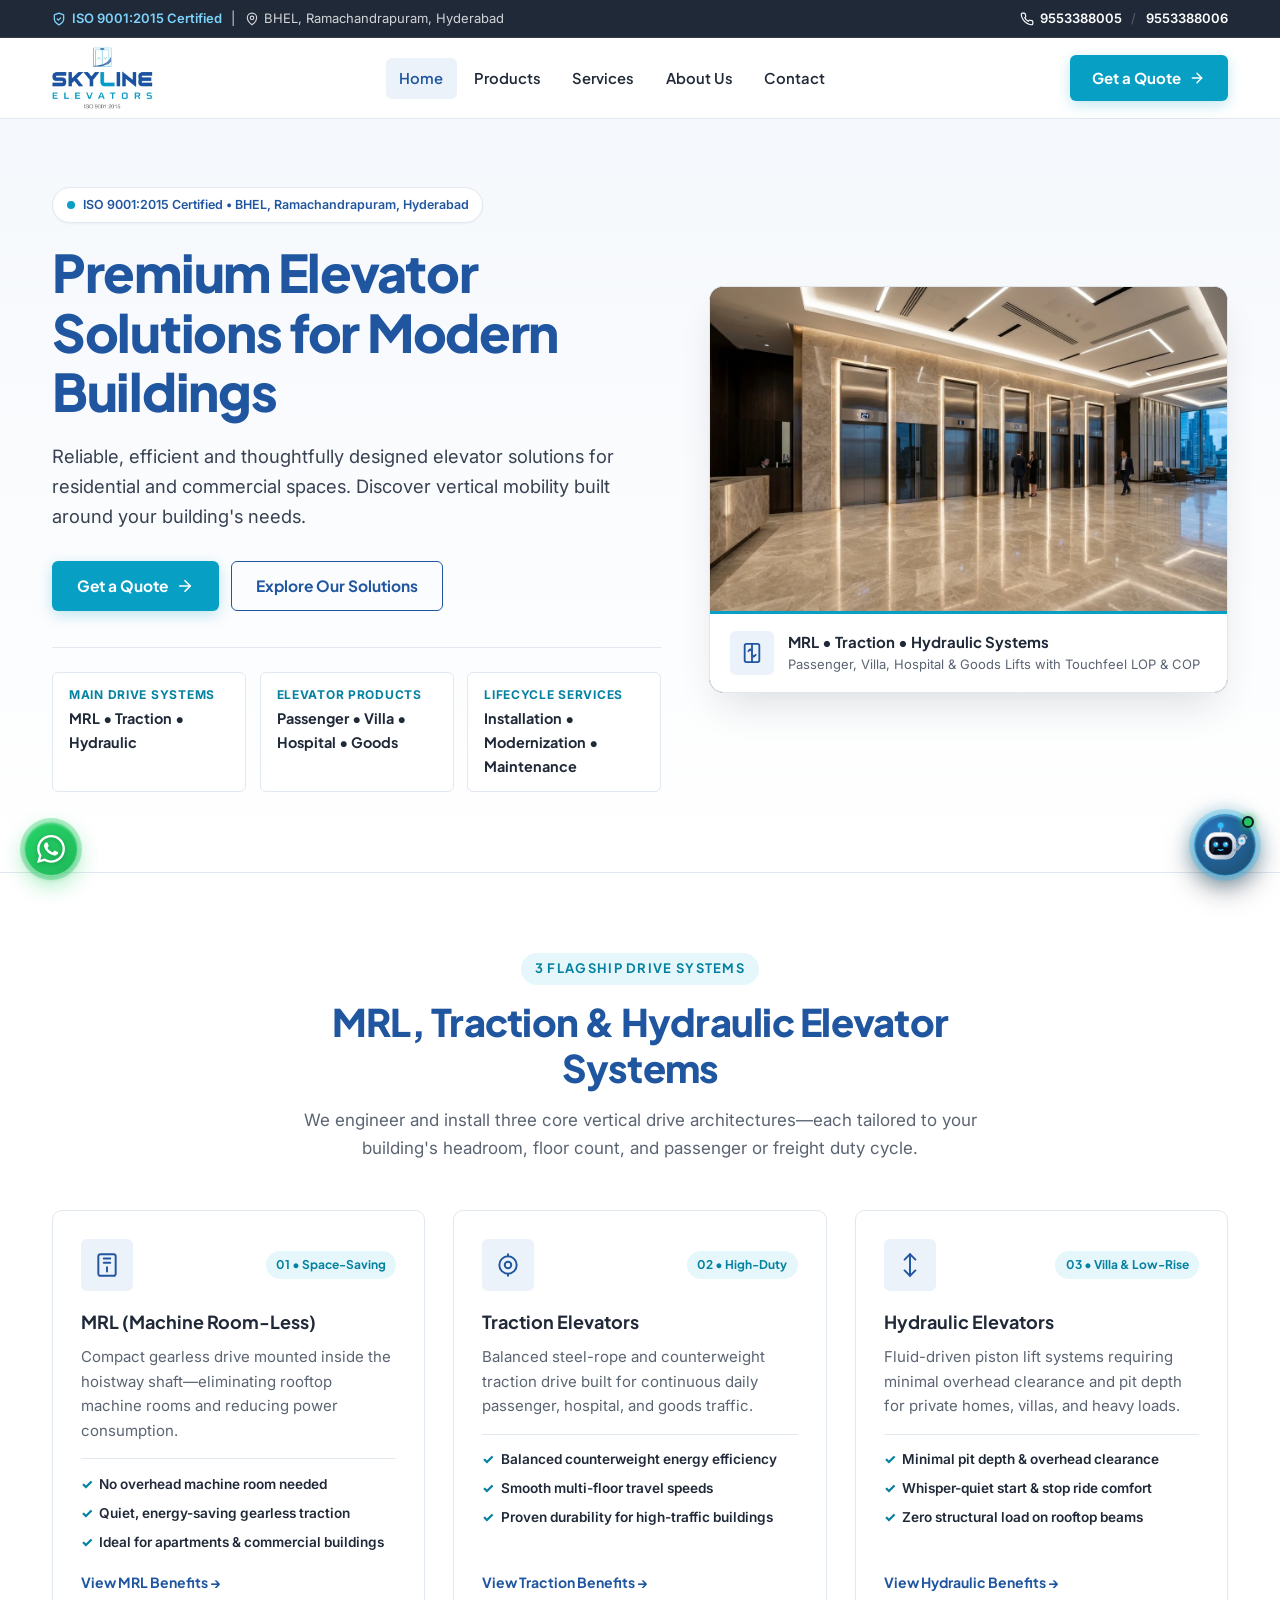
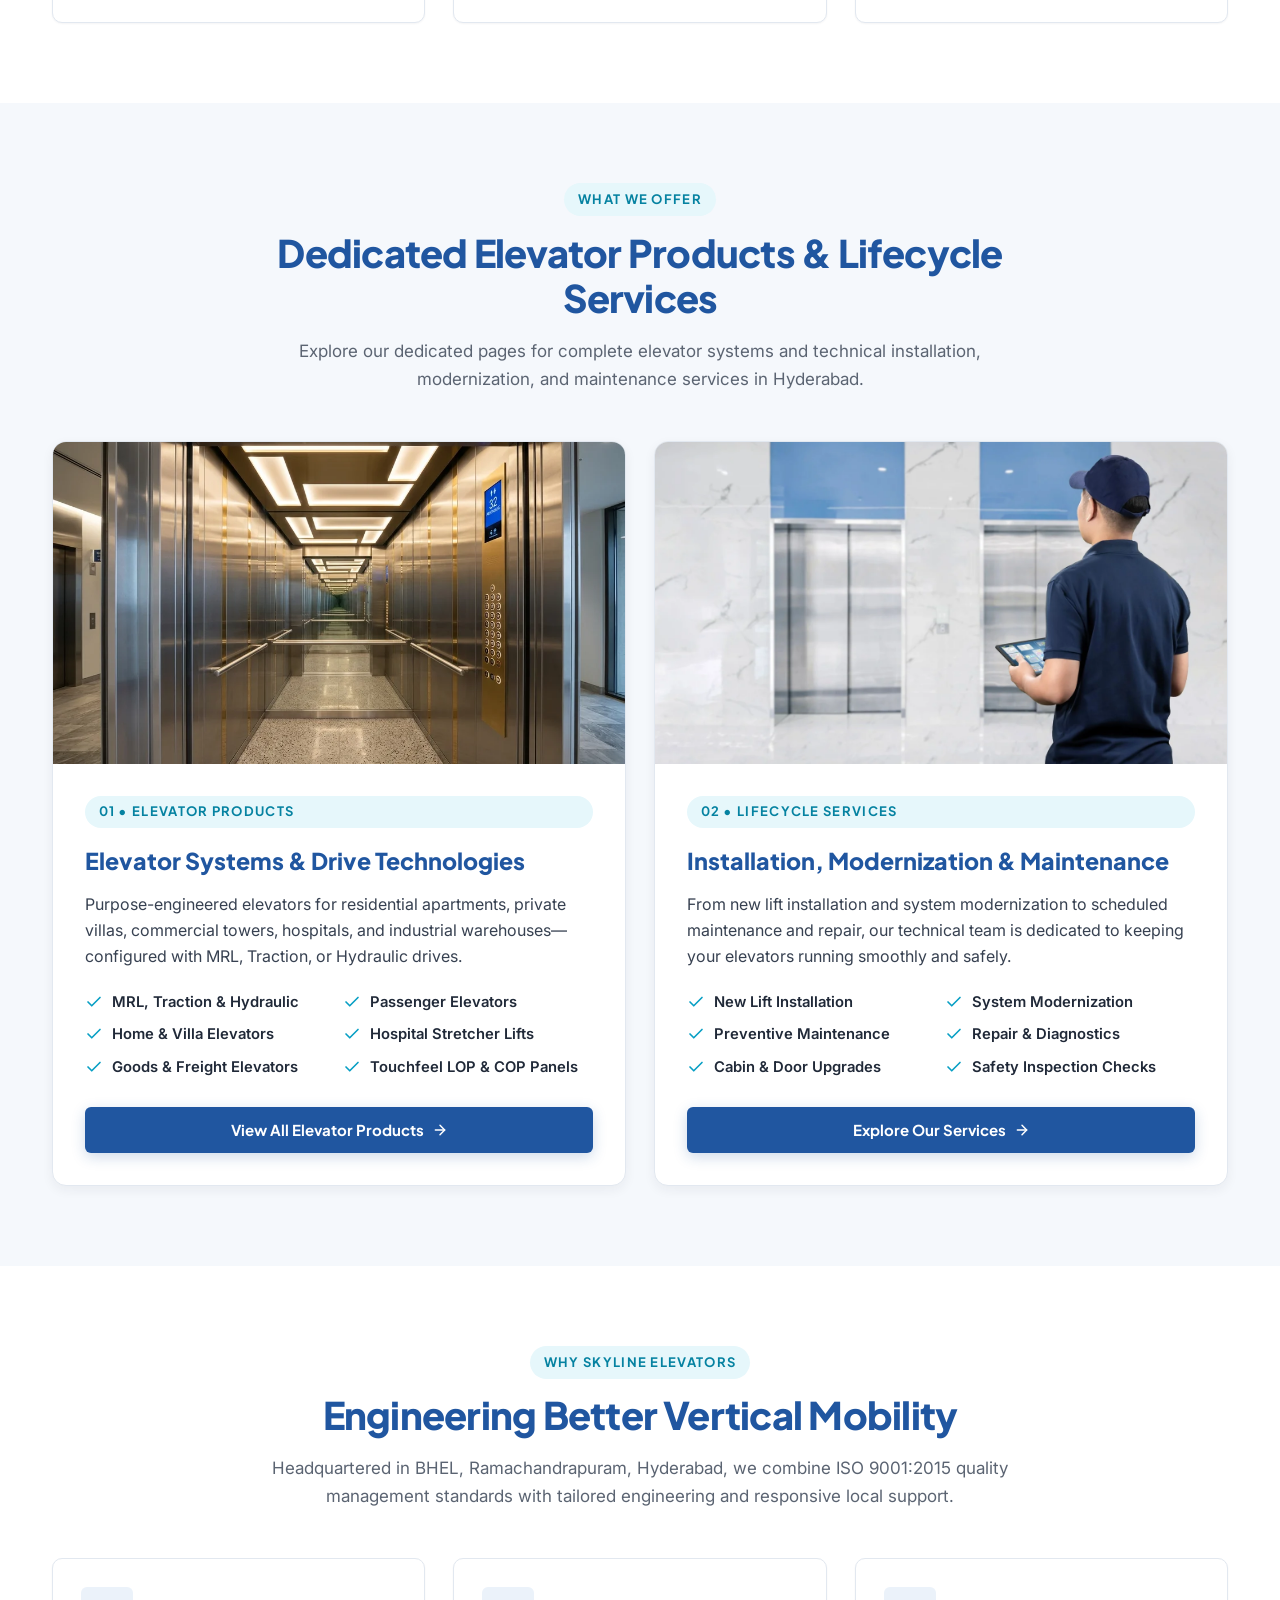
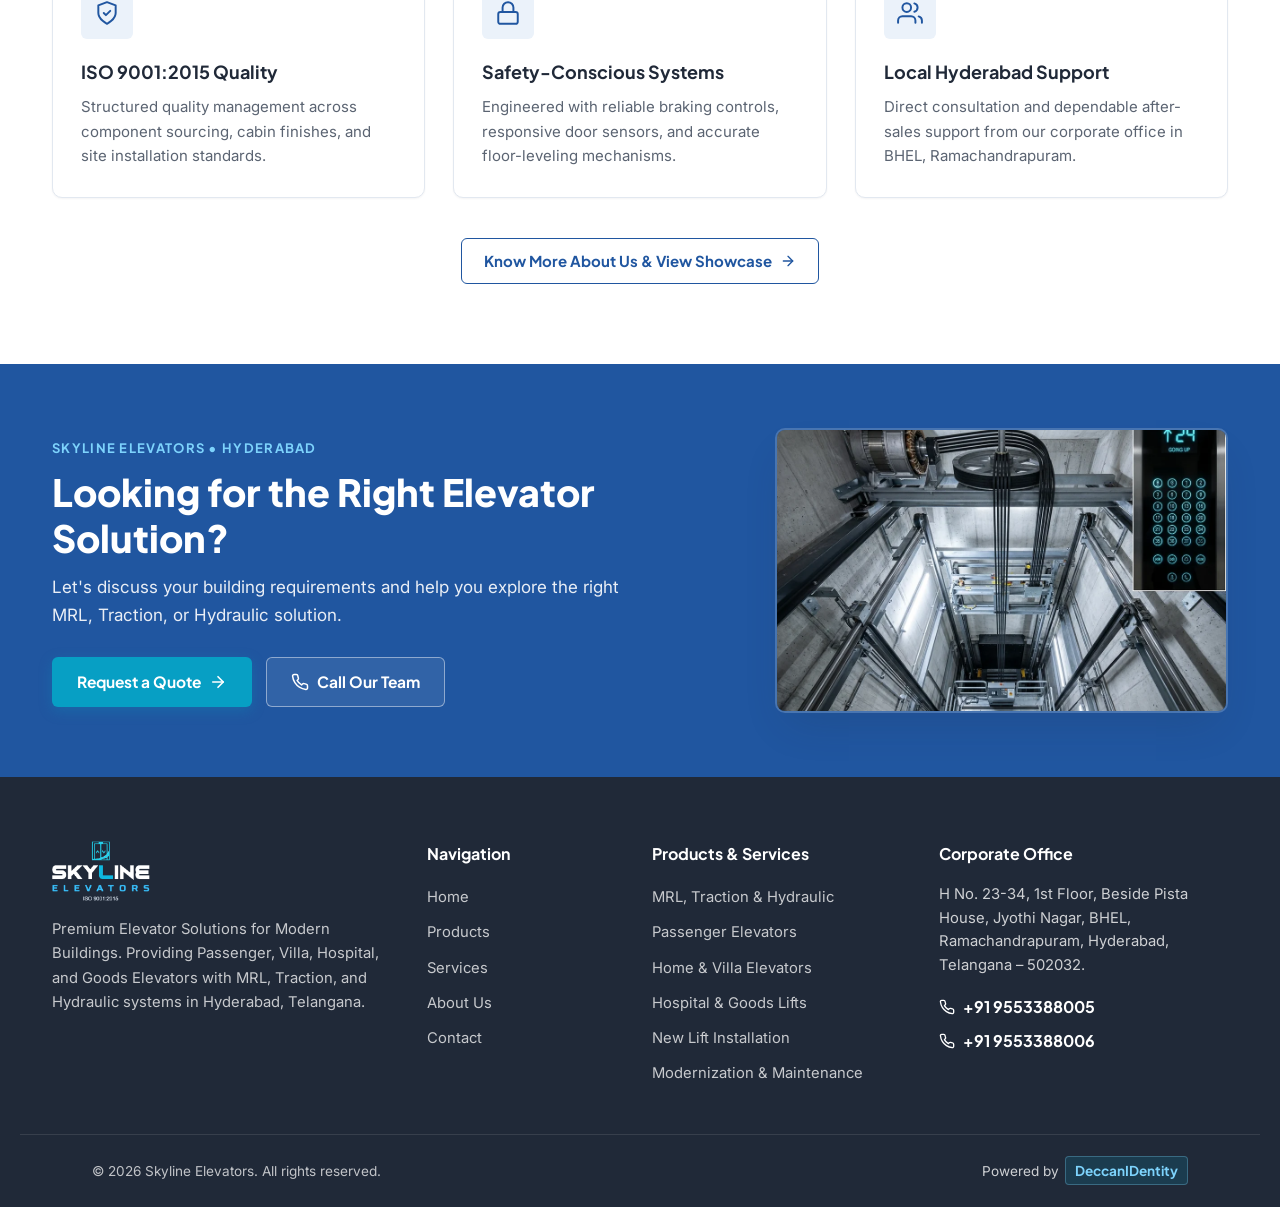
<file: index.html>
<!DOCTYPE html>
<html lang="en">
<head>
  <meta charset="UTF-8">
  <meta name="viewport" content="width=device-width, initial-scale=1.0">
  <title>Skyline Elevators | Premium Elevator Solutions in Hyderabad</title>
  <meta name="description" content="Discover premium MRL, Traction, and Hydraulic elevator solutions for modern buildings with Skyline Elevators in Hyderabad. Contact our team to discuss your elevator requirements.">
  <meta name="theme-color" content="#2056A0">

  <!-- Open Graph Metadata -->
  <meta property="og:title" content="Skyline Elevators | Premium Elevator Solutions in Hyderabad">
  <meta property="og:description" content="Discover premium elevator solutions for modern buildings with Skyline Elevators in Hyderabad. Contact our team to discuss your elevator requirements.">
  <meta property="og:type" content="website">
  <meta property="og:url" content="https://skylinelift.in/">
  <meta property="og:image" content="assets/images/hero-elevator.webp">
  <meta property="og:locale" content="en_IN">

  <!-- Twitter Card Metadata -->
  <meta name="twitter:card" content="summary_large_image">
  <meta name="twitter:title" content="Skyline Elevators | Premium Elevator Solutions in Hyderabad">
  <meta name="twitter:description" content="Reliable, efficient and thoughtfully designed MRL, Traction, and Hydraulic elevator solutions for residential and commercial spaces in Hyderabad.">
  <meta name="twitter:image" content="assets/images/hero-elevator.webp">

  <!-- Favicons -->
  <link rel="icon" type="image/svg+xml" href="assets/icons/favicon.svg">
  <link rel="icon" type="image/png" href="assets/icons/favicon.png">
  <link rel="apple-touch-icon" href="assets/icons/favicon.png">

  <!-- Typography -->
  <link rel="preconnect" href="https://fonts.googleapis.com">
  <link rel="preconnect" href="https://fonts.gstatic.com" crossorigin>
  <link href="https://fonts.googleapis.com/css2?family=Inter:wght@400;500;600;700&family=Plus+Jakarta+Sans:wght@600;700;800&display=swap" rel="stylesheet">

  <!-- Main Stylesheet -->
  <link rel="stylesheet" href="assets/css/styles.css">
</head>
<body>
  <a class="skip-link" href="#main-content">Skip to main content</a>

  <!-- Top Utility Bar -->
  <div class="utility-bar" role="region" aria-label="Company quick contact information">
    <div class="container utility-inner">
      <div class="utility-left">
        <span class="iso-pill">
          <svg width="14" height="14" viewBox="0 0 24 24" fill="none" stroke="currentColor" stroke-width="2.2" stroke-linecap="round" stroke-linejoin="round" aria-hidden="true">
            <path d="M12 22s8-4 8-10V5l-8-3-8 3v7c0 6 8 10 8 10z"/>
            <path d="m9 12 2 2 4-4"/>
          </svg>
          ISO 9001:2015 Certified
        </span>
        <span class="utility-divider" aria-hidden="true">|</span>
        <span class="utility-location">
          <svg width="14" height="14" viewBox="0 0 24 24" fill="none" stroke="currentColor" stroke-width="2" stroke-linecap="round" stroke-linejoin="round" aria-hidden="true">
            <path d="M20 10c0 6-8 12-8 12s-8-6-8-12a8 8 0 0 1 16 0Z"/>
            <circle cx="12" cy="10" r="3"/>
          </svg>
          BHEL, Ramachandrapuram, Hyderabad
        </span>
      </div>
      <div class="utility-right">
        <a href="tel:+919553388005" class="utility-phone">
          <svg width="14" height="14" viewBox="0 0 24 24" fill="none" stroke="currentColor" stroke-width="2" stroke-linecap="round" stroke-linejoin="round" aria-hidden="true">
            <path d="M22 16.92v3a2 2 0 0 1-2.18 2 19.79 19.79 0 0 1-8.63-3.07 19.5 19.5 0 0 1-6-6 19.79 19.79 0 0 1-3.07-8.67A2 2 0 0 1 4.11 2h3a2 2 0 0 1 2 1.72 12.84 12.84 0 0 0 .7 2.81 2 2 0 0 1-.45 2.11L8.09 9.91a16 16 0 0 0 6 6l1.27-1.27a2 2 0 0 1 2.11-.45 12.84 12.84 0 0 0 2.81.7A2 2 0 0 1 22 16.92z"/>
          </svg>
          9553388005
        </a>
        <span class="utility-divider" aria-hidden="true">/</span>
        <a href="tel:+919553388006" class="utility-phone">9553388006</a>
      </div>
    </div>
  </div>

  <!-- Header and Minimal Navigation -->
  <header class="site-header" id="site-header">
    <div class="container header-inner">
      <a href="index.html" class="brand-logo" aria-label="Skyline Elevators - Home">
        <img src="assets/images/skyline-logo.png" alt="Skyline Elevators ISO 9001:2015 Official Logo" width="164" height="100">
      </a>

      <nav class="primary-nav" id="primary-nav" aria-label="Main Navigation">
        <ul class="nav-list">
          <li><a href="index.html" class="nav-link active" aria-current="page">Home</a></li>
          <li><a href="products.html" class="nav-link">Products</a></li>
          <li><a href="services.html" class="nav-link">Services</a></li>
          <li><a href="about.html" class="nav-link">About Us</a></li>
          <li><a href="contact.html" class="nav-link">Contact</a></li>
        </ul>
        <div class="nav-mobile-cta">
          <a href="contact.html" class="btn btn-accent btn-block">Get a Quote</a>
          <div class="nav-mobile-phones">
            <a href="tel:+919553388005">Call 9553388005</a>
            <a href="tel:+919553388006">Call 9553388006</a>
          </div>
        </div>
      </nav>

      <div class="header-actions">
        <a href="contact.html" class="btn btn-accent header-cta">
          <span>Get a Quote</span>
          <svg width="16" height="16" viewBox="0 0 24 24" fill="none" stroke="currentColor" stroke-width="2.2" stroke-linecap="round" stroke-linejoin="round" aria-hidden="true">
            <path d="M5 12h14"/>
            <path d="m12 5 7 7-7 7"/>
          </svg>
        </a>
        <button
          type="button"
          class="menu-toggle"
          id="menu-toggle"
          aria-expanded="false"
          aria-controls="primary-nav"
          aria-label="Toggle navigation menu"
        >
          <span class="hamburger-box" aria-hidden="true">
            <span class="hamburger-line"></span>
            <span class="hamburger-line"></span>
            <span class="hamburger-line"></span>
          </span>
        </button>
      </div>
    </div>
  </header>

  <main id="main-content">
    <!-- Hero Section -->
    <section class="hero-section" aria-labelledby="hero-heading">
      <div class="container hero-grid">
        <div class="hero-content">
          <div class="hero-badge">
            <span class="hero-badge-dot" aria-hidden="true"></span>
            <span>ISO 9001:2015 Certified • BHEL, Ramachandrapuram, Hyderabad</span>
          </div>
          <h1 id="hero-heading" class="hero-title">
            Premium Elevator Solutions for Modern Buildings
          </h1>
          <p class="hero-lead">
            Reliable, efficient and thoughtfully designed elevator solutions for residential and commercial spaces. Discover vertical mobility built around your building's needs.
          </p>
          <div class="hero-actions">
            <a href="contact.html" class="btn btn-accent btn-lg">
              <span>Get a Quote</span>
              <svg width="18" height="18" viewBox="0 0 24 24" fill="none" stroke="currentColor" stroke-width="2.2" stroke-linecap="round" stroke-linejoin="round" aria-hidden="true">
                <path d="M5 12h14"/>
                <path d="m12 5 7 7-7 7"/>
              </svg>
            </a>
            <a href="products.html" class="btn btn-outline-primary btn-lg">
              Explore Our Solutions
            </a>
          </div>

          <dl class="hero-specs" aria-label="Core elevator capabilities">
            <div class="hero-spec-item">
              <dt>Main Drive Systems</dt>
              <dd>MRL • Traction • Hydraulic</dd>
            </div>
            <div class="hero-spec-item">
              <dt>Elevator Products</dt>
              <dd>Passenger • Villa • Hospital • Goods</dd>
            </div>
            <div class="hero-spec-item">
              <dt>Lifecycle Services</dt>
              <dd>Installation • Modernization • Maintenance</dd>
            </div>
          </dl>
        </div>

        <div class="hero-visual">
          <div class="hero-image-frame">
            <img
              src="assets/images/hero-elevator.webp"
              alt="Modern brushed stainless-steel and architectural glass elevator lobby interior"
              width="1200"
              height="900"
              fetchpriority="high"
              class="hero-img"
            >
            <div class="hero-floating-card">
              <div class="floating-icon" aria-hidden="true">
                <svg width="22" height="22" viewBox="0 0 24 24" fill="none" stroke="currentColor" stroke-width="2" stroke-linecap="round" stroke-linejoin="round">
                  <rect x="4" y="2" width="16" height="20" rx="2"/>
                  <line x1="12" y1="2" x2="12" y2="22"/>
                  <path d="m8 10 2-2 2 2"/>
                  <path d="m16 14-2 2-2-2"/>
                </svg>
              </div>
              <div>
                <p class="floating-title">MRL • Traction • Hydraulic Systems</p>
                <p class="floating-sub">Passenger, Villa, Hospital &amp; Goods Lifts with Touchfeel LOP &amp; COP</p>
              </div>
            </div>
          </div>
        </div>
      </div>
    </section>

    <!-- Main Drive Systems Spotlight (MRL, Traction, Hydraulic) -->
    <section class="section" aria-labelledby="home-systems-heading">
      <div class="container">
        <div class="section-header reveal">
          <span class="section-eyebrow">3 Flagship Drive Systems</span>
          <h2 id="home-systems-heading" class="section-title">MRL, Traction &amp; Hydraulic Elevator Systems</h2>
          <p class="section-subtitle">
            We engineer and install three core vertical drive architectures—each tailored to your building's headroom, floor count, and passenger or freight duty cycle.
          </p>
        </div>

        <div class="features-grid">
          <article class="feature-card system-mini-card reveal">
            <div class="system-mini-header">
              <div class="feature-icon" aria-hidden="true">
                <svg width="26" height="26" viewBox="0 0 24 24" fill="none" stroke="currentColor" stroke-width="1.8" stroke-linecap="round" stroke-linejoin="round">
                  <rect x="4" y="2" width="16" height="20" rx="2"/>
                  <path d="M9 6h6"/>
                  <path d="M9 10h6"/>
                  <path d="M12 14v4"/>
                </svg>
              </div>
              <span class="system-mini-pill">01 • Space-Saving</span>
            </div>
            <h3 class="feature-title">MRL (Machine Room-Less)</h3>
            <p class="feature-desc">
              Compact gearless drive mounted inside the hoistway shaft—eliminating rooftop machine rooms and reducing power consumption.
            </p>
            <ul class="mini-benefit-list">
              <li>No overhead machine room needed</li>
              <li>Quiet, energy-saving gearless traction</li>
              <li>Ideal for apartments &amp; commercial buildings</li>
            </ul>
            <a href="products.html#main-systems" class="system-mini-link">View MRL Benefits &rarr;</a>
          </article>

          <article class="feature-card system-mini-card reveal">
            <div class="system-mini-header">
              <div class="feature-icon" aria-hidden="true">
                <svg width="26" height="26" viewBox="0 0 24 24" fill="none" stroke="currentColor" stroke-width="1.8" stroke-linecap="round" stroke-linejoin="round">
                  <circle cx="12" cy="12" r="8"/>
                  <circle cx="12" cy="12" r="3"/>
                  <line x1="12" y1="2" x2="12" y2="4"/>
                  <line x1="12" y1="20" x2="12" y2="22"/>
                </svg>
              </div>
              <span class="system-mini-pill">02 • High-Duty</span>
            </div>
            <h3 class="feature-title">Traction Elevators</h3>
            <p class="feature-desc">
              Balanced steel-rope and counterweight traction drive built for continuous daily passenger, hospital, and goods traffic.
            </p>
            <ul class="mini-benefit-list">
              <li>Balanced counterweight energy efficiency</li>
              <li>Smooth multi-floor travel speeds</li>
              <li>Proven durability for high-traffic buildings</li>
            </ul>
            <a href="products.html#main-systems" class="system-mini-link">View Traction Benefits &rarr;</a>
          </article>

          <article class="feature-card system-mini-card reveal">
            <div class="system-mini-header">
              <div class="feature-icon" aria-hidden="true">
                <svg width="26" height="26" viewBox="0 0 24 24" fill="none" stroke="currentColor" stroke-width="1.8" stroke-linecap="round" stroke-linejoin="round">
                  <path d="M12 2v20"/>
                  <path d="m17 7-5-5-5 5"/>
                  <path d="m17 17-5 5-5-5"/>
                </svg>
              </div>
              <span class="system-mini-pill">03 • Villa &amp; Low-Rise</span>
            </div>
            <h3 class="feature-title">Hydraulic Elevators</h3>
            <p class="feature-desc">
              Fluid-driven piston lift systems requiring minimal overhead clearance and pit depth for private homes, villas, and heavy loads.
            </p>
            <ul class="mini-benefit-list">
              <li>Minimal pit depth &amp; overhead clearance</li>
              <li>Whisper-quiet start &amp; stop ride comfort</li>
              <li>Zero structural load on rooftop beams</li>
            </ul>
            <a href="products.html#main-systems" class="system-mini-link">View Hydraulic Benefits &rarr;</a>
          </article>
        </div>
      </div>
    </section>

    <!-- Core Divisions Overview: Strictly Separated Products & Services -->
    <section class="section bg-alt" aria-labelledby="divisions-heading">
      <div class="container">
        <div class="section-header reveal">
          <span class="section-eyebrow">What We Offer</span>
          <h2 id="divisions-heading" class="section-title">Dedicated Elevator Products &amp; Lifecycle Services</h2>
          <p class="section-subtitle">
            Explore our dedicated pages for complete elevator systems and technical installation, modernization, and maintenance services in Hyderabad.
          </p>
        </div>

        <div class="division-grid">
          <!-- Products Division Card -->
          <article class="division-card reveal">
            <div class="division-media">
              <img
                src="assets/images/services/passenger-elevators.webp"
                alt="Passenger and residential elevator cabins by Skyline Elevators"
                width="800"
                height="450"
                loading="lazy"
              >
            </div>
            <div class="division-body">
              <span class="section-eyebrow">01 • Elevator Products</span>
              <h3 class="division-title">Elevator Systems &amp; Drive Technologies</h3>
              <p class="division-text">
                Purpose-engineered elevators for residential apartments, private villas, commercial towers, hospitals, and industrial warehouses—configured with MRL, Traction, or Hydraulic drives.
              </p>
              <ul class="division-list">
                <li>
                  <svg width="18" height="18" viewBox="0 0 24 24" fill="none" stroke="currentColor" stroke-width="2.2" stroke-linecap="round" stroke-linejoin="round" aria-hidden="true"><polyline points="20 6 9 17 4 12"/></svg>
                  <span>MRL, Traction &amp; Hydraulic</span>
                </li>
                <li>
                  <svg width="18" height="18" viewBox="0 0 24 24" fill="none" stroke="currentColor" stroke-width="2.2" stroke-linecap="round" stroke-linejoin="round" aria-hidden="true"><polyline points="20 6 9 17 4 12"/></svg>
                  <span>Passenger Elevators</span>
                </li>
                <li>
                  <svg width="18" height="18" viewBox="0 0 24 24" fill="none" stroke="currentColor" stroke-width="2.2" stroke-linecap="round" stroke-linejoin="round" aria-hidden="true"><polyline points="20 6 9 17 4 12"/></svg>
                  <span>Home &amp; Villa Elevators</span>
                </li>
                <li>
                  <svg width="18" height="18" viewBox="0 0 24 24" fill="none" stroke="currentColor" stroke-width="2.2" stroke-linecap="round" stroke-linejoin="round" aria-hidden="true"><polyline points="20 6 9 17 4 12"/></svg>
                  <span>Hospital Stretcher Lifts</span>
                </li>
                <li>
                  <svg width="18" height="18" viewBox="0 0 24 24" fill="none" stroke="currentColor" stroke-width="2.2" stroke-linecap="round" stroke-linejoin="round" aria-hidden="true"><polyline points="20 6 9 17 4 12"/></svg>
                  <span>Goods &amp; Freight Elevators</span>
                </li>
                <li>
                  <svg width="18" height="18" viewBox="0 0 24 24" fill="none" stroke="currentColor" stroke-width="2.2" stroke-linecap="round" stroke-linejoin="round" aria-hidden="true"><polyline points="20 6 9 17 4 12"/></svg>
                  <span>Touchfeel LOP &amp; COP Panels</span>
                </li>
              </ul>
              <a href="products.html" class="btn btn-primary">
                <span>View All Elevator Products</span>
                <svg width="16" height="16" viewBox="0 0 24 24" fill="none" stroke="currentColor" stroke-width="2.2" stroke-linecap="round" stroke-linejoin="round" aria-hidden="true">
                  <path d="M5 12h14"/>
                  <path d="m12 5 7 7-7 7"/>
                </svg>
              </a>
            </div>
          </article>

          <!-- Services Division Card -->
          <article class="division-card reveal">
            <div class="division-media">
              <img
                src="assets/images/about-elevator.webp"
                alt="Elevator installation, modernization, and preventive maintenance services"
                width="800"
                height="450"
                loading="lazy"
              >
            </div>
            <div class="division-body">
              <span class="section-eyebrow">02 • Lifecycle Services</span>
              <h3 class="division-title">Installation, Modernization &amp; Maintenance</h3>
              <p class="division-text">
                From new lift installation and system modernization to scheduled maintenance and repair, our technical team is dedicated to keeping your elevators running smoothly and safely.
              </p>
              <ul class="division-list">
                <li>
                  <svg width="18" height="18" viewBox="0 0 24 24" fill="none" stroke="currentColor" stroke-width="2.2" stroke-linecap="round" stroke-linejoin="round" aria-hidden="true"><polyline points="20 6 9 17 4 12"/></svg>
                  <span>New Lift Installation</span>
                </li>
                <li>
                  <svg width="18" height="18" viewBox="0 0 24 24" fill="none" stroke="currentColor" stroke-width="2.2" stroke-linecap="round" stroke-linejoin="round" aria-hidden="true"><polyline points="20 6 9 17 4 12"/></svg>
                  <span>System Modernization</span>
                </li>
                <li>
                  <svg width="18" height="18" viewBox="0 0 24 24" fill="none" stroke="currentColor" stroke-width="2.2" stroke-linecap="round" stroke-linejoin="round" aria-hidden="true"><polyline points="20 6 9 17 4 12"/></svg>
                  <span>Preventive Maintenance</span>
                </li>
                <li>
                  <svg width="18" height="18" viewBox="0 0 24 24" fill="none" stroke="currentColor" stroke-width="2.2" stroke-linecap="round" stroke-linejoin="round" aria-hidden="true"><polyline points="20 6 9 17 4 12"/></svg>
                  <span>Repair &amp; Diagnostics</span>
                </li>
                <li>
                  <svg width="18" height="18" viewBox="0 0 24 24" fill="none" stroke="currentColor" stroke-width="2.2" stroke-linecap="round" stroke-linejoin="round" aria-hidden="true"><polyline points="20 6 9 17 4 12"/></svg>
                  <span>Cabin &amp; Door Upgrades</span>
                </li>
                <li>
                  <svg width="18" height="18" viewBox="0 0 24 24" fill="none" stroke="currentColor" stroke-width="2.2" stroke-linecap="round" stroke-linejoin="round" aria-hidden="true"><polyline points="20 6 9 17 4 12"/></svg>
                  <span>Safety Inspection Checks</span>
                </li>
              </ul>
              <a href="services.html" class="btn btn-primary">
                <span>Explore Our Services</span>
                <svg width="16" height="16" viewBox="0 0 24 24" fill="none" stroke="currentColor" stroke-width="2.2" stroke-linecap="round" stroke-linejoin="round" aria-hidden="true">
                  <path d="M5 12h14"/>
                  <path d="m12 5 7 7-7 7"/>
                </svg>
              </a>
            </div>
          </article>
        </div>
      </div>
    </section>

    <!-- Executive Summary of Why Choose Skyline Elevators -->
    <section class="section why-section" aria-labelledby="why-home-heading">
      <div class="container">
        <div class="section-header reveal">
          <span class="section-eyebrow">Why Skyline Elevators</span>
          <h2 id="why-home-heading" class="section-title">Engineering Better Vertical Mobility</h2>
          <p class="section-subtitle">
            Headquartered in BHEL, Ramachandrapuram, Hyderabad, we combine ISO 9001:2015 quality management standards with tailored engineering and responsive local support.
          </p>
        </div>

        <div class="features-grid">
          <div class="feature-card reveal">
            <div class="feature-icon" aria-hidden="true">
              <svg width="26" height="26" viewBox="0 0 24 24" fill="none" stroke="currentColor" stroke-width="1.8" stroke-linecap="round" stroke-linejoin="round">
                <path d="M12 22s8-4 8-10V5l-8-3-8 3v7c0 6 8 10 8 10z"/>
                <path d="m9 12 2 2 4-4"/>
              </svg>
            </div>
            <h3 class="feature-title">ISO 9001:2015 Quality</h3>
            <p class="feature-desc">
              Structured quality management across component sourcing, cabin finishes, and site installation standards.
            </p>
          </div>

          <div class="feature-card reveal">
            <div class="feature-icon" aria-hidden="true">
              <svg width="26" height="26" viewBox="0 0 24 24" fill="none" stroke="currentColor" stroke-width="1.8" stroke-linecap="round" stroke-linejoin="round">
                <rect x="3" y="11" width="18" height="11" rx="2" ry="2"/>
                <path d="M7 11V7a5 5 0 0 1 10 0v4"/>
              </svg>
            </div>
            <h3 class="feature-title">Safety-Conscious Systems</h3>
            <p class="feature-desc">
              Engineered with reliable braking controls, responsive door sensors, and accurate floor-leveling mechanisms.
            </p>
          </div>

          <div class="feature-card reveal">
            <div class="feature-icon" aria-hidden="true">
              <svg width="26" height="26" viewBox="0 0 24 24" fill="none" stroke="currentColor" stroke-width="1.8" stroke-linecap="round" stroke-linejoin="round">
                <path d="M17 21v-2a4 4 0 0 0-4-4H5a4 4 0 0 0-4 4v2"/>
                <circle cx="9" cy="7" r="4"/>
                <path d="M23 21v-2a4 4 0 0 0-3-3.87"/>
                <path d="M16 3.13a4 4 0 0 1 0 7.75"/>
              </svg>
            </div>
            <h3 class="feature-title">Local Hyderabad Support</h3>
            <p class="feature-desc">
              Direct consultation and dependable after-sales support from our corporate office in BHEL, Ramachandrapuram.
            </p>
          </div>
        </div>

        <div class="reveal" style="text-align: center; margin-top: 2.5rem;">
          <a href="about.html" class="btn btn-outline-primary">
            <span>Know More About Us &amp; View Showcase</span>
            <svg width="16" height="16" viewBox="0 0 24 24" fill="none" stroke="currentColor" stroke-width="2" stroke-linecap="round" stroke-linejoin="round" aria-hidden="true">
              <path d="M5 12h14"/>
              <path d="m12 5 7 7-7 7"/>
            </svg>
          </a>
        </div>
      </div>
    </section>

    <!-- Call-to-Action Banner -->
    <section class="cta-banner" aria-labelledby="cta-heading">
      <div class="container cta-banner-inner reveal">
        <div class="cta-banner-content">
          <span class="cta-eyebrow">Skyline Elevators • Hyderabad</span>
          <h2 id="cta-heading" class="cta-title">Looking for the Right Elevator Solution?</h2>
          <p class="cta-text">
            Let's discuss your building requirements and help you explore the right MRL, Traction, or Hydraulic solution.
          </p>
          <div class="cta-actions">
            <a href="contact.html" class="btn btn-accent btn-lg">
              <span>Request a Quote</span>
              <svg width="18" height="18" viewBox="0 0 24 24" fill="none" stroke="currentColor" stroke-width="2.2" stroke-linecap="round" stroke-linejoin="round" aria-hidden="true">
                <path d="M5 12h14"/>
                <path d="m12 5 7 7-7 7"/>
              </svg>
            </a>
            <a href="tel:+919553388005" class="btn btn-white-outline btn-lg">
              <svg width="18" height="18" viewBox="0 0 24 24" fill="none" stroke="currentColor" stroke-width="2" stroke-linecap="round" stroke-linejoin="round" aria-hidden="true">
                <path d="M22 16.92v3a2 2 0 0 1-2.18 2 19.79 19.79 0 0 1-8.63-3.07 19.5 19.5 0 0 1-6-6 19.79 19.79 0 0 1-3.07-8.67A2 2 0 0 1 4.11 2h3a2 2 0 0 1 2 1.72 12.84 12.84 0 0 0 .7 2.81 2 2 0 0 1-.45 2.11L8.09 9.91a16 16 0 0 0 6 6l1.27-1.27a2 2 0 0 1 2.11-.45 12.84 12.84 0 0 0 2.81.7A2 2 0 0 1 22 16.92z"/>
              </svg>
              <span>Call Our Team</span>
            </a>
          </div>
        </div>
        <div class="cta-banner-media">
          <img
            src="assets/images/services/elevator-systems.webp"
            alt="Modern elevator control panel and precision traction shaft engineering"
            width="640"
            height="480"
            loading="lazy"
          >
        </div>
      </div>
    </section>
  </main>

  <!-- Footer -->
  <footer class="site-footer">
    <div class="container footer-grid">
      <div class="footer-brand-col">
        <a href="index.html" class="footer-logo" aria-label="Skyline Elevators Home">
          <img src="assets/images/skyline-logo-white.png" alt="Skyline Elevators ISO 9001:2015 Logo" width="158" height="96" loading="lazy">
        </a>
        <p class="footer-desc">
          Premium Elevator Solutions for Modern Buildings. Providing Passenger, Villa, Hospital, and Goods Elevators with MRL, Traction, and Hydraulic systems in Hyderabad, Telangana.
        </p>
      </div>

      <div class="footer-links-col">
        <h3 class="footer-col-title">Navigation</h3>
        <ul class="footer-links">
          <li><a href="index.html">Home</a></li>
          <li><a href="products.html">Products</a></li>
          <li><a href="services.html">Services</a></li>
          <li><a href="about.html">About Us</a></li>
          <li><a href="contact.html">Contact</a></li>
        </ul>
      </div>

      <div class="footer-links-col">
        <h3 class="footer-col-title">Products &amp; Services</h3>
        <ul class="footer-links">
          <li><a href="products.html#main-systems">MRL, Traction &amp; Hydraulic</a></li>
          <li><a href="products.html#elevator-range">Passenger Elevators</a></li>
          <li><a href="products.html#elevator-range">Home &amp; Villa Elevators</a></li>
          <li><a href="products.html#elevator-range">Hospital &amp; Goods Lifts</a></li>
          <li><a href="services.html">New Lift Installation</a></li>
          <li><a href="services.html">Modernization &amp; Maintenance</a></li>
        </ul>
      </div>

      <div class="footer-contact-col">
        <h3 class="footer-col-title">Corporate Office</h3>
        <address class="footer-address">
          H No. 23-34, 1st Floor, Beside Pista House, Jyothi Nagar, BHEL, Ramachandrapuram, Hyderabad, Telangana – 502032.
        </address>
        <div class="footer-phones">
          <a href="tel:+919553388005" class="footer-phone-link">
            <svg width="16" height="16" viewBox="0 0 24 24" fill="none" stroke="currentColor" stroke-width="2" stroke-linecap="round" stroke-linejoin="round" aria-hidden="true">
              <path d="M22 16.92v3a2 2 0 0 1-2.18 2 19.79 19.79 0 0 1-8.63-3.07 19.5 19.5 0 0 1-6-6 19.79 19.79 0 0 1-3.07-8.67A2 2 0 0 1 4.11 2h3a2 2 0 0 1 2 1.72 12.84 12.84 0 0 0 .7 2.81 2 2 0 0 1-.45 2.11L8.09 9.91a16 16 0 0 0 6 6l1.27-1.27a2 2 0 0 1 2.11-.45 12.84 12.84 0 0 0 2.81.7A2 2 0 0 1 22 16.92z"/>
            </svg>
            +91 9553388005
          </a>
          <a href="tel:+919553388006" class="footer-phone-link">
            <svg width="16" height="16" viewBox="0 0 24 24" fill="none" stroke="currentColor" stroke-width="2" stroke-linecap="round" stroke-linejoin="round" aria-hidden="true">
              <path d="M22 16.92v3a2 2 0 0 1-2.18 2 19.79 19.79 0 0 1-8.63-3.07 19.5 19.5 0 0 1-6-6 19.79 19.79 0 0 1-3.07-8.67A2 2 0 0 1 4.11 2h3a2 2 0 0 1 2 1.72 12.84 12.84 0 0 0 .7 2.81 2 2 0 0 1-.45 2.11L8.09 9.91a16 16 0 0 0 6 6l1.27-1.27a2 2 0 0 1 2.11-.45 12.84 12.84 0 0 0 2.81.7A2 2 0 0 1 22 16.92z"/>
            </svg>
            +91 9553388006
          </a>
        </div>
      </div>
    </div>

    <div class="container footer-bottom">
      <p>&copy; <span id="current-year">2026</span> Skyline Elevators. All rights reserved.</p>
      <p class="footer-bottom-right">
        Powered by <a href="https://www.deccanidentity.com" target="_blank" rel="noopener noreferrer" class="powered-by-link">DeccanIDentity</a>
      </p>
    </div>
  </footer>

  <!-- Back to Top Button -->
  <button type="button" id="back-to-top" class="back-to-top" aria-label="Scroll back to top" hidden>
    <svg width="20" height="20" viewBox="0 0 24 24" fill="none" stroke="currentColor" stroke-width="2.4" stroke-linecap="round" stroke-linejoin="round" aria-hidden="true">
      <path d="m18 15-6-6-6 6"/>
    </svg>
  </button>

  <script src="assets/js/main.js" defer></script>
</body>
</html>
</file>
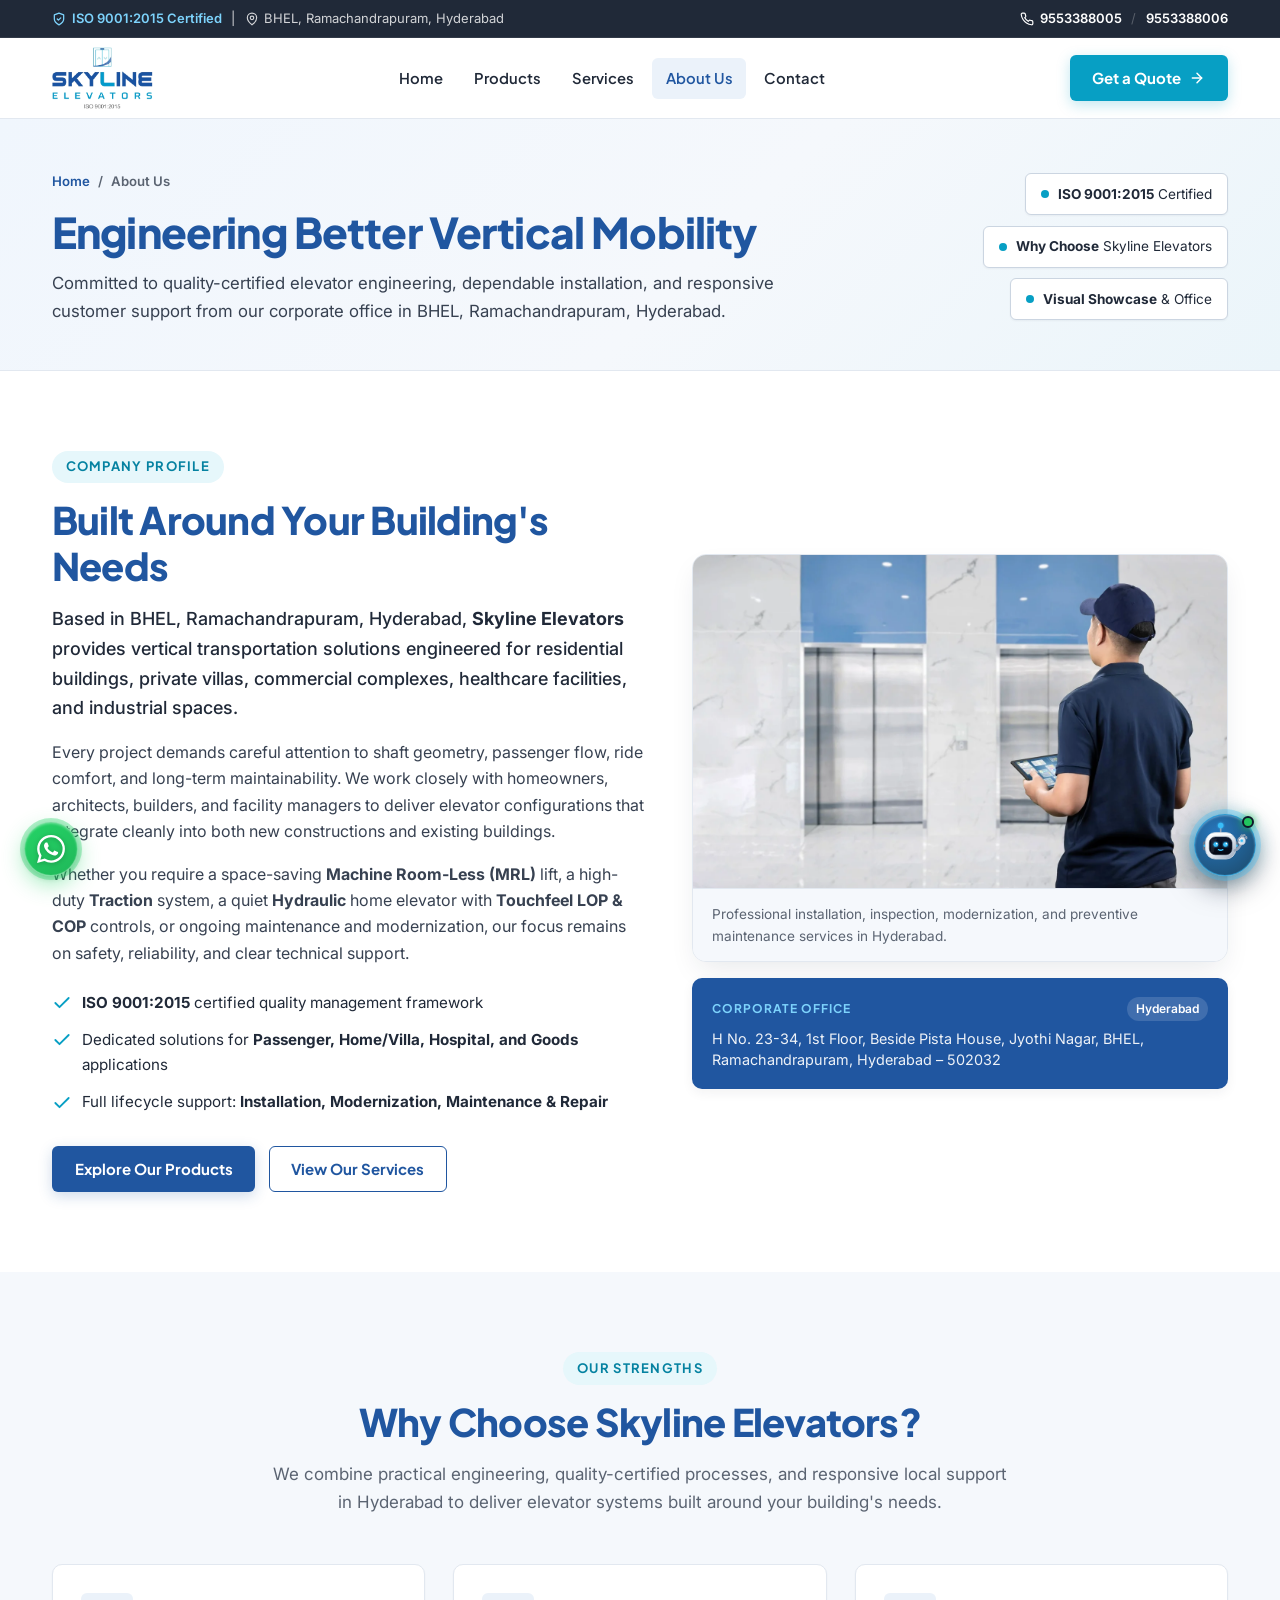
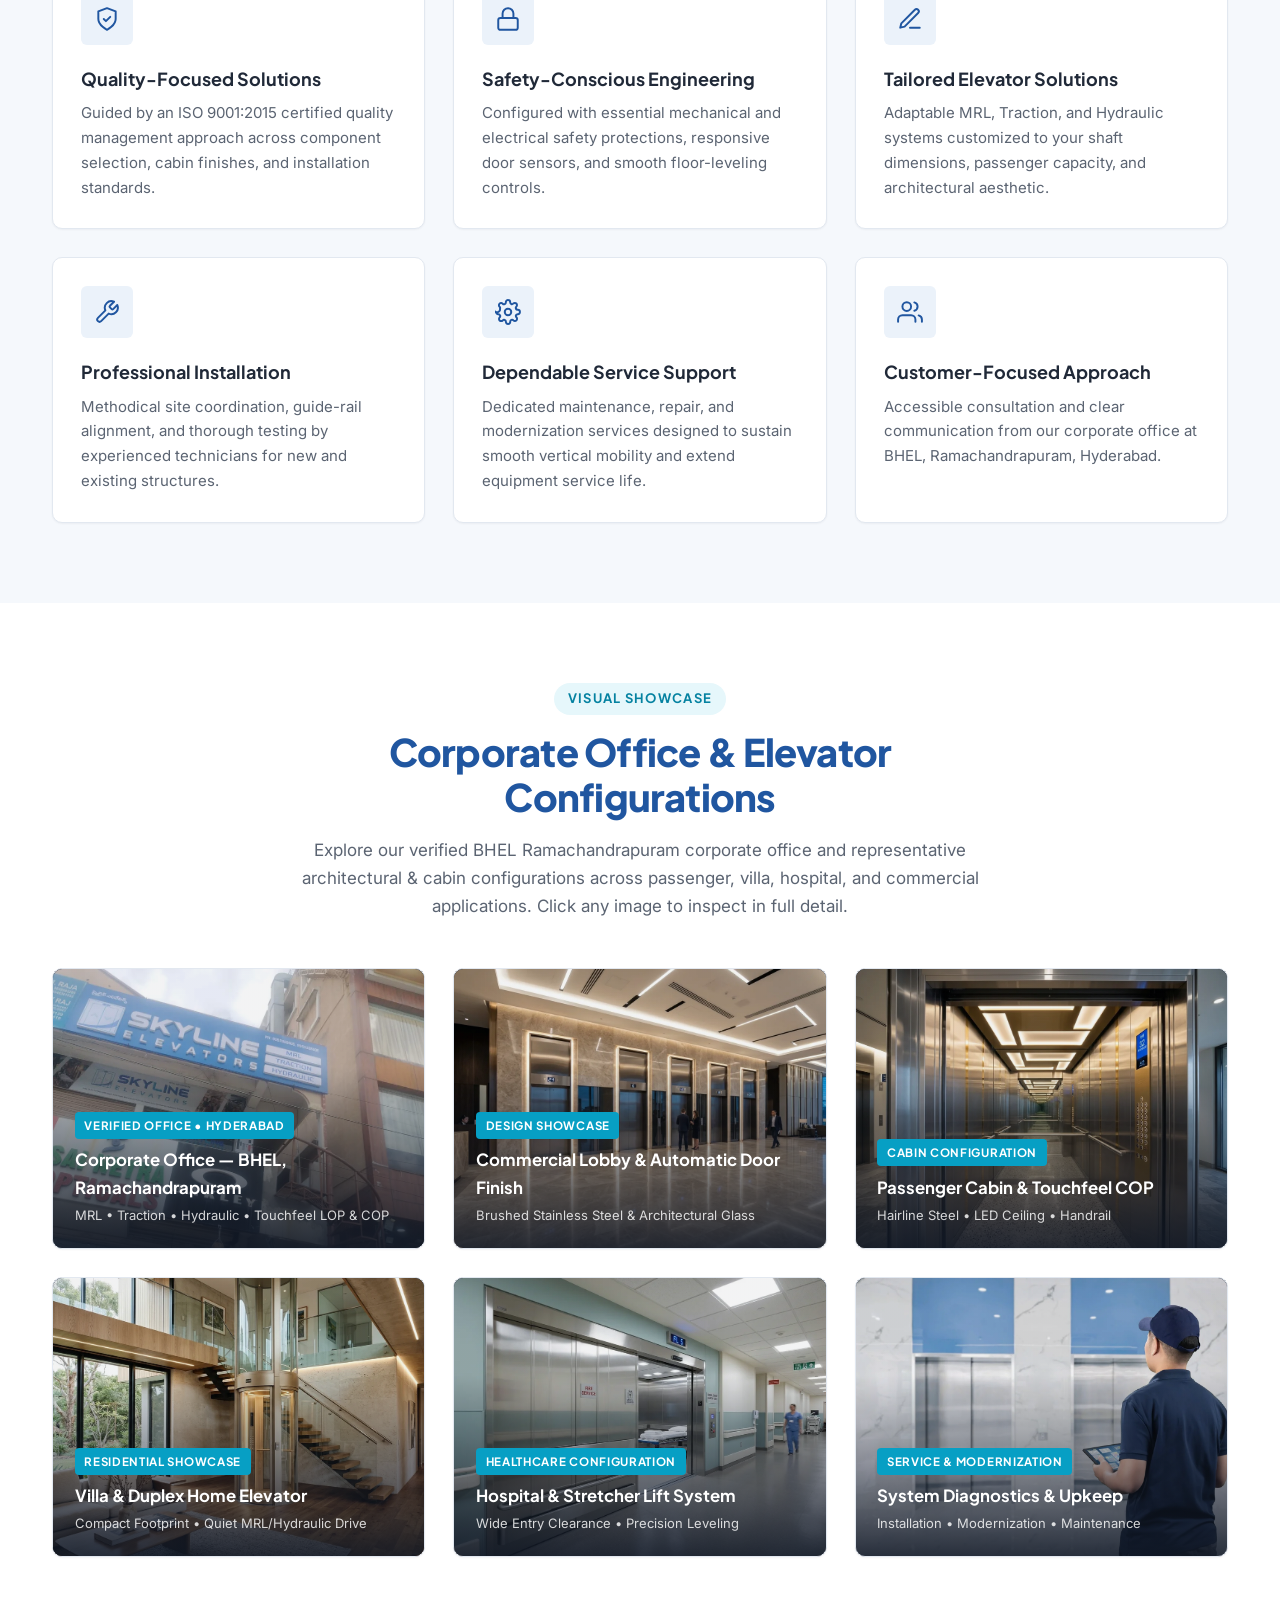
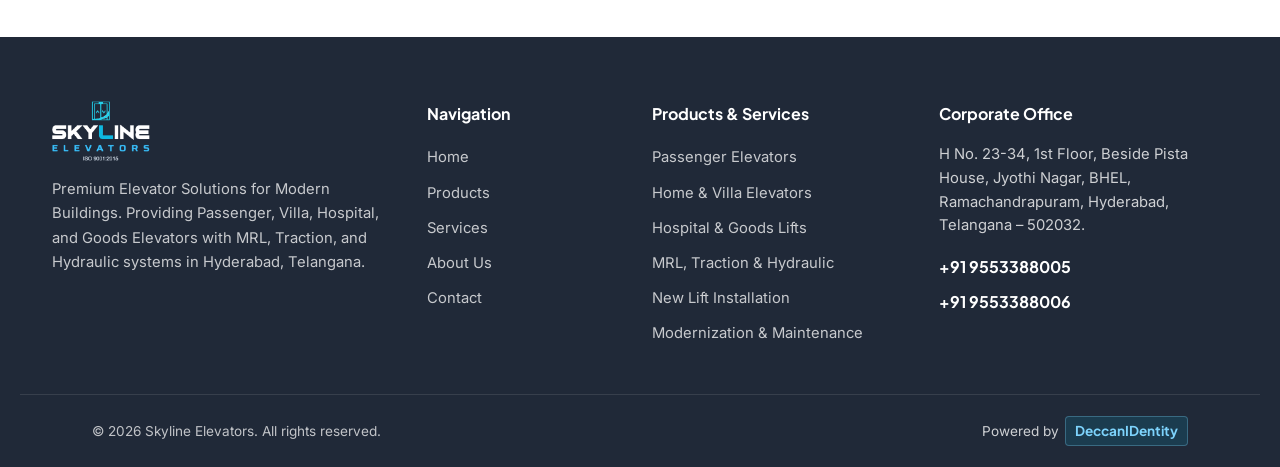
<file: about.html>
<!DOCTYPE html>
<html lang="en">
<head>
  <meta charset="UTF-8">
  <meta name="viewport" content="width=device-width, initial-scale=1.0">
  <title>About Us &amp; Showcase | Skyline Elevators Hyderabad</title>
  <meta name="description" content="Learn about Skyline Elevators (ISO 9001:2015 Certified) in BHEL, Ramachandrapuram, Hyderabad—engineering reliable vertical mobility for modern buildings.">
  <meta name="theme-color" content="#2056A0">

  <meta property="og:title" content="About Us &amp; Showcase | Skyline Elevators Hyderabad">
  <meta property="og:description" content="Discover why builders and property owners choose Skyline Elevators for residential and commercial vertical mobility in Hyderabad.">
  <meta property="og:type" content="website">
  <meta property="og:image" content="assets/images/projects/corporate-office-bhel.webp">

  <link rel="icon" type="image/svg+xml" href="assets/icons/favicon.svg">
  <link rel="icon" type="image/png" href="assets/icons/favicon.png">
  <link rel="apple-touch-icon" href="assets/icons/favicon.png">

  <link rel="preconnect" href="https://fonts.googleapis.com">
  <link rel="preconnect" href="https://fonts.gstatic.com" crossorigin>
  <link href="https://fonts.googleapis.com/css2?family=Inter:wght@400;500;600;700&family=Plus+Jakarta+Sans:wght@600;700;800&display=swap" rel="stylesheet">
  <link rel="stylesheet" href="assets/css/styles.css">
</head>
<body>
  <a class="skip-link" href="#main-content">Skip to main content</a>

  <!-- Top Utility Bar -->
  <div class="utility-bar" role="region" aria-label="Company quick contact information">
    <div class="container utility-inner">
      <div class="utility-left">
        <span class="iso-pill">
          <svg width="14" height="14" viewBox="0 0 24 24" fill="none" stroke="currentColor" stroke-width="2.2" stroke-linecap="round" stroke-linejoin="round" aria-hidden="true">
            <path d="M12 22s8-4 8-10V5l-8-3-8 3v7c0 6 8 10 8 10z"/>
            <path d="m9 12 2 2 4-4"/>
          </svg>
          ISO 9001:2015 Certified
        </span>
        <span class="utility-divider" aria-hidden="true">|</span>
        <span class="utility-location">
          <svg width="14" height="14" viewBox="0 0 24 24" fill="none" stroke="currentColor" stroke-width="2" stroke-linecap="round" stroke-linejoin="round" aria-hidden="true">
            <path d="M20 10c0 6-8 12-8 12s-8-6-8-12a8 8 0 0 1 16 0Z"/>
            <circle cx="12" cy="10" r="3"/>
          </svg>
          BHEL, Ramachandrapuram, Hyderabad
        </span>
      </div>
      <div class="utility-right">
        <a href="tel:+919553388005" class="utility-phone">
          <svg width="14" height="14" viewBox="0 0 24 24" fill="none" stroke="currentColor" stroke-width="2" stroke-linecap="round" stroke-linejoin="round" aria-hidden="true">
            <path d="M22 16.92v3a2 2 0 0 1-2.18 2 19.79 19.79 0 0 1-8.63-3.07 19.5 19.5 0 0 1-6-6 19.79 19.79 0 0 1-3.07-8.67A2 2 0 0 1 4.11 2h3a2 2 0 0 1 2 1.72 12.84 12.84 0 0 0 .7 2.81 2 2 0 0 1-.45 2.11L8.09 9.91a16 16 0 0 0 6 6l1.27-1.27a2 2 0 0 1 2.11-.45 12.84 12.84 0 0 0 2.81.7A2 2 0 0 1 22 16.92z"/>
          </svg>
          9553388005
        </a>
        <span class="utility-divider" aria-hidden="true">/</span>
        <a href="tel:+919553388006" class="utility-phone">9553388006</a>
      </div>
    </div>
  </div>

  <!-- Header and Minimal Navigation -->
  <header class="site-header" id="site-header">
    <div class="container header-inner">
      <a href="index.html" class="brand-logo" aria-label="Skyline Elevators - Home">
        <img src="assets/images/skyline-logo.png" alt="Skyline Elevators ISO 9001:2015 Official Logo" width="164" height="100">
      </a>

      <nav class="primary-nav" id="primary-nav" aria-label="Main Navigation">
        <ul class="nav-list">
          <li><a href="index.html" class="nav-link">Home</a></li>
          <li><a href="products.html" class="nav-link">Products</a></li>
          <li><a href="services.html" class="nav-link">Services</a></li>
          <li><a href="about.html" class="nav-link active" aria-current="page">About Us</a></li>
          <li><a href="contact.html" class="nav-link">Contact</a></li>
        </ul>
        <div class="nav-mobile-cta">
          <a href="contact.html" class="btn btn-accent btn-block">Get a Quote</a>
          <div class="nav-mobile-phones">
            <a href="tel:+919553388005">Call 9553388005</a>
            <a href="tel:+919553388006">Call 9553388006</a>
          </div>
        </div>
      </nav>

      <div class="header-actions">
        <a href="contact.html" class="btn btn-accent header-cta">
          <span>Get a Quote</span>
          <svg width="16" height="16" viewBox="0 0 24 24" fill="none" stroke="currentColor" stroke-width="2.2" stroke-linecap="round" stroke-linejoin="round" aria-hidden="true">
            <path d="M5 12h14"/>
            <path d="m12 5 7 7-7 7"/>
          </svg>
        </a>
        <button
          type="button"
          class="menu-toggle"
          id="menu-toggle"
          aria-expanded="false"
          aria-controls="primary-nav"
          aria-label="Toggle navigation menu"
        >
          <span class="hamburger-box" aria-hidden="true">
            <span class="hamburger-line"></span>
            <span class="hamburger-line"></span>
            <span class="hamburger-line"></span>
          </span>
        </button>
      </div>
    </div>
  </header>

  <main id="main-content">
    <!-- Page Banner -->
    <section class="page-banner" aria-labelledby="page-heading">
      <div class="container page-banner-grid">
        <div class="page-banner-inner">
          <nav class="breadcrumb" aria-label="Breadcrumb">
            <a href="index.html">Home</a>
            <span aria-hidden="true">/</span>
            <span aria-current="page">About Us</span>
          </nav>
          <h1 id="page-heading" class="page-banner-title">Engineering Better Vertical Mobility</h1>
          <p class="page-banner-lead">
            Committed to quality-certified elevator engineering, dependable installation, and responsive customer support from our corporate office in BHEL, Ramachandrapuram, Hyderabad.
          </p>
        </div>
        <div class="page-banner-badges" aria-label="Company highlights">
          <a href="#about" class="banner-system-pill">
            <span class="banner-pill-dot"></span>
            <span><strong>ISO 9001:2015</strong> Certified</span>
          </a>
          <a href="#why-choose-us" class="banner-system-pill">
            <span class="banner-pill-dot"></span>
            <span><strong>Why Choose</strong> Skyline Elevators</span>
          </a>
          <a href="#projects" class="banner-system-pill">
            <span class="banner-pill-dot"></span>
            <span><strong>Visual Showcase</strong> &amp; Office</span>
          </a>
        </div>
      </div>
    </section>

    <!-- About Skyline Elevators Section -->
    <section class="section about-section" id="about" aria-labelledby="about-story-heading">
      <div class="container about-grid">
        <div class="about-content reveal">
          <span class="section-eyebrow">Company Profile</span>
          <h2 id="about-story-heading" class="section-title">Built Around Your Building's Needs</h2>
          <p class="section-lead">
            Based in BHEL, Ramachandrapuram, Hyderabad, <strong>Skyline Elevators</strong> provides vertical transportation solutions engineered for residential buildings, private villas, commercial complexes, healthcare facilities, and industrial spaces.
          </p>
          <p class="body-text">
            Every project demands careful attention to shaft geometry, passenger flow, ride comfort, and long-term maintainability. We work closely with homeowners, architects, builders, and facility managers to deliver elevator configurations that integrate cleanly into both new constructions and existing buildings.
          </p>
          <p class="body-text">
            Whether you require a space-saving <strong>Machine Room-Less (MRL)</strong> lift, a high-duty <strong>Traction</strong> system, a quiet <strong>Hydraulic</strong> home elevator with <strong>Touchfeel LOP &amp; COP</strong> controls, or ongoing maintenance and modernization, our focus remains on safety, reliability, and clear technical support.
          </p>

          <ul class="about-checklist" aria-label="Key company highlights">
            <li>
              <svg width="20" height="20" viewBox="0 0 24 24" fill="none" stroke="currentColor" stroke-width="2.2" stroke-linecap="round" stroke-linejoin="round" aria-hidden="true">
                <polyline points="20 6 9 17 4 12"/>
              </svg>
              <span><strong>ISO 9001:2015</strong> certified quality management framework</span>
            </li>
            <li>
              <svg width="20" height="20" viewBox="0 0 24 24" fill="none" stroke="currentColor" stroke-width="2.2" stroke-linecap="round" stroke-linejoin="round" aria-hidden="true">
                <polyline points="20 6 9 17 4 12"/>
              </svg>
              <span>Dedicated solutions for <strong>Passenger, Home/Villa, Hospital, and Goods</strong> applications</span>
            </li>
            <li>
              <svg width="20" height="20" viewBox="0 0 24 24" fill="none" stroke="currentColor" stroke-width="2.2" stroke-linecap="round" stroke-linejoin="round" aria-hidden="true">
                <polyline points="20 6 9 17 4 12"/>
              </svg>
              <span>Full lifecycle support: <strong>Installation, Modernization, Maintenance &amp; Repair</strong></span>
            </li>
          </ul>

          <div class="about-actions">
            <a href="products.html" class="btn btn-primary">Explore Our Products</a>
            <a href="services.html" class="btn btn-outline-primary">View Our Services</a>
          </div>
        </div>

        <div class="about-visual reveal">
          <div class="about-image-stack">
            <figure class="about-main-figure">
              <img
                src="assets/images/about-elevator.webp"
                alt="Elevator technician inspecting dual stainless-steel passenger lifts in a modern building lobby"
                width="1200"
                height="772"
                fetchpriority="high"
                class="about-img"
              >
              <figcaption class="about-caption">
                Professional installation, inspection, modernization, and preventive maintenance services in Hyderabad.
              </figcaption>
            </figure>
            <div class="about-office-badge">
              <div class="office-badge-header">
                <span class="office-badge-tag">Corporate Office</span>
                <span class="office-badge-city">Hyderabad</span>
              </div>
              <p class="office-badge-address">
                H No. 23-34, 1st Floor, Beside Pista House, Jyothi Nagar, BHEL, Ramachandrapuram, Hyderabad – 502032
              </p>
            </div>
          </div>
        </div>
      </div>
    </section>

    <!-- Why Choose Skyline Elevators -->
    <section class="section why-section bg-alt" id="why-choose-us" aria-labelledby="why-heading">
      <div class="container">
        <div class="section-header reveal">
          <span class="section-eyebrow">Our Strengths</span>
          <h2 id="why-heading" class="section-title">Why Choose Skyline Elevators?</h2>
          <p class="section-subtitle">
            We combine practical engineering, quality-certified processes, and responsive local support in Hyderabad to deliver elevator systems built around your building's needs.
          </p>
        </div>

        <div class="features-grid">
          <div class="feature-card reveal">
            <div class="feature-icon" aria-hidden="true">
              <svg width="26" height="26" viewBox="0 0 24 24" fill="none" stroke="currentColor" stroke-width="1.8" stroke-linecap="round" stroke-linejoin="round">
                <path d="M12 22s8-4 8-10V5l-8-3-8 3v7c0 6 8 10 8 10z"/>
                <path d="m9 12 2 2 4-4"/>
              </svg>
            </div>
            <h3 class="feature-title">Quality-Focused Solutions</h3>
            <p class="feature-desc">
              Guided by an ISO 9001:2015 certified quality management approach across component selection, cabin finishes, and installation standards.
            </p>
          </div>

          <div class="feature-card reveal">
            <div class="feature-icon" aria-hidden="true">
              <svg width="26" height="26" viewBox="0 0 24 24" fill="none" stroke="currentColor" stroke-width="1.8" stroke-linecap="round" stroke-linejoin="round">
                <rect x="3" y="11" width="18" height="11" rx="2" ry="2"/>
                <path d="M7 11V7a5 5 0 0 1 10 0v4"/>
              </svg>
            </div>
            <h3 class="feature-title">Safety-Conscious Engineering</h3>
            <p class="feature-desc">
              Configured with essential mechanical and electrical safety protections, responsive door sensors, and smooth floor-leveling controls.
            </p>
          </div>

          <div class="feature-card reveal">
            <div class="feature-icon" aria-hidden="true">
              <svg width="26" height="26" viewBox="0 0 24 24" fill="none" stroke="currentColor" stroke-width="1.8" stroke-linecap="round" stroke-linejoin="round">
                <path d="M12 20h9"/>
                <path d="M16.5 3.5a2.12 2.12 0 0 1 3 3L7 19l-4 1 1-4Z"/>
              </svg>
            </div>
            <h3 class="feature-title">Tailored Elevator Solutions</h3>
            <p class="feature-desc">
              Adaptable MRL, Traction, and Hydraulic systems customized to your shaft dimensions, passenger capacity, and architectural aesthetic.
            </p>
          </div>

          <div class="feature-card reveal">
            <div class="feature-icon" aria-hidden="true">
              <svg width="26" height="26" viewBox="0 0 24 24" fill="none" stroke="currentColor" stroke-width="1.8" stroke-linecap="round" stroke-linejoin="round">
                <path d="M14.7 6.3a1 1 0 0 0 0 1.4l1.6 1.6a1 1 0 0 0 1.4 0l3.77-3.77a6 6 0 0 1-7.94 7.94l-6.91 6.91a2.12 2.12 0 0 1-3-3l6.91-6.91a6 6 0 0 1 7.94-7.94l-3.76 3.76z"/>
              </svg>
            </div>
            <h3 class="feature-title">Professional Installation</h3>
            <p class="feature-desc">
              Methodical site coordination, guide-rail alignment, and thorough testing by experienced technicians for new and existing structures.
            </p>
          </div>

          <div class="feature-card reveal">
            <div class="feature-icon" aria-hidden="true">
              <svg width="26" height="26" viewBox="0 0 24 24" fill="none" stroke="currentColor" stroke-width="1.8" stroke-linecap="round" stroke-linejoin="round">
                <circle cx="12" cy="12" r="3"/>
                <path d="M19.4 15a1.65 1.65 0 0 0 .33 1.82l.06.06a2 2 0 0 1 0 2.83 2 2 0 0 1-2.83 0l-.06-.06a1.65 1.65 0 0 0-1.82-.33 1.65 1.65 0 0 0-1 1.51V21a2 2 0 0 1-2 2 2 2 0 0 1-2-2v-.09A1.65 1.65 0 0 0 9 19.4a1.65 1.65 0 0 0-1.82.33l-.06.06a2 2 0 0 1-2.83 0 2 2 0 0 1 0-2.83l.06-.06a1.65 1.65 0 0 0 .33-1.82 1.65 1.65 0 0 0-1.51-1H3a2 2 0 0 1-2-2 2 2 0 0 1-2-2h.09A1.65 1.65 0 0 0 4.6 9a1.65 1.65 0 0 0-.33-1.82l-.06-.06a2 2 0 0 1 0-2.83 2 2 0 0 1 2.83 0l.06.06a1.65 1.65 0 0 0 1.82.33H9a1.65 1.65 0 0 0 1-1.51V3a2 2 0 0 1 2-2 2 2 0 0 1 2 2v.09a1.65 1.65 0 0 0 1 1.51 1.65 1.65 0 0 0 1.82-.33l.06-.06a2 2 0 0 1 2.83 0 2 2 0 0 1 0 2.83l-.06.06a1.65 1.65 0 0 0-.33 1.82V9a1.65 1.65 0 0 0 1.51 1H21a2 2 0 0 1 2 2 2 2 0 0 1-2 2h-.09a1.65 1.65 0 0 0-1.51 1z"/>
              </svg>
            </div>
            <h3 class="feature-title">Dependable Service Support</h3>
            <p class="feature-desc">
              Dedicated maintenance, repair, and modernization services designed to sustain smooth vertical mobility and extend equipment service life.
            </p>
          </div>

          <div class="feature-card reveal">
            <div class="feature-icon" aria-hidden="true">
              <svg width="26" height="26" viewBox="0 0 24 24" fill="none" stroke="currentColor" stroke-width="1.8" stroke-linecap="round" stroke-linejoin="round">
                <path d="M17 21v-2a4 4 0 0 0-4-4H5a4 4 0 0 0-4 4v2"/>
                <circle cx="9" cy="7" r="4"/>
                <path d="M23 21v-2a4 4 0 0 0-3-3.87"/>
                <path d="M16 3.13a4 4 0 0 1 0 7.75"/>
              </svg>
            </div>
            <h3 class="feature-title">Customer-Focused Approach</h3>
            <p class="feature-desc">
              Accessible consultation and clear communication from our corporate office at BHEL, Ramachandrapuram, Hyderabad.
            </p>
          </div>
        </div>
      </div>
    </section>

    <!-- Visual Showcase Gallery -->
    <section class="section projects-section" id="projects" aria-labelledby="projects-heading">
      <div class="container">
        <div class="section-header reveal">
          <span class="section-eyebrow">Visual Showcase</span>
          <h2 id="projects-heading" class="section-title">Corporate Office &amp; Elevator Configurations</h2>
          <p class="section-subtitle">
            Explore our verified BHEL Ramachandrapuram corporate office and representative architectural &amp; cabin configurations across passenger, villa, hospital, and commercial applications. Click any image to inspect in full detail.
          </p>
        </div>

        <div class="projects-grid">
          <figure class="project-card reveal">
            <button
              type="button"
              class="project-trigger"
              data-full="assets/images/projects/corporate-office-bhel.webp"
              data-title="Skyline Elevators Corporate Office — BHEL, Ramachandrapuram, Hyderabad"
              data-caption="Verified corporate office at H No. 23-34, 1st Floor, Beside Pista House, Jyothi Nagar, BHEL, Ramachandrapuram, Hyderabad."
              aria-label="View full image: Skyline Elevators Corporate Office in Hyderabad"
            >
              <img
                src="assets/images/projects/corporate-office-bhel.webp"
                alt="Skyline Elevators corporate office signboard at BHEL Ramachandrapuram Hyderabad showing MRL, Traction, Hydraulic, Villa, Passenger, Home, Hospital, and Goods Elevators"
                width="800"
                height="600"
                loading="lazy"
              >
              <div class="project-overlay">
                <span class="project-badge">Verified Office • Hyderabad</span>
                <h3 class="project-title">Corporate Office — BHEL, Ramachandrapuram</h3>
                <p class="project-meta">MRL • Traction • Hydraulic • Touchfeel LOP &amp; COP</p>
              </div>
            </button>
          </figure>

          <figure class="project-card reveal">
            <button
              type="button"
              class="project-trigger"
              data-full="assets/images/projects/commercial-lobby-finish.webp"
              data-title="Modern Commercial Elevator Lobby Configuration (Illustrative)"
              data-caption="Illustrative architectural configuration showcasing brushed stainless-steel automatic doors and digital hall indicators."
              aria-label="View full image: Modern Commercial Elevator Lobby Configuration"
            >
              <img
                src="assets/images/projects/commercial-lobby-finish.webp"
                alt="Illustrative modern commercial elevator lobby with brushed stainless steel doors and warm architectural lighting"
                width="800"
                height="600"
                loading="lazy"
              >
              <div class="project-overlay">
                <span class="project-badge">Design Showcase</span>
                <h3 class="project-title">Commercial Lobby &amp; Automatic Door Finish</h3>
                <p class="project-meta">Brushed Stainless Steel &amp; Architectural Glass</p>
              </div>
            </button>
          </figure>

          <figure class="project-card reveal">
            <button
              type="button"
              class="project-trigger"
              data-full="assets/images/projects/passenger-cabin-interior.webp"
              data-title="Passenger Elevator Cabin Finish & LED Ceiling (Illustrative)"
              data-caption="Illustrative passenger cabin configuration with hairline stainless-steel panels, recessed LED lighting, and Touchfeel COP."
              aria-label="View full image: Passenger Elevator Cabin Finish"
            >
              <img
                src="assets/images/projects/passenger-cabin-interior.webp"
                alt="Illustrative passenger elevator cabin interior with stainless steel panels and integrated Touchfeel control panel"
                width="800"
                height="600"
                loading="lazy"
              >
              <div class="project-overlay">
                <span class="project-badge">Cabin Configuration</span>
                <h3 class="project-title">Passenger Cabin &amp; Touchfeel COP</h3>
                <p class="project-meta">Hairline Steel • LED Ceiling • Handrail</p>
              </div>
            </button>
          </figure>

          <figure class="project-card reveal">
            <button
              type="button"
              class="project-trigger"
              data-full="assets/images/projects/villa-home-elevator.webp"
              data-title="Residential Villa & Home Elevator Configuration (Illustrative)"
              data-caption="Illustrative compact residential elevator configuration designed for modern villas and multi-level private residences."
              aria-label="View full image: Residential Villa Elevator Configuration"
            >
              <img
                src="assets/images/projects/villa-home-elevator.webp"
                alt="Illustrative luxury residential villa elevator with glass enclosure and warm interior finishes"
                width="800"
                height="600"
                loading="lazy"
              >
              <div class="project-overlay">
                <span class="project-badge">Residential Showcase</span>
                <h3 class="project-title">Villa &amp; Duplex Home Elevator</h3>
                <p class="project-meta">Compact Footprint • Quiet MRL/Hydraulic Drive</p>
              </div>
            </button>
          </figure>

          <figure class="project-card reveal">
            <button
              type="button"
              class="project-trigger"
              data-full="assets/images/services/hospital-elevators.webp"
              data-title="Hospital & Medical Stretcher Lift Configuration (Illustrative)"
              data-caption="Illustrative healthcare elevator configuration featuring wide telescopic doors and hygienic stainless-steel cabin walls."
              aria-label="View full image: Hospital Stretcher Lift Configuration"
            >
              <img
                src="assets/images/services/hospital-elevators.webp"
                alt="Illustrative hospital stretcher elevator with wide stainless-steel doors in a clinical corridor"
                width="800"
                height="600"
                loading="lazy"
              >
              <div class="project-overlay">
                <span class="project-badge">Healthcare Configuration</span>
                <h3 class="project-title">Hospital &amp; Stretcher Lift System</h3>
                <p class="project-meta">Wide Entry Clearance • Precision Leveling</p>
              </div>
            </button>
          </figure>

          <figure class="project-card reveal">
            <button
              type="button"
              class="project-trigger"
              data-full="assets/images/about-elevator.webp"
              data-title="Preventive Maintenance & System Diagnostics"
              data-caption="Routine inspection, controller modernization, and safety testing for dual passenger elevator banks."
              aria-label="View full image: Preventive Maintenance and System Diagnostics"
            >
              <img
                src="assets/images/about-elevator.webp"
                alt="Elevator service engineer checking dual passenger elevator doors and diagnostics in a marble lobby"
                width="800"
                height="600"
                loading="lazy"
              >
              <div class="project-overlay">
                <span class="project-badge">Service &amp; Modernization</span>
                <h3 class="project-title">System Diagnostics &amp; Upkeep</h3>
                <p class="project-meta">Installation • Modernization • Maintenance</p>
              </div>
            </button>
          </figure>
        </div>
      </div>
    </section>
  </main>

  <!-- Footer -->
  <footer class="site-footer">
    <div class="container footer-grid">
      <div class="footer-brand-col">
        <a href="index.html" class="footer-logo" aria-label="Skyline Elevators Home">
          <img src="assets/images/skyline-logo-white.png" alt="Skyline Elevators ISO 9001:2015 Logo" width="158" height="96" loading="lazy">
        </a>
        <p class="footer-desc">
          Premium Elevator Solutions for Modern Buildings. Providing Passenger, Villa, Hospital, and Goods Elevators with MRL, Traction, and Hydraulic systems in Hyderabad, Telangana.
        </p>
      </div>

      <div class="footer-links-col">
        <h3 class="footer-col-title">Navigation</h3>
        <ul class="footer-links">
          <li><a href="index.html">Home</a></li>
          <li><a href="products.html">Products</a></li>
          <li><a href="services.html">Services</a></li>
          <li><a href="about.html">About Us</a></li>
          <li><a href="contact.html">Contact</a></li>
        </ul>
      </div>

      <div class="footer-links-col">
        <h3 class="footer-col-title">Products &amp; Services</h3>
        <ul class="footer-links">
          <li><a href="products.html">Passenger Elevators</a></li>
          <li><a href="products.html">Home &amp; Villa Elevators</a></li>
          <li><a href="products.html">Hospital &amp; Goods Lifts</a></li>
          <li><a href="products.html">MRL, Traction &amp; Hydraulic</a></li>
          <li><a href="services.html">New Lift Installation</a></li>
          <li><a href="services.html">Modernization &amp; Maintenance</a></li>
        </ul>
      </div>

      <div class="footer-contact-col">
        <h3 class="footer-col-title">Corporate Office</h3>
        <address class="footer-address">
          H No. 23-34, 1st Floor, Beside Pista House, Jyothi Nagar, BHEL, Ramachandrapuram, Hyderabad, Telangana – 502032.
        </address>
        <div class="footer-phones">
          <a href="tel:+919553388005" class="footer-phone-link">+91 9553388005</a>
          <a href="tel:+919553388006" class="footer-phone-link">+91 9553388006</a>
        </div>
      </div>
    </div>

    <div class="container footer-bottom">
      <p>&copy; <span id="current-year">2026</span> Skyline Elevators. All rights reserved.</p>
      <p class="footer-bottom-right">
        Powered by <a href="https://www.deccanidentity.com" target="_blank" rel="noopener noreferrer" class="powered-by-link">DeccanIDentity</a>
      </p>
    </div>
  </footer>

  <button type="button" id="back-to-top" class="back-to-top" aria-label="Scroll back to top" hidden>
    <svg width="20" height="20" viewBox="0 0 24 24" fill="none" stroke="currentColor" stroke-width="2.4" stroke-linecap="round" stroke-linejoin="round" aria-hidden="true">
      <path d="m18 15-6-6-6 6"/>
    </svg>
  </button>

  <!-- Lightbox Modal (<dialog closedby="any">) -->
  <dialog id="lightbox-dialog" class="lightbox-dialog" closedby="any" aria-labelledby="lightbox-title">
    <div class="lightbox-inner">
      <div class="lightbox-header">
        <div>
          <h3 id="lightbox-title" class="lightbox-title">Project Preview</h3>
          <p id="lightbox-caption" class="lightbox-caption"></p>
        </div>
        <form method="dialog">
          <button type="submit" class="lightbox-close" aria-label="Close image preview">
            <svg width="22" height="22" viewBox="0 0 24 24" fill="none" stroke="currentColor" stroke-width="2.2" stroke-linecap="round" stroke-linejoin="round" aria-hidden="true">
              <line x1="18" y1="6" x2="6" y2="18"/>
              <line x1="6" y1="6" x2="18" y2="18"/>
            </svg>
          </button>
        </form>
      </div>
      <div class="lightbox-body">
        <img id="lightbox-img" src="assets/images/projects/corporate-office-bhel.webp" alt="" width="1200" height="900" fetchpriority="low">
      </div>
    </div>
  </dialog>

  <script src="assets/js/main.js" defer></script>
</body>
</html>
</file>
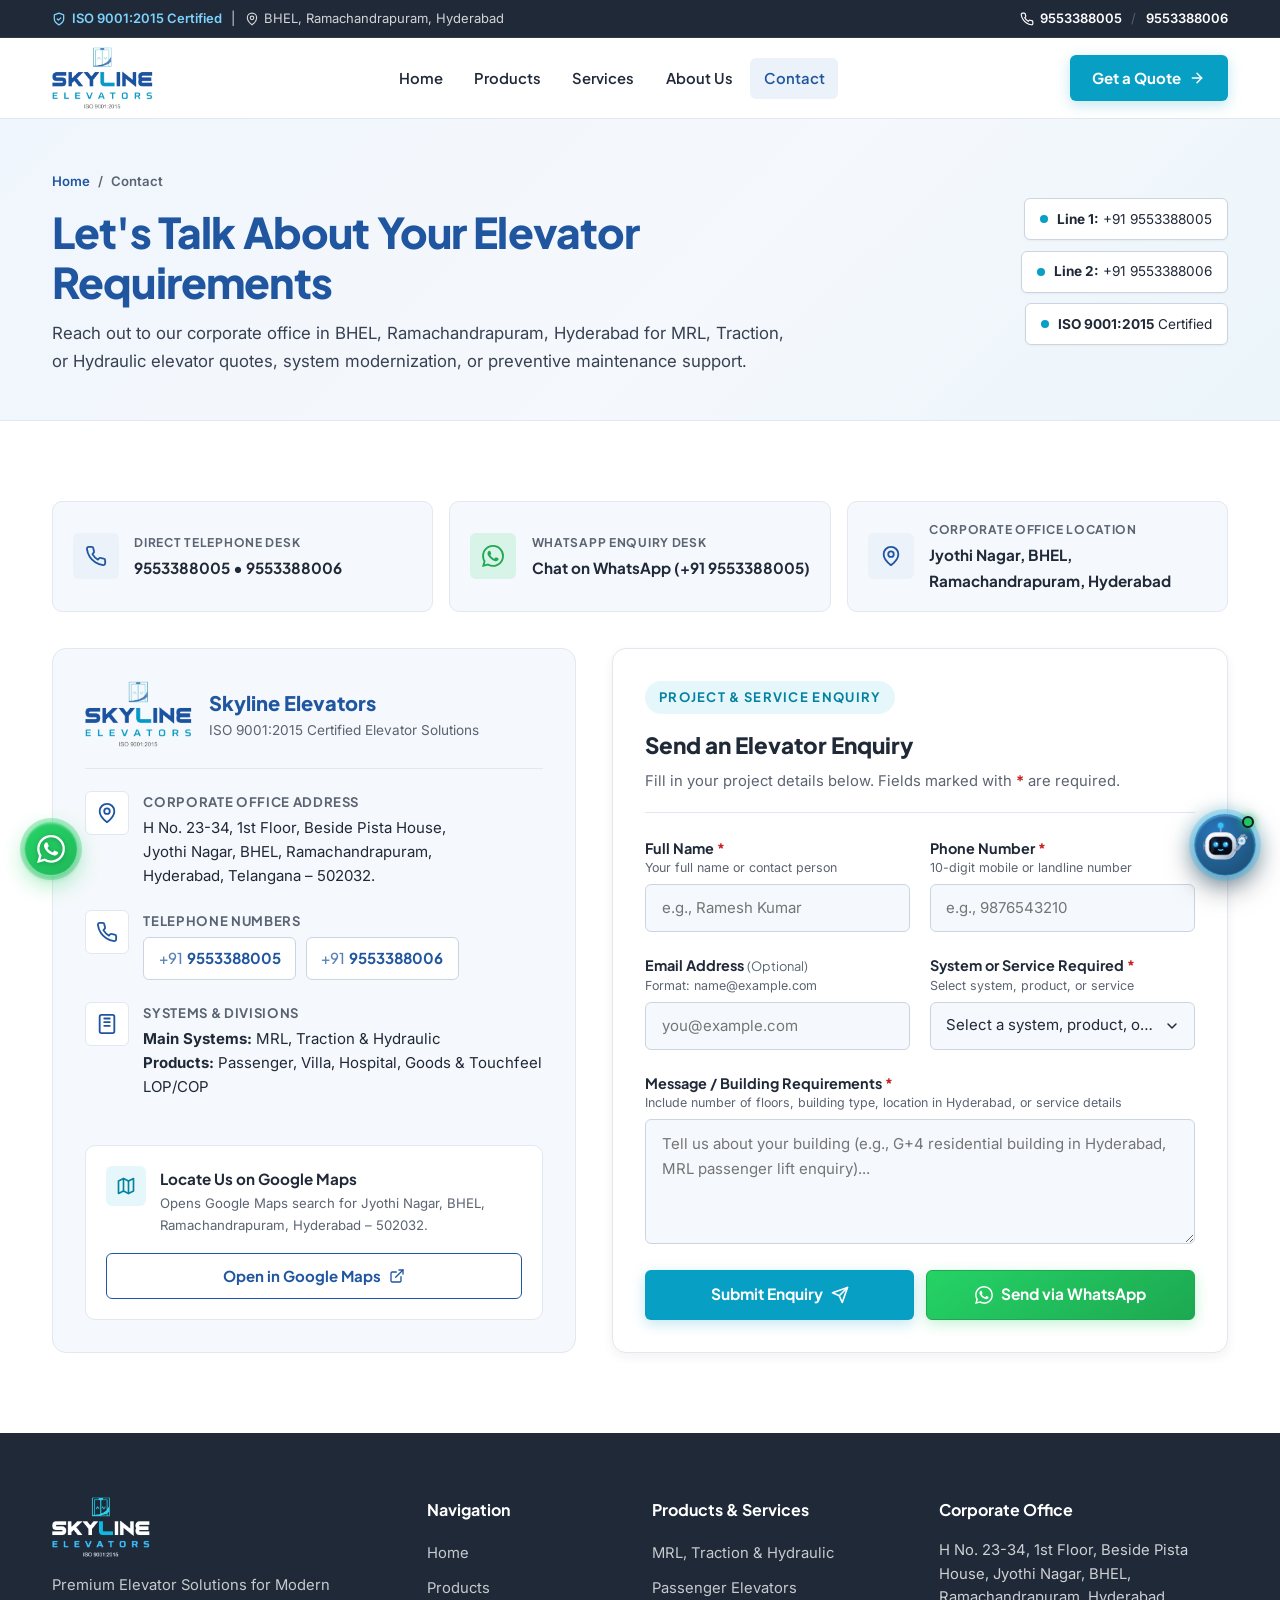
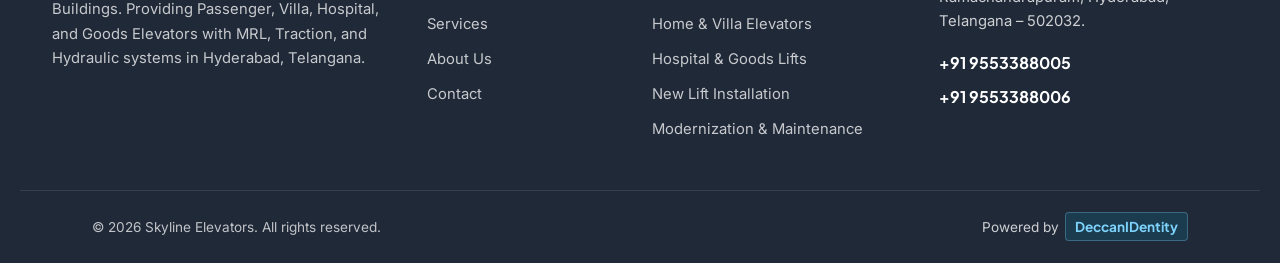
<file: contact.html>
<!DOCTYPE html>
<html lang="en">
<head>
  <meta charset="UTF-8">
  <meta name="viewport" content="width=device-width, initial-scale=1.0">
  <title>Contact Us | Skyline Elevators Hyderabad</title>
  <meta name="description" content="Contact Skyline Elevators at BHEL, Ramachandrapuram, Hyderabad (Phone: 9553388005, 9553388006) for MRL, Traction & Hydraulic elevator quotes, modernization, and maintenance.">
  <meta name="theme-color" content="#2056A0">

  <meta property="og:title" content="Contact Us | Skyline Elevators Hyderabad">
  <meta property="og:description" content="Speak with our team in BHEL, Ramachandrapuram, Hyderabad to discuss your building's elevator requirements.">
  <meta property="og:type" content="website">
  <meta property="og:image" content="assets/images/projects/corporate-office-bhel.webp">

  <link rel="icon" type="image/svg+xml" href="assets/icons/favicon.svg">
  <link rel="icon" type="image/png" href="assets/icons/favicon.png">
  <link rel="apple-touch-icon" href="assets/icons/favicon.png">

  <link rel="preconnect" href="https://fonts.googleapis.com">
  <link rel="preconnect" href="https://fonts.gstatic.com" crossorigin>
  <link href="https://fonts.googleapis.com/css2?family=Inter:wght@400;500;600;700&family=Plus+Jakarta+Sans:wght@600;700;800&display=swap" rel="stylesheet">
  <link rel="stylesheet" href="assets/css/styles.css">
</head>
<body>
  <a class="skip-link" href="#main-content">Skip to main content</a>

  <!-- Top Utility Bar -->
  <div class="utility-bar" role="region" aria-label="Company quick contact information">
    <div class="container utility-inner">
      <div class="utility-left">
        <span class="iso-pill">
          <svg width="14" height="14" viewBox="0 0 24 24" fill="none" stroke="currentColor" stroke-width="2.2" stroke-linecap="round" stroke-linejoin="round" aria-hidden="true">
            <path d="M12 22s8-4 8-10V5l-8-3-8 3v7c0 6 8 10 8 10z"/>
            <path d="m9 12 2 2 4-4"/>
          </svg>
          ISO 9001:2015 Certified
        </span>
        <span class="utility-divider" aria-hidden="true">|</span>
        <span class="utility-location">
          <svg width="14" height="14" viewBox="0 0 24 24" fill="none" stroke="currentColor" stroke-width="2" stroke-linecap="round" stroke-linejoin="round" aria-hidden="true">
            <path d="M20 10c0 6-8 12-8 12s-8-6-8-12a8 8 0 0 1 16 0Z"/>
            <circle cx="12" cy="10" r="3"/>
          </svg>
          BHEL, Ramachandrapuram, Hyderabad
        </span>
      </div>
      <div class="utility-right">
        <a href="tel:+919553388005" class="utility-phone">
          <svg width="14" height="14" viewBox="0 0 24 24" fill="none" stroke="currentColor" stroke-width="2" stroke-linecap="round" stroke-linejoin="round" aria-hidden="true">
            <path d="M22 16.92v3a2 2 0 0 1-2.18 2 19.79 19.79 0 0 1-8.63-3.07 19.5 19.5 0 0 1-6-6 19.79 19.79 0 0 1-3.07-8.67A2 2 0 0 1 4.11 2h3a2 2 0 0 1 2 1.72 12.84 12.84 0 0 0 .7 2.81 2 2 0 0 1-.45 2.11L8.09 9.91a16 16 0 0 0 6 6l1.27-1.27a2 2 0 0 1 2.11-.45 12.84 12.84 0 0 0 2.81.7A2 2 0 0 1 22 16.92z"/>
          </svg>
          9553388005
        </a>
        <span class="utility-divider" aria-hidden="true">/</span>
        <a href="tel:+919553388006" class="utility-phone">9553388006</a>
      </div>
    </div>
  </div>

  <!-- Header and Minimal Navigation -->
  <header class="site-header" id="site-header">
    <div class="container header-inner">
      <a href="index.html" class="brand-logo" aria-label="Skyline Elevators - Home">
        <img src="assets/images/skyline-logo.png" alt="Skyline Elevators ISO 9001:2015 Official Logo" width="164" height="100">
      </a>

      <nav class="primary-nav" id="primary-nav" aria-label="Main Navigation">
        <ul class="nav-list">
          <li><a href="index.html" class="nav-link">Home</a></li>
          <li><a href="products.html" class="nav-link">Products</a></li>
          <li><a href="services.html" class="nav-link">Services</a></li>
          <li><a href="about.html" class="nav-link">About Us</a></li>
          <li><a href="contact.html" class="nav-link active" aria-current="page">Contact</a></li>
        </ul>
        <div class="nav-mobile-cta">
          <a href="contact.html" class="btn btn-accent btn-block">Get a Quote</a>
          <div class="nav-mobile-phones">
            <a href="tel:+919553388005">Call 9553388005</a>
            <a href="tel:+919553388006">Call 9553388006</a>
          </div>
        </div>
      </nav>

      <div class="header-actions">
        <a href="#enquiry-form" class="btn btn-accent header-cta">
          <span>Get a Quote</span>
          <svg width="16" height="16" viewBox="0 0 24 24" fill="none" stroke="currentColor" stroke-width="2.2" stroke-linecap="round" stroke-linejoin="round" aria-hidden="true">
            <path d="M5 12h14"/>
            <path d="m12 5 7 7-7 7"/>
          </svg>
        </a>
        <button
          type="button"
          class="menu-toggle"
          id="menu-toggle"
          aria-expanded="false"
          aria-controls="primary-nav"
          aria-label="Toggle navigation menu"
        >
          <span class="hamburger-box" aria-hidden="true">
            <span class="hamburger-line"></span>
            <span class="hamburger-line"></span>
            <span class="hamburger-line"></span>
          </span>
        </button>
      </div>
    </div>
  </header>

  <main id="main-content">
    <!-- Page Banner -->
    <section class="page-banner" aria-labelledby="page-heading">
      <div class="container page-banner-grid">
        <div class="page-banner-inner">
          <nav class="breadcrumb" aria-label="Breadcrumb">
            <a href="index.html">Home</a>
            <span aria-hidden="true">/</span>
            <span aria-current="page">Contact</span>
          </nav>
          <h1 id="page-heading" class="page-banner-title">Let's Talk About Your Elevator Requirements</h1>
          <p class="page-banner-lead">
            Reach out to our corporate office in BHEL, Ramachandrapuram, Hyderabad for MRL, Traction, or Hydraulic elevator quotes, system modernization, or preventive maintenance support.
          </p>
        </div>
        <div class="page-banner-badges" aria-label="Quick contact highlights">
          <a href="tel:+919553388005" class="banner-system-pill">
            <span class="banner-pill-dot"></span>
            <span><strong>Line 1:</strong> +91 9553388005</span>
          </a>
          <a href="tel:+919553388006" class="banner-system-pill">
            <span class="banner-pill-dot"></span>
            <span><strong>Line 2:</strong> +91 9553388006</span>
          </a>
          <span class="banner-system-pill">
            <span class="banner-pill-dot"></span>
            <span><strong>ISO 9001:2015</strong> Certified</span>
          </span>
        </div>
      </div>
    </section>

    <!-- Contact Section -->
    <section class="section contact-section" id="contact" aria-label="Corporate Contact Details and Enquiry Form">
      <div class="container">
        <!-- Quick Connect Summary Strip -->
        <div class="contact-quick-strip reveal" role="region" aria-label="Direct contact channels">
          <div class="quick-strip-card">
            <div class="quick-strip-icon" aria-hidden="true">
              <svg width="22" height="22" viewBox="0 0 24 24" fill="none" stroke="currentColor" stroke-width="2" stroke-linecap="round" stroke-linejoin="round">
                <path d="M22 16.92v3a2 2 0 0 1-2.18 2 19.79 19.79 0 0 1-8.63-3.07 19.5 19.5 0 0 1-6-6 19.79 19.79 0 0 1-3.07-8.67A2 2 0 0 1 4.11 2h3a2 2 0 0 1 2 1.72 12.84 12.84 0 0 0 .7 2.81 2 2 0 0 1-.45 2.11L8.09 9.91a16 16 0 0 0 6 6l1.27-1.27a2 2 0 0 1 2.11-.45 12.84 12.84 0 0 0 2.81.7A2 2 0 0 1 22 16.92z"/>
              </svg>
            </div>
            <div>
              <span class="quick-strip-label">Direct Telephone Desk</span>
              <p class="quick-strip-val">
                <a href="tel:+919553388005">9553388005</a> &bull; <a href="tel:+919553388006">9553388006</a>
              </p>
            </div>
          </div>

          <div class="quick-strip-card">
            <div class="quick-strip-icon is-whatsapp" aria-hidden="true">
              <svg width="22" height="22" viewBox="0 0 24 24" fill="currentColor">
                <path d="M17.472 14.382c-.297-.149-1.758-.867-2.03-.967-.273-.099-.471-.148-.67.15-.197.297-.767.966-.94 1.164-.173.199-.347.223-.644.075-.297-.15-1.255-.463-2.39-1.475-.883-.788-1.48-1.761-1.653-2.059-.173-.297-.018-.458.13-.606.134-.133.298-.347.446-.52.149-.174.198-.298.298-.497.099-.198.05-.371-.025-.52-.075-.149-.669-1.612-.916-2.207-.242-.579-.487-.5-.669-.51-.173-.008-.371-.01-.57-.01-.198 0-.52.074-.792.372-.272.297-1.04 1.016-1.04 2.479 0 1.462 1.065 2.875 1.213 3.074.149.198 2.096 3.2 5.077 4.487.709.306 1.262.489 1.694.625.712.227 1.36.195 1.871.118.571-.085 1.758-.719 2.006-1.413.248-.694.248-1.289.173-1.413-.074-.124-.272-.198-.57-.347m-5.421 7.403h-.004a9.87 9.87 0 01-5.031-1.378l-.361-.214-3.741.982.998-3.648-.235-.374a9.86 9.86 0 01-1.51-5.26c.001-5.45 4.436-9.884 9.888-9.884 2.64 0 5.122 1.03 6.988 2.898a9.825 9.825 0 012.893 6.994c-.003 5.45-4.437 9.884-9.885 9.884m8.413-18.297A11.815 11.815 0 0012.05 0C5.495 0 .16 5.335.157 11.892c0 2.096.547 4.142 1.588 5.945L.05 24l6.305-1.654a11.882 11.882 0 005.683 1.448h.005c6.554 0 11.89-5.335 11.893-11.893a11.821 11.821 0 00-3.48-8.413Z"/>
              </svg>
            </div>
            <div>
              <span class="quick-strip-label">WhatsApp Enquiry Desk</span>
              <p class="quick-strip-val">
                <a href="https://wa.me/919553388005?text=Hello%20Skyline%20Elevators%2C%20I%20would%20like%20to%20enquire%20about%20an%20elevator%20solution." target="_blank" rel="noopener noreferrer">Chat on WhatsApp (+91 9553388005)</a>
              </p>
            </div>
          </div>

          <div class="quick-strip-card">
            <div class="quick-strip-icon" aria-hidden="true">
              <svg width="22" height="22" viewBox="0 0 24 24" fill="none" stroke="currentColor" stroke-width="2" stroke-linecap="round" stroke-linejoin="round">
                <path d="M20 10c0 6-8 12-8 12s-8-6-8-12a8 8 0 0 1 16 0Z"/>
                <circle cx="12" cy="10" r="3"/>
              </svg>
            </div>
            <div>
              <span class="quick-strip-label">Corporate Office Location</span>
              <p class="quick-strip-val">Jyothi Nagar, BHEL, Ramachandrapuram, Hyderabad</p>
            </div>
          </div>
        </div>

        <div class="contact-grid">
          <!-- Contact Information Column -->
          <div class="contact-info-panel reveal">
            <div class="contact-info-top">
              <div class="contact-brand-header">
                <img src="assets/images/skyline-logo.png" alt="Skyline Elevators ISO 9001:2015 Logo" width="132" height="80">
                <div>
                  <h2 class="contact-company-name">Skyline Elevators</h2>
                  <p class="contact-company-tag">ISO 9001:2015 Certified Elevator Solutions</p>
                </div>
              </div>

              <div class="contact-detail-list">
                <div class="contact-detail-item">
                  <div class="contact-detail-icon" aria-hidden="true">
                    <svg width="22" height="22" viewBox="0 0 24 24" fill="none" stroke="currentColor" stroke-width="2" stroke-linecap="round" stroke-linejoin="round">
                      <path d="M20 10c0 6-8 12-8 12s-8-6-8-12a8 8 0 0 1 16 0Z"/>
                      <circle cx="12" cy="10" r="3"/>
                    </svg>
                  </div>
                  <div>
                    <h3 class="contact-detail-label">Corporate Office Address</h3>
                    <address class="contact-address">
                      H No. 23-34, 1st Floor, Beside Pista House,<br>
                      Jyothi Nagar, BHEL, Ramachandrapuram,<br>
                      Hyderabad, Telangana – 502032.
                    </address>
                  </div>
                </div>

                <div class="contact-detail-item">
                  <div class="contact-detail-icon" aria-hidden="true">
                    <svg width="22" height="22" viewBox="0 0 24 24" fill="none" stroke="currentColor" stroke-width="2" stroke-linecap="round" stroke-linejoin="round">
                      <path d="M22 16.92v3a2 2 0 0 1-2.18 2 19.79 19.79 0 0 1-8.63-3.07 19.5 19.5 0 0 1-6-6 19.79 19.79 0 0 1-3.07-8.67A2 2 0 0 1 4.11 2h3a2 2 0 0 1 2 1.72 12.84 12.84 0 0 0 .7 2.81 2 2 0 0 1-.45 2.11L8.09 9.91a16 16 0 0 0 6 6l1.27-1.27a2 2 0 0 1 2.11-.45 12.84 12.84 0 0 0 2.81.7A2 2 0 0 1 22 16.92z"/>
                    </svg>
                  </div>
                  <div>
                    <h3 class="contact-detail-label">Telephone Numbers</h3>
                    <div class="contact-phones">
                      <a href="tel:+919553388005" class="phone-pill">
                        <span class="phone-prefix">+91</span> 9553388005
                      </a>
                      <a href="tel:+919553388006" class="phone-pill">
                        <span class="phone-prefix">+91</span> 9553388006
                      </a>
                    </div>
                  </div>
                </div>

                <div class="contact-detail-item">
                  <div class="contact-detail-icon" aria-hidden="true">
                    <svg width="22" height="22" viewBox="0 0 24 24" fill="none" stroke="currentColor" stroke-width="2" stroke-linecap="round" stroke-linejoin="round">
                      <rect x="4" y="2" width="16" height="20" rx="2"/>
                      <path d="M9 6h6"/>
                      <path d="M9 10h6"/>
                      <path d="M9 14h6"/>
                    </svg>
                  </div>
                  <div>
                    <h3 class="contact-detail-label">Systems &amp; Divisions</h3>
                    <p class="contact-systems-summary">
                      <strong>Main Systems:</strong> MRL, Traction &amp; Hydraulic<br>
                      <strong>Products:</strong> Passenger, Villa, Hospital, Goods &amp; Touchfeel LOP/COP
                    </p>
                  </div>
                </div>
              </div>
            </div>

            <!-- Google Maps Search Destination Card -->
            <div class="map-destination-card">
              <div class="map-card-top">
                <div class="map-pin-badge" aria-hidden="true">
                  <svg width="20" height="20" viewBox="0 0 24 24" fill="none" stroke="currentColor" stroke-width="2" stroke-linecap="round" stroke-linejoin="round">
                    <polygon points="3 6 9 3 15 6 21 3 21 18 15 21 9 18 3 21"/>
                    <line x1="9" y1="3" x2="9" y2="18"/>
                    <line x1="15" y1="6" x2="15" y2="21"/>
                  </svg>
                </div>
                <div>
                  <h3 class="map-card-title">Locate Us on Google Maps</h3>
                  <p class="map-card-note">
                    Opens Google Maps search for Jyothi Nagar, BHEL, Ramachandrapuram, Hyderabad – 502032.
                  </p>
                </div>
              </div>
              <a
                href="https://www.google.com/maps/search/?api=1&amp;query=Skyline+Elevators+BHEL+Ramachandrapuram+Hyderabad"
                target="_blank"
                rel="noopener noreferrer"
                class="btn btn-outline-primary btn-block map-link-btn"
              >
                <span>Open in Google Maps</span>
                <svg width="16" height="16" viewBox="0 0 24 24" fill="none" stroke="currentColor" stroke-width="2" stroke-linecap="round" stroke-linejoin="round" aria-hidden="true">
                  <path d="M18 13v6a2 2 0 0 1-2 2H5a2 2 0 0 1-2-2V8a2 2 0 0 1 2-2h6"/>
                  <polyline points="15 3 21 3 21 9"/>
                  <line x1="10" y1="14" x2="21" y2="3"/>
                </svg>
              </a>
            </div>
          </div>

          <!-- Contact Enquiry Form Column -->
          <div class="contact-form-panel reveal">
            <div class="form-panel-header">
              <span class="section-eyebrow">Project &amp; Service Enquiry</span>
              <h2 class="form-panel-title">Send an Elevator Enquiry</h2>
              <p class="form-panel-subtitle">
                Fill in your project details below. Fields marked with <span class="req-star" aria-hidden="true">*</span> are required.
              </p>
            </div>

            <form id="enquiry-form" class="enquiry-form" novalidate>
              <div class="form-row">
                <div class="field">
                  <div class="field-label-group">
                    <label for="fullName">Full Name <span class="req-star" aria-hidden="true">*</span></label>
                    <span id="name-hint" class="field-hint">Your full name or contact person</span>
                  </div>
                  <input
                    type="text"
                    id="fullName"
                    name="fullName"
                    required
                    minlength="2"
                    autocomplete="name"
                    placeholder="e.g., Ramesh Kumar"
                    aria-describedby="name-hint"
                    aria-errormessage="name-error"
                  >
                  <div id="name-error" class="error-msg" role="alert">
                    <span aria-hidden="true">&#9888;</span> Please enter your full name (at least 2 characters).
                  </div>
                </div>

                <div class="field">
                  <div class="field-label-group">
                    <label for="phone">Phone Number <span class="req-star" aria-hidden="true">*</span></label>
                    <span id="phone-hint" class="field-hint">10-digit mobile or landline number</span>
                  </div>
                  <input
                    type="tel"
                    id="phone"
                    name="phone"
                    required
                    inputmode="tel"
                    autocomplete="tel"
                    pattern="^[0-9+\-\s()]{10,15}$"
                    placeholder="e.g., 9876543210"
                    aria-describedby="phone-hint"
                    aria-errormessage="phone-error"
                  >
                  <div id="phone-error" class="error-msg" role="alert">
                    <span aria-hidden="true">&#9888;</span> Please enter a valid 10 to 15 digit phone number.
                  </div>
                </div>
              </div>

              <div class="form-row">
                <div class="field">
                  <div class="field-label-group">
                    <label for="email">Email Address <span class="optional-tag">(Optional)</span></label>
                    <span id="email-hint" class="field-hint">Format: name@example.com</span>
                  </div>
                  <input
                    type="email"
                    id="email"
                    name="email"
                    autocomplete="email"
                    placeholder="you@example.com"
                    aria-describedby="email-hint"
                    aria-errormessage="email-error"
                  >
                  <div id="email-error" class="error-msg" role="alert">
                    <span aria-hidden="true">&#9888;</span> Please enter a valid email address.
                  </div>
                </div>

                <div class="field">
                  <div class="field-label-group">
                    <label for="service">System or Service Required <span class="req-star" aria-hidden="true">*</span></label>
                    <span id="service-hint" class="field-hint">Select system, product, or service</span>
                  </div>
                  <select
                    id="service"
                    name="service"
                    required
                    aria-describedby="service-hint"
                    aria-errormessage="service-error"
                  >
                    <option value="">Select a system, product, or service...</option>
                    <optgroup label="Main Elevator Systems">
                      <option value="MRL (Machine Room-Less) Elevators">MRL (Machine Room-Less) Elevators</option>
                      <option value="Traction Elevators">Traction Elevators</option>
                      <option value="Hydraulic Elevators">Hydraulic Elevators</option>
                      <option value="MRL, Traction & Hydraulic Systems">MRL, Traction &amp; Hydraulic Consultation</option>
                    </optgroup>
                    <optgroup label="Elevator Cabins &amp; Controls">
                      <option value="Passenger Elevators">Passenger Elevators</option>
                      <option value="Home & Villa Elevators">Home &amp; Villa Elevators</option>
                      <option value="Hospital Lifts">Hospital Lifts</option>
                      <option value="Goods Elevators">Goods Elevators</option>
                      <option value="Touchfeel LOP & COP Controls">Touchfeel LOP &amp; COP Controls</option>
                    </optgroup>
                    <optgroup label="Elevator Lifecycle Services">
                      <option value="Elevator Installation">Elevator Installation &amp; Commissioning</option>
                      <option value="Elevator Modernization">Elevator Modernization &amp; Upgrades</option>
                      <option value="Elevator Maintenance & Repair">Preventive Maintenance &amp; Repair</option>
                      <option value="General Elevator Consultation">General Elevator Consultation</option>
                    </optgroup>
                  </select>
                  <div id="service-error" class="error-msg" role="alert">
                    <span aria-hidden="true">&#9888;</span> Please select a system, product, or service.
                  </div>
                </div>
              </div>

              <div class="field">
                <div class="field-label-group">
                  <label for="message">Message / Building Requirements <span class="req-star" aria-hidden="true">*</span></label>
                  <span id="message-hint" class="field-hint">Include number of floors, building type, location in Hyderabad, or service details</span>
                </div>
                <textarea
                  id="message"
                  name="message"
                  rows="4"
                  required
                  minlength="10"
                  placeholder="Tell us about your building (e.g., G+4 residential building in Hyderabad, MRL passenger lift enquiry)..."
                  aria-describedby="message-hint"
                  aria-errormessage="message-error"
                ></textarea>
                <div id="message-error" class="error-msg" role="alert">
                  <span aria-hidden="true">&#9888;</span> Please enter your requirement details (at least 10 characters).
                </div>
              </div>

              <div class="form-submit-actions">
                <button type="submit" class="btn btn-accent btn-lg form-primary-submit" id="submit-enquiry-btn">
                  <span>Submit Enquiry</span>
                  <svg width="18" height="18" viewBox="0 0 24 24" fill="none" stroke="currentColor" stroke-width="2.2" stroke-linecap="round" stroke-linejoin="round" aria-hidden="true">
                    <line x1="22" y1="2" x2="11" y2="13"/>
                    <polygon points="22 2 15 22 11 13 2 9 22 2"/>
                  </svg>
                </button>
                <button type="button" class="btn btn-whatsapp btn-lg form-wa-submit" id="whatsapp-enquiry-btn">
                  <svg width="18" height="18" viewBox="0 0 24 24" fill="currentColor" aria-hidden="true">
                    <path d="M17.472 14.382c-.297-.149-1.758-.867-2.03-.967-.273-.099-.471-.148-.67.15-.197.297-.767.966-.94 1.164-.173.199-.347.223-.644.075-.297-.15-1.255-.463-2.39-1.475-.883-.788-1.48-1.761-1.653-2.059-.173-.297-.018-.458.13-.606.134-.133.298-.347.446-.52.149-.174.198-.298.298-.497.099-.198.05-.371-.025-.52-.075-.149-.669-1.612-.916-2.207-.242-.579-.487-.5-.669-.51-.173-.008-.371-.01-.57-.01-.198 0-.52.074-.792.372-.272.297-1.04 1.016-1.04 2.479 0 1.462 1.065 2.875 1.213 3.074.149.198 2.096 3.2 5.077 4.487.709.306 1.262.489 1.694.625.712.227 1.36.195 1.871.118.571-.085 1.758-.719 2.006-1.413.248-.694.248-1.289.173-1.413-.074-.124-.272-.198-.57-.347m-5.421 7.403h-.004a9.87 9.87 0 01-5.031-1.378l-.361-.214-3.741.982.998-3.648-.235-.374a9.86 9.86 0 01-1.51-5.26c.001-5.45 4.436-9.884 9.888-9.884 2.64 0 5.122 1.03 6.988 2.898a9.825 9.825 0 012.893 6.994c-.003 5.45-4.437 9.884-9.885 9.884m8.413-18.297A11.815 11.815 0 0012.05 0C5.495 0 .16 5.335.157 11.892c0 2.096.547 4.142 1.588 5.945L.05 24l6.305-1.654a11.882 11.882 0 005.683 1.448h.005c6.554 0 11.89-5.335 11.893-11.893a11.821 11.821 0 00-3.48-8.413Z"/>
                  </svg>
                  <span>Send via WhatsApp</span>
                </button>
              </div>

              <!-- Dynamic Form Status & Action Box -->
              <div id="form-feedback" class="form-feedback" role="region" aria-live="polite" hidden></div>
            </form>
          </div>
        </div>
      </div>
    </section>
  </main>

  <!-- Footer -->
  <footer class="site-footer">
    <div class="container footer-grid">
      <div class="footer-brand-col">
        <a href="index.html" class="footer-logo" aria-label="Skyline Elevators Home">
          <img src="assets/images/skyline-logo-white.png" alt="Skyline Elevators ISO 9001:2015 Logo" width="158" height="96" loading="lazy">
        </a>
        <p class="footer-desc">
          Premium Elevator Solutions for Modern Buildings. Providing Passenger, Villa, Hospital, and Goods Elevators with MRL, Traction, and Hydraulic systems in Hyderabad, Telangana.
        </p>
      </div>

      <div class="footer-links-col">
        <h3 class="footer-col-title">Navigation</h3>
        <ul class="footer-links">
          <li><a href="index.html">Home</a></li>
          <li><a href="products.html">Products</a></li>
          <li><a href="services.html">Services</a></li>
          <li><a href="about.html">About Us</a></li>
          <li><a href="contact.html">Contact</a></li>
        </ul>
      </div>

      <div class="footer-links-col">
        <h3 class="footer-col-title">Products &amp; Services</h3>
        <ul class="footer-links">
          <li><a href="products.html#main-systems">MRL, Traction &amp; Hydraulic</a></li>
          <li><a href="products.html#elevator-range">Passenger Elevators</a></li>
          <li><a href="products.html#elevator-range">Home &amp; Villa Elevators</a></li>
          <li><a href="products.html#elevator-range">Hospital &amp; Goods Lifts</a></li>
          <li><a href="services.html">New Lift Installation</a></li>
          <li><a href="services.html">Modernization &amp; Maintenance</a></li>
        </ul>
      </div>

      <div class="footer-contact-col">
        <h3 class="footer-col-title">Corporate Office</h3>
        <address class="footer-address">
          H No. 23-34, 1st Floor, Beside Pista House, Jyothi Nagar, BHEL, Ramachandrapuram, Hyderabad, Telangana – 502032.
        </address>
        <div class="footer-phones">
          <a href="tel:+919553388005" class="footer-phone-link">+91 9553388005</a>
          <a href="tel:+919553388006" class="footer-phone-link">+91 9553388006</a>
        </div>
      </div>
    </div>

    <div class="container footer-bottom">
      <p>&copy; <span id="current-year">2026</span> Skyline Elevators. All rights reserved.</p>
      <p class="footer-bottom-right">
        Powered by <a href="https://www.deccanidentity.com" target="_blank" rel="noopener noreferrer" class="powered-by-link">DeccanIDentity</a>
      </p>
    </div>
  </footer>

  <button type="button" id="back-to-top" class="back-to-top" aria-label="Scroll back to top" hidden>
    <svg width="20" height="20" viewBox="0 0 24 24" fill="none" stroke="currentColor" stroke-width="2.4" stroke-linecap="round" stroke-linejoin="round" aria-hidden="true">
      <path d="m18 15-6-6-6 6"/>
    </svg>
  </button>

  <script src="assets/js/main.js" defer></script>
</body>
</html>
</file>
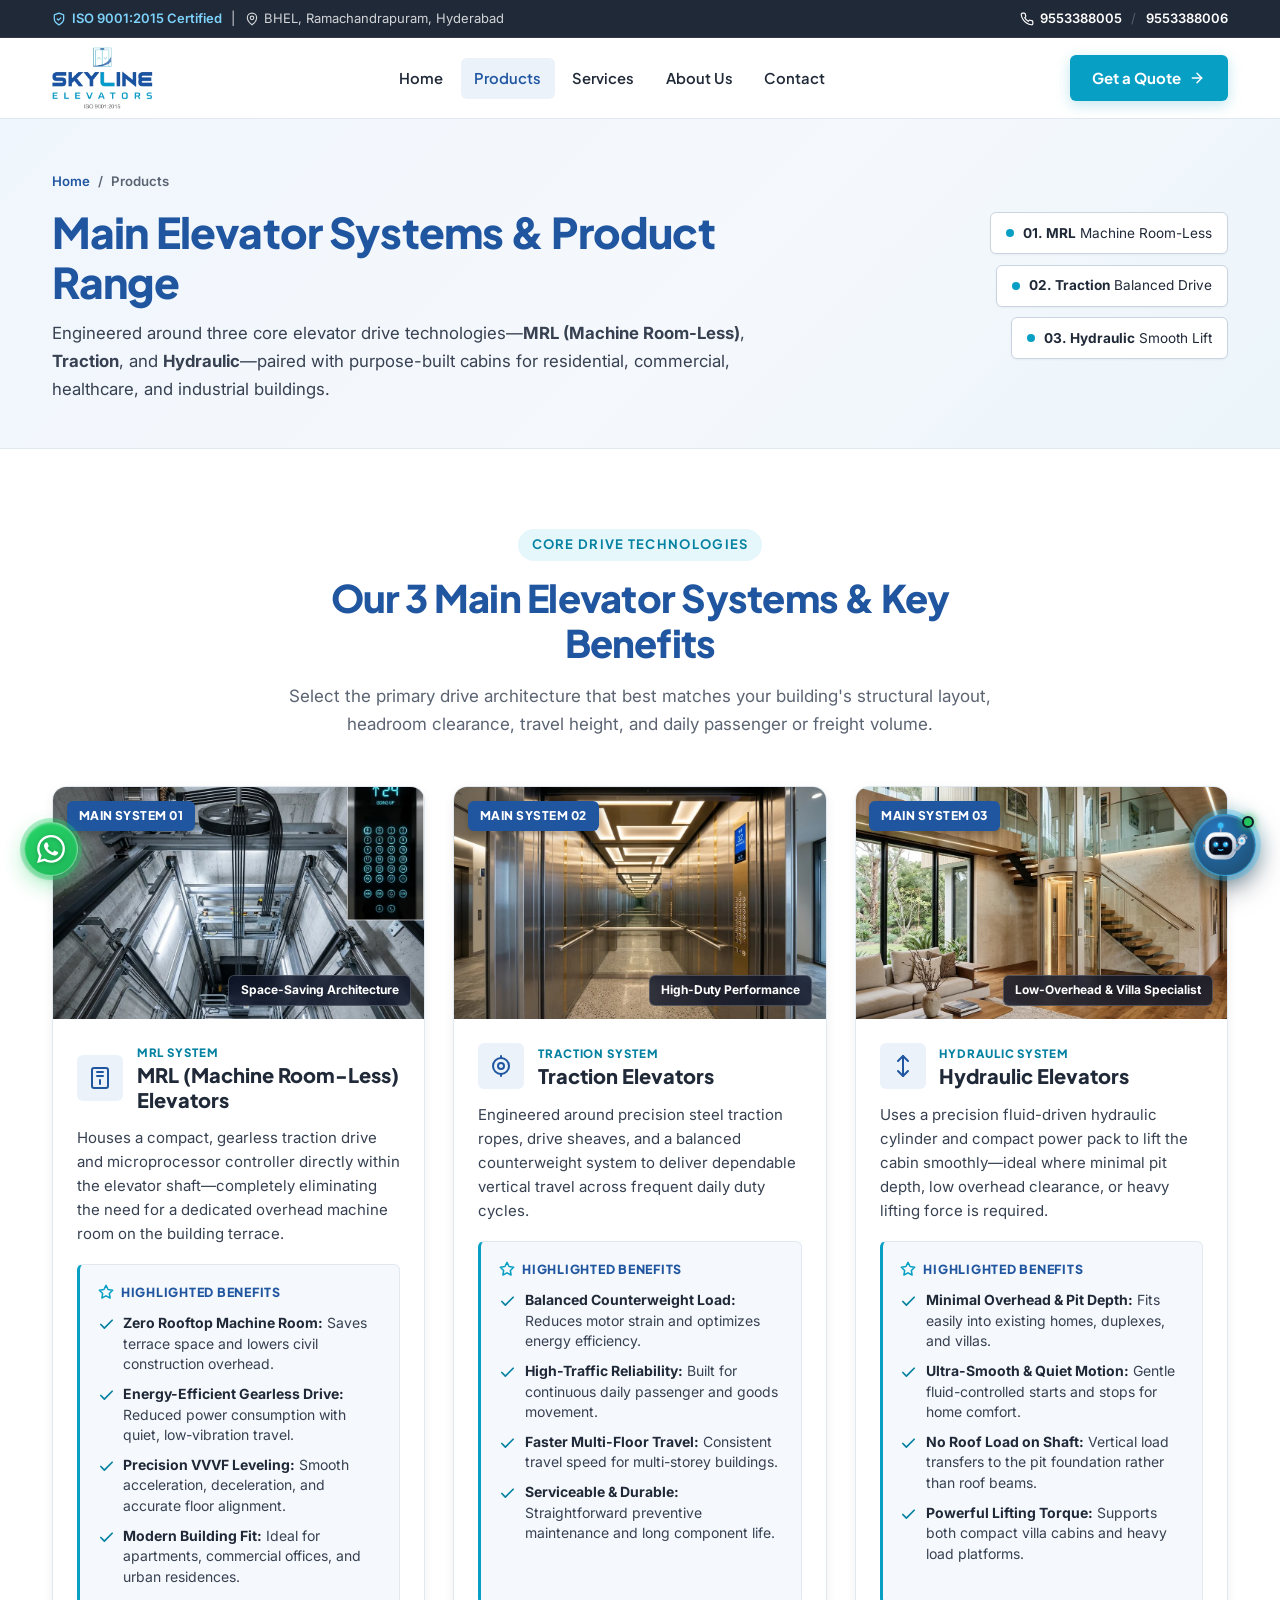
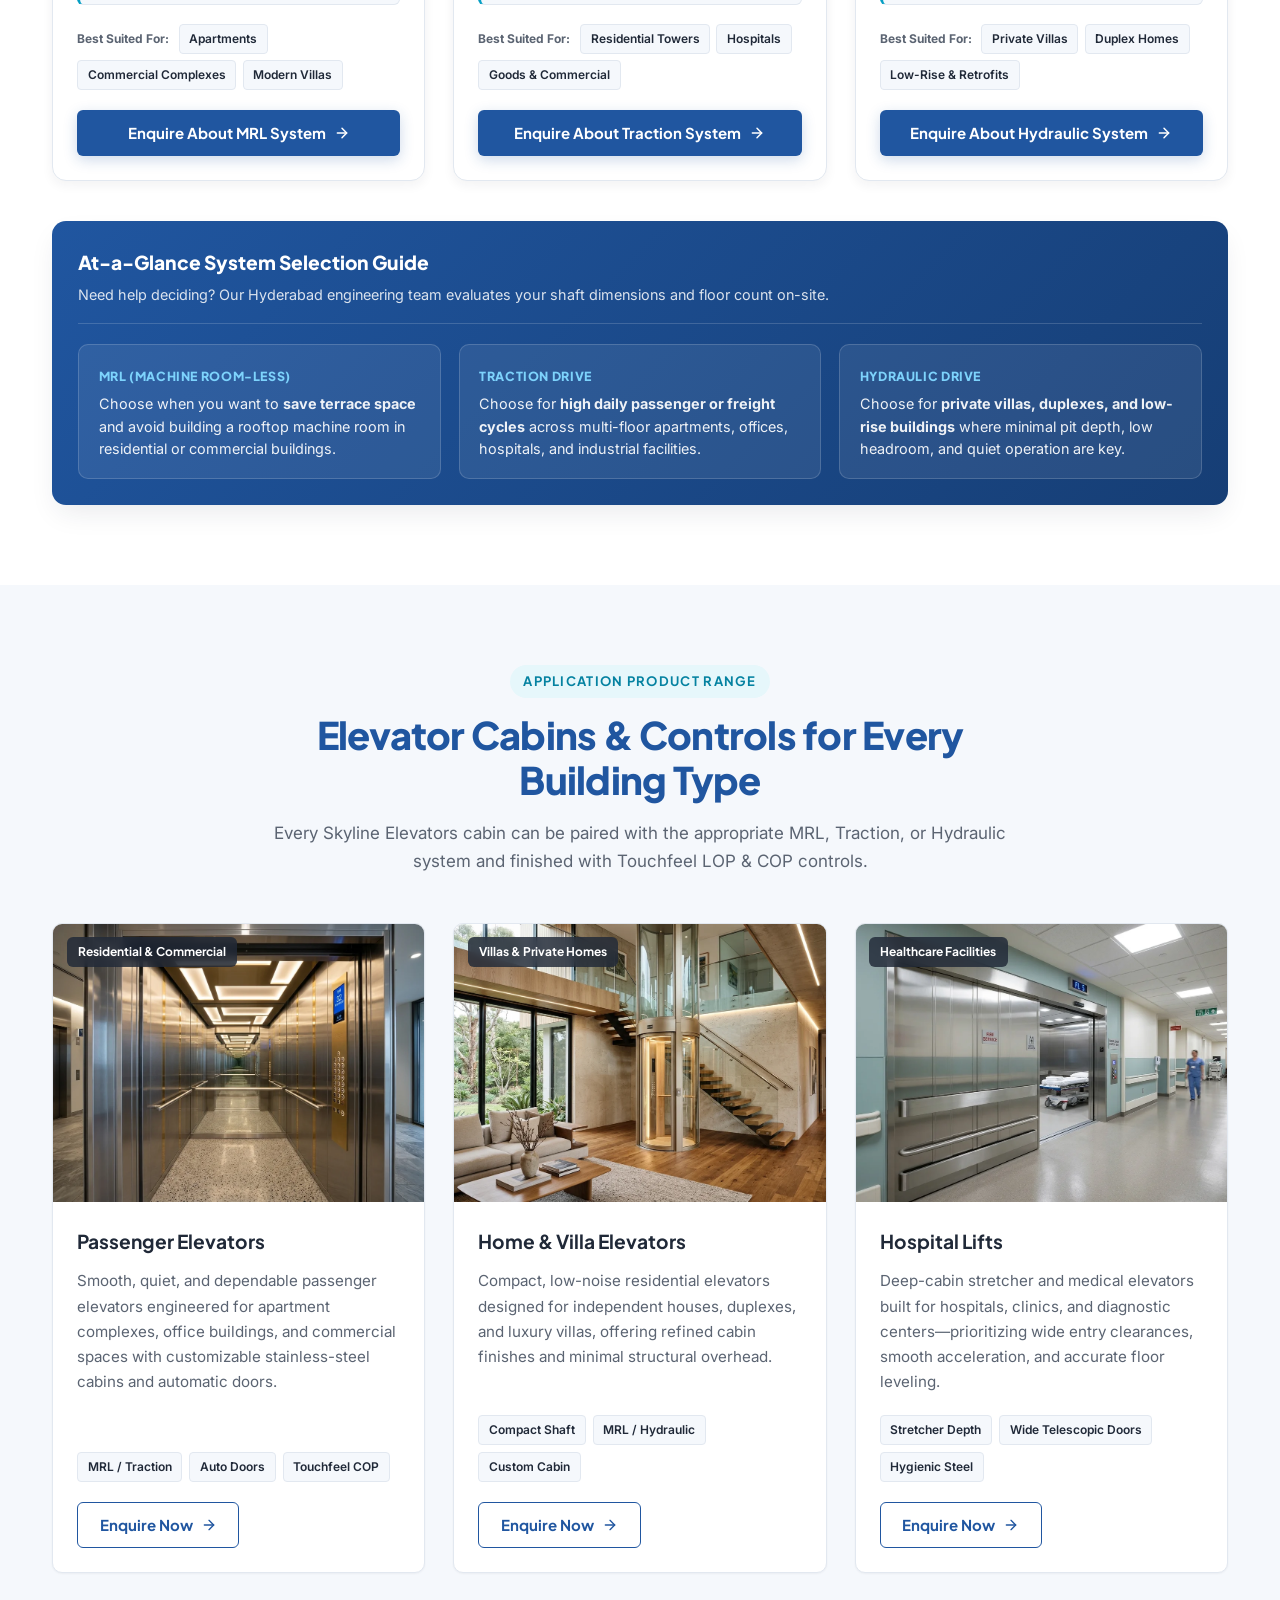
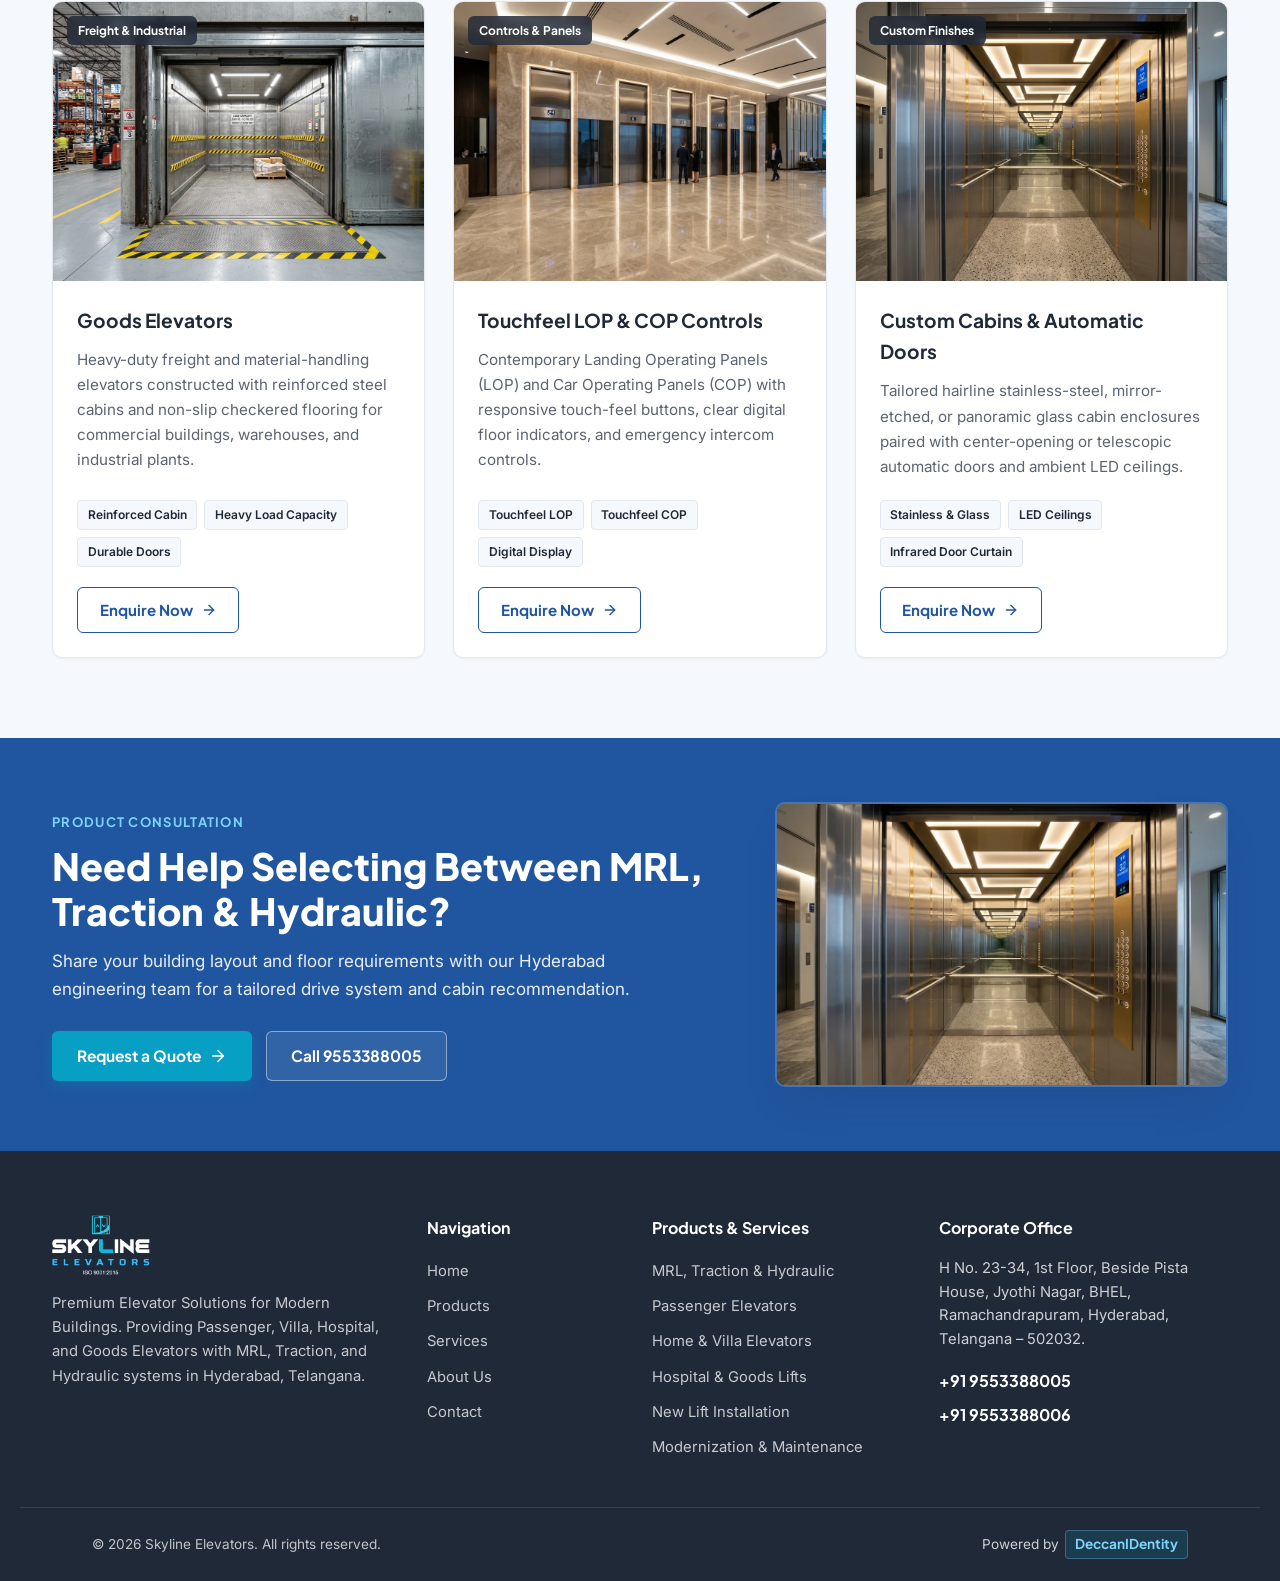
<file: products.html>
<!DOCTYPE html>
<html lang="en">
<head>
  <meta charset="UTF-8">
  <meta name="viewport" content="width=device-width, initial-scale=1.0">
  <title>Elevator Products — MRL, Traction &amp; Hydraulic Systems | Skyline Elevators</title>
  <meta name="description" content="Explore Skyline Elevators' main elevator systems—MRL (Machine Room-Less), Traction, and Hydraulic—along with Passenger, Home & Villa, Hospital, and Goods Elevators in Hyderabad.">
  <meta name="theme-color" content="#2056A0">

  <meta property="og:title" content="Elevator Products — MRL, Traction &amp; Hydraulic Systems | Skyline Elevators">
  <meta property="og:description" content="MRL, Traction, and Hydraulic main elevator systems with highlighted benefits, plus Passenger, Villa, Hospital, and Goods Lifts in Hyderabad.">
  <meta property="og:type" content="website">
  <meta property="og:image" content="assets/images/services/elevator-systems.webp">

  <link rel="icon" type="image/svg+xml" href="assets/icons/favicon.svg">
  <link rel="icon" type="image/png" href="assets/icons/favicon.png">
  <link rel="apple-touch-icon" href="assets/icons/favicon.png">

  <link rel="preconnect" href="https://fonts.googleapis.com">
  <link rel="preconnect" href="https://fonts.gstatic.com" crossorigin>
  <link href="https://fonts.googleapis.com/css2?family=Inter:wght@400;500;600;700&family=Plus+Jakarta+Sans:wght@600;700;800&display=swap" rel="stylesheet">
  <link rel="stylesheet" href="assets/css/styles.css">
</head>
<body>
  <a class="skip-link" href="#main-content">Skip to main content</a>

  <!-- Top Utility Bar -->
  <div class="utility-bar" role="region" aria-label="Company quick contact information">
    <div class="container utility-inner">
      <div class="utility-left">
        <span class="iso-pill">
          <svg width="14" height="14" viewBox="0 0 24 24" fill="none" stroke="currentColor" stroke-width="2.2" stroke-linecap="round" stroke-linejoin="round" aria-hidden="true">
            <path d="M12 22s8-4 8-10V5l-8-3-8 3v7c0 6 8 10 8 10z"/>
            <path d="m9 12 2 2 4-4"/>
          </svg>
          ISO 9001:2015 Certified
        </span>
        <span class="utility-divider" aria-hidden="true">|</span>
        <span class="utility-location">
          <svg width="14" height="14" viewBox="0 0 24 24" fill="none" stroke="currentColor" stroke-width="2" stroke-linecap="round" stroke-linejoin="round" aria-hidden="true">
            <path d="M20 10c0 6-8 12-8 12s-8-6-8-12a8 8 0 0 1 16 0Z"/>
            <circle cx="12" cy="10" r="3"/>
          </svg>
          BHEL, Ramachandrapuram, Hyderabad
        </span>
      </div>
      <div class="utility-right">
        <a href="tel:+919553388005" class="utility-phone">
          <svg width="14" height="14" viewBox="0 0 24 24" fill="none" stroke="currentColor" stroke-width="2" stroke-linecap="round" stroke-linejoin="round" aria-hidden="true">
            <path d="M22 16.92v3a2 2 0 0 1-2.18 2 19.79 19.79 0 0 1-8.63-3.07 19.5 19.5 0 0 1-6-6 19.79 19.79 0 0 1-3.07-8.67A2 2 0 0 1 4.11 2h3a2 2 0 0 1 2 1.72 12.84 12.84 0 0 0 .7 2.81 2 2 0 0 1-.45 2.11L8.09 9.91a16 16 0 0 0 6 6l1.27-1.27a2 2 0 0 1 2.11-.45 12.84 12.84 0 0 0 2.81.7A2 2 0 0 1 22 16.92z"/>
          </svg>
          9553388005
        </a>
        <span class="utility-divider" aria-hidden="true">/</span>
        <a href="tel:+919553388006" class="utility-phone">9553388006</a>
      </div>
    </div>
  </div>

  <!-- Header and Minimal Navigation -->
  <header class="site-header" id="site-header">
    <div class="container header-inner">
      <a href="index.html" class="brand-logo" aria-label="Skyline Elevators - Home">
        <img src="assets/images/skyline-logo.png" alt="Skyline Elevators ISO 9001:2015 Official Logo" width="164" height="100">
      </a>

      <nav class="primary-nav" id="primary-nav" aria-label="Main Navigation">
        <ul class="nav-list">
          <li><a href="index.html" class="nav-link">Home</a></li>
          <li><a href="products.html" class="nav-link active" aria-current="page">Products</a></li>
          <li><a href="services.html" class="nav-link">Services</a></li>
          <li><a href="about.html" class="nav-link">About Us</a></li>
          <li><a href="contact.html" class="nav-link">Contact</a></li>
        </ul>
        <div class="nav-mobile-cta">
          <a href="contact.html" class="btn btn-accent btn-block">Get a Quote</a>
          <div class="nav-mobile-phones">
            <a href="tel:+919553388005">Call 9553388005</a>
            <a href="tel:+919553388006">Call 9553388006</a>
          </div>
        </div>
      </nav>

      <div class="header-actions">
        <a href="contact.html" class="btn btn-accent header-cta">
          <span>Get a Quote</span>
          <svg width="16" height="16" viewBox="0 0 24 24" fill="none" stroke="currentColor" stroke-width="2.2" stroke-linecap="round" stroke-linejoin="round" aria-hidden="true">
            <path d="M5 12h14"/>
            <path d="m12 5 7 7-7 7"/>
          </svg>
        </a>
        <button
          type="button"
          class="menu-toggle"
          id="menu-toggle"
          aria-expanded="false"
          aria-controls="primary-nav"
          aria-label="Toggle navigation menu"
        >
          <span class="hamburger-box" aria-hidden="true">
            <span class="hamburger-line"></span>
            <span class="hamburger-line"></span>
            <span class="hamburger-line"></span>
          </span>
        </button>
      </div>
    </div>
  </header>

  <main id="main-content">
    <!-- Page Banner -->
    <section class="page-banner" aria-labelledby="page-heading">
      <div class="container page-banner-grid">
        <div class="page-banner-inner">
          <nav class="breadcrumb" aria-label="Breadcrumb">
            <a href="index.html">Home</a>
            <span aria-hidden="true">/</span>
            <span aria-current="page">Products</span>
          </nav>
          <h1 id="page-heading" class="page-banner-title">Main Elevator Systems &amp; Product Range</h1>
          <p class="page-banner-lead">
            Engineered around three core elevator drive technologies—<strong>MRL (Machine Room-Less)</strong>, <strong>Traction</strong>, and <strong>Hydraulic</strong>—paired with purpose-built cabins for residential, commercial, healthcare, and industrial buildings.
          </p>
        </div>
        <div class="page-banner-badges" aria-label="Core elevator systems">
          <a href="#main-systems" class="banner-system-pill">
            <span class="banner-pill-dot"></span>
            <span><strong>01. MRL</strong> Machine Room-Less</span>
          </a>
          <a href="#main-systems" class="banner-system-pill">
            <span class="banner-pill-dot"></span>
            <span><strong>02. Traction</strong> Balanced Drive</span>
          </a>
          <a href="#main-systems" class="banner-system-pill">
            <span class="banner-pill-dot"></span>
            <span><strong>03. Hydraulic</strong> Smooth Lift</span>
          </a>
        </div>
      </div>
    </section>

    <!-- FIRST SECTION: Main Elevator Systems (MRL, Traction, Hydraulic) with Highlighted Benefits -->
    <section class="section main-systems-section" id="main-systems" aria-labelledby="main-systems-heading">
      <div class="container">
        <div class="section-header reveal">
          <span class="section-eyebrow">Core Drive Technologies</span>
          <h2 id="main-systems-heading" class="section-title">Our 3 Main Elevator Systems &amp; Key Benefits</h2>
          <p class="section-subtitle">
            Select the primary drive architecture that best matches your building's structural layout, headroom clearance, travel height, and daily passenger or freight volume.
          </p>
        </div>

        <div class="main-systems-grid">
          <!-- Main System 1: MRL (Machine Room-Less) -->
          <article class="system-flagship-card reveal">
            <div class="system-card-top">
              <div class="system-card-media">
                <img
                  src="assets/images/services/elevator-systems.webp"
                  alt="MRL Machine Room-Less gearless traction elevator drive mounted inside shaft hoistway"
                  width="800"
                  height="520"
                  fetchpriority="high"
                >
                <span class="system-rank-badge">Main System 01</span>
                <span class="system-type-tag">Space-Saving Architecture</span>
              </div>
            </div>

            <div class="system-card-body">
              <div class="system-title-row">
                <div class="system-icon-box" aria-hidden="true">
                  <svg width="24" height="24" viewBox="0 0 24 24" fill="none" stroke="currentColor" stroke-width="2" stroke-linecap="round" stroke-linejoin="round">
                    <rect x="4" y="2" width="16" height="20" rx="2"/>
                    <path d="M9 6h6"/>
                    <path d="M9 10h6"/>
                    <path d="M12 14v4"/>
                  </svg>
                </div>
                <div>
                  <span class="system-code">MRL SYSTEM</span>
                  <h3 class="system-card-title">MRL (Machine Room-Less) Elevators</h3>
                </div>
              </div>

              <p class="system-card-desc">
                Houses a compact, gearless traction drive and microprocessor controller directly within the elevator shaft—completely eliminating the need for a dedicated overhead machine room on the building terrace.
              </p>

              <div class="system-benefits-box">
                <p class="benefits-heading">
                  <svg width="16" height="16" viewBox="0 0 24 24" fill="none" stroke="currentColor" stroke-width="2.3" stroke-linecap="round" stroke-linejoin="round" aria-hidden="true">
                    <polygon points="12 2 15.09 8.26 22 9.27 17 14.14 18.18 21.02 12 17.77 5.82 21.02 7 14.14 2 9.27 8.91 8.26 12 2"/>
                  </svg>
                  Highlighted Benefits
                </p>
                <ul class="system-benefits-list">
                  <li>
                    <svg width="17" height="17" viewBox="0 0 24 24" fill="none" stroke="currentColor" stroke-width="2.4" stroke-linecap="round" stroke-linejoin="round" aria-hidden="true"><polyline points="20 6 9 17 4 12"/></svg>
                    <span><strong>Zero Rooftop Machine Room:</strong> Saves terrace space and lowers civil construction overhead.</span>
                  </li>
                  <li>
                    <svg width="17" height="17" viewBox="0 0 24 24" fill="none" stroke="currentColor" stroke-width="2.4" stroke-linecap="round" stroke-linejoin="round" aria-hidden="true"><polyline points="20 6 9 17 4 12"/></svg>
                    <span><strong>Energy-Efficient Gearless Drive:</strong> Reduced power consumption with quiet, low-vibration travel.</span>
                  </li>
                  <li>
                    <svg width="17" height="17" viewBox="0 0 24 24" fill="none" stroke="currentColor" stroke-width="2.4" stroke-linecap="round" stroke-linejoin="round" aria-hidden="true"><polyline points="20 6 9 17 4 12"/></svg>
                    <span><strong>Precision VVVF Leveling:</strong> Smooth acceleration, deceleration, and accurate floor alignment.</span>
                  </li>
                  <li>
                    <svg width="17" height="17" viewBox="0 0 24 24" fill="none" stroke="currentColor" stroke-width="2.4" stroke-linecap="round" stroke-linejoin="round" aria-hidden="true"><polyline points="20 6 9 17 4 12"/></svg>
                    <span><strong>Modern Building Fit:</strong> Ideal for apartments, commercial offices, and urban residences.</span>
                  </li>
                </ul>
              </div>

              <div class="system-best-for">
                <span class="best-for-label">Best Suited For:</span>
                <span class="spec-chip">Apartments</span>
                <span class="spec-chip">Commercial Complexes</span>
                <span class="spec-chip">Modern Villas</span>
              </div>

              <a href="contact.html?item=MRL+%28Machine+Room-Less%29+Elevators" class="btn btn-primary btn-block system-cta-btn">
                <span>Enquire About MRL System</span>
                <svg width="16" height="16" viewBox="0 0 24 24" fill="none" stroke="currentColor" stroke-width="2.2" stroke-linecap="round" stroke-linejoin="round" aria-hidden="true">
                  <path d="M5 12h14"/>
                  <path d="m12 5 7 7-7 7"/>
                </svg>
              </a>
            </div>
          </article>

          <!-- Main System 2: Traction Elevators -->
          <article class="system-flagship-card reveal">
            <div class="system-card-top">
              <div class="system-card-media">
                <img
                  src="assets/images/services/passenger-elevators.webp"
                  alt="Balanced counterweight Traction elevator system for residential and commercial buildings"
                  width="800"
                  height="520"
                  loading="lazy"
                >
                <span class="system-rank-badge">Main System 02</span>
                <span class="system-type-tag">High-Duty Performance</span>
              </div>
            </div>

            <div class="system-card-body">
              <div class="system-title-row">
                <div class="system-icon-box" aria-hidden="true">
                  <svg width="24" height="24" viewBox="0 0 24 24" fill="none" stroke="currentColor" stroke-width="2" stroke-linecap="round" stroke-linejoin="round">
                    <circle cx="12" cy="12" r="8"/>
                    <circle cx="12" cy="12" r="3"/>
                    <line x1="12" y1="2" x2="12" y2="4"/>
                    <line x1="12" y1="20" x2="12" y2="22"/>
                  </svg>
                </div>
                <div>
                  <span class="system-code">TRACTION SYSTEM</span>
                  <h3 class="system-card-title">Traction Elevators</h3>
                </div>
              </div>

              <p class="system-card-desc">
                Engineered around precision steel traction ropes, drive sheaves, and a balanced counterweight system to deliver dependable vertical travel across frequent daily duty cycles.
              </p>

              <div class="system-benefits-box">
                <p class="benefits-heading">
                  <svg width="16" height="16" viewBox="0 0 24 24" fill="none" stroke="currentColor" stroke-width="2.3" stroke-linecap="round" stroke-linejoin="round" aria-hidden="true">
                    <polygon points="12 2 15.09 8.26 22 9.27 17 14.14 18.18 21.02 12 17.77 5.82 21.02 7 14.14 2 9.27 8.91 8.26 12 2"/>
                  </svg>
                  Highlighted Benefits
                </p>
                <ul class="system-benefits-list">
                  <li>
                    <svg width="17" height="17" viewBox="0 0 24 24" fill="none" stroke="currentColor" stroke-width="2.4" stroke-linecap="round" stroke-linejoin="round" aria-hidden="true"><polyline points="20 6 9 17 4 12"/></svg>
                    <span><strong>Balanced Counterweight Load:</strong> Reduces motor strain and optimizes energy efficiency.</span>
                  </li>
                  <li>
                    <svg width="17" height="17" viewBox="0 0 24 24" fill="none" stroke="currentColor" stroke-width="2.4" stroke-linecap="round" stroke-linejoin="round" aria-hidden="true"><polyline points="20 6 9 17 4 12"/></svg>
                    <span><strong>High-Traffic Reliability:</strong> Built for continuous daily passenger and goods movement.</span>
                  </li>
                  <li>
                    <svg width="17" height="17" viewBox="0 0 24 24" fill="none" stroke="currentColor" stroke-width="2.4" stroke-linecap="round" stroke-linejoin="round" aria-hidden="true"><polyline points="20 6 9 17 4 12"/></svg>
                    <span><strong>Faster Multi-Floor Travel:</strong> Consistent travel speed for multi-storey buildings.</span>
                  </li>
                  <li>
                    <svg width="17" height="17" viewBox="0 0 24 24" fill="none" stroke="currentColor" stroke-width="2.4" stroke-linecap="round" stroke-linejoin="round" aria-hidden="true"><polyline points="20 6 9 17 4 12"/></svg>
                    <span><strong>Serviceable &amp; Durable:</strong> Straightforward preventive maintenance and long component life.</span>
                  </li>
                </ul>
              </div>

              <div class="system-best-for">
                <span class="best-for-label">Best Suited For:</span>
                <span class="spec-chip">Residential Towers</span>
                <span class="spec-chip">Hospitals</span>
                <span class="spec-chip">Goods &amp; Commercial</span>
              </div>

              <a href="contact.html?item=Traction+Elevators" class="btn btn-primary btn-block system-cta-btn">
                <span>Enquire About Traction System</span>
                <svg width="16" height="16" viewBox="0 0 24 24" fill="none" stroke="currentColor" stroke-width="2.2" stroke-linecap="round" stroke-linejoin="round" aria-hidden="true">
                  <path d="M5 12h14"/>
                  <path d="m12 5 7 7-7 7"/>
                </svg>
              </a>
            </div>
          </article>

          <!-- Main System 3: Hydraulic Elevators -->
          <article class="system-flagship-card reveal">
            <div class="system-card-top">
              <div class="system-card-media">
                <img
                  src="assets/images/services/home-villa-elevators.webp"
                  alt="Smooth Hydraulic elevator system installed in a luxury residential villa"
                  width="800"
                  height="520"
                  loading="lazy"
                >
                <span class="system-rank-badge">Main System 03</span>
                <span class="system-type-tag">Low-Overhead &amp; Villa Specialist</span>
              </div>
            </div>

            <div class="system-card-body">
              <div class="system-title-row">
                <div class="system-icon-box" aria-hidden="true">
                  <svg width="24" height="24" viewBox="0 0 24 24" fill="none" stroke="currentColor" stroke-width="2" stroke-linecap="round" stroke-linejoin="round">
                    <path d="M12 2v20"/>
                    <path d="m17 7-5-5-5 5"/>
                    <path d="m17 17-5 5-5-5"/>
                  </svg>
                </div>
                <div>
                  <span class="system-code">HYDRAULIC SYSTEM</span>
                  <h3 class="system-card-title">Hydraulic Elevators</h3>
                </div>
              </div>

              <p class="system-card-desc">
                Uses a precision fluid-driven hydraulic cylinder and compact power pack to lift the cabin smoothly—ideal where minimal pit depth, low overhead clearance, or heavy lifting force is required.
              </p>

              <div class="system-benefits-box">
                <p class="benefits-heading">
                  <svg width="16" height="16" viewBox="0 0 24 24" fill="none" stroke="currentColor" stroke-width="2.3" stroke-linecap="round" stroke-linejoin="round" aria-hidden="true">
                    <polygon points="12 2 15.09 8.26 22 9.27 17 14.14 18.18 21.02 12 17.77 5.82 21.02 7 14.14 2 9.27 8.91 8.26 12 2"/>
                  </svg>
                  Highlighted Benefits
                </p>
                <ul class="system-benefits-list">
                  <li>
                    <svg width="17" height="17" viewBox="0 0 24 24" fill="none" stroke="currentColor" stroke-width="2.4" stroke-linecap="round" stroke-linejoin="round" aria-hidden="true"><polyline points="20 6 9 17 4 12"/></svg>
                    <span><strong>Minimal Overhead &amp; Pit Depth:</strong> Fits easily into existing homes, duplexes, and villas.</span>
                  </li>
                  <li>
                    <svg width="17" height="17" viewBox="0 0 24 24" fill="none" stroke="currentColor" stroke-width="2.4" stroke-linecap="round" stroke-linejoin="round" aria-hidden="true"><polyline points="20 6 9 17 4 12"/></svg>
                    <span><strong>Ultra-Smooth &amp; Quiet Motion:</strong> Gentle fluid-controlled starts and stops for home comfort.</span>
                  </li>
                  <li>
                    <svg width="17" height="17" viewBox="0 0 24 24" fill="none" stroke="currentColor" stroke-width="2.4" stroke-linecap="round" stroke-linejoin="round" aria-hidden="true"><polyline points="20 6 9 17 4 12"/></svg>
                    <span><strong>No Roof Load on Shaft:</strong> Vertical load transfers to the pit foundation rather than roof beams.</span>
                  </li>
                  <li>
                    <svg width="17" height="17" viewBox="0 0 24 24" fill="none" stroke="currentColor" stroke-width="2.4" stroke-linecap="round" stroke-linejoin="round" aria-hidden="true"><polyline points="20 6 9 17 4 12"/></svg>
                    <span><strong>Powerful Lifting Torque:</strong> Supports both compact villa cabins and heavy load platforms.</span>
                  </li>
                </ul>
              </div>

              <div class="system-best-for">
                <span class="best-for-label">Best Suited For:</span>
                <span class="spec-chip">Private Villas</span>
                <span class="spec-chip">Duplex Homes</span>
                <span class="spec-chip">Low-Rise &amp; Retrofits</span>
              </div>

              <a href="contact.html?item=Hydraulic+Elevators" class="btn btn-primary btn-block system-cta-btn">
                <span>Enquire About Hydraulic System</span>
                <svg width="16" height="16" viewBox="0 0 24 24" fill="none" stroke="currentColor" stroke-width="2.2" stroke-linecap="round" stroke-linejoin="round" aria-hidden="true">
                  <path d="M5 12h14"/>
                  <path d="m12 5 7 7-7 7"/>
                </svg>
              </a>
            </div>
          </article>
        </div>

        <!-- Quick Technical Comparison Strip -->
        <div class="systems-comparison-strip reveal" role="region" aria-label="Quick comparison of MRL, Traction, and Hydraulic systems">
          <div class="comparison-strip-header">
            <h3 class="comparison-strip-title">At-a-Glance System Selection Guide</h3>
            <p class="comparison-strip-sub">Need help deciding? Our Hyderabad engineering team evaluates your shaft dimensions and floor count on-site.</p>
          </div>
          <div class="comparison-strip-grid">
            <div class="comparison-strip-item">
              <span class="comparison-tag">MRL (Machine Room-Less)</span>
              <p>Choose when you want to <strong>save terrace space</strong> and avoid building a rooftop machine room in residential or commercial buildings.</p>
            </div>
            <div class="comparison-strip-item">
              <span class="comparison-tag">Traction Drive</span>
              <p>Choose for <strong>high daily passenger or freight cycles</strong> across multi-floor apartments, offices, hospitals, and industrial facilities.</p>
            </div>
            <div class="comparison-strip-item">
              <span class="comparison-tag">Hydraulic Drive</span>
              <p>Choose for <strong>private villas, duplexes, and low-rise buildings</strong> where minimal pit depth, low headroom, and quiet operation are key.</p>
            </div>
          </div>
        </div>
      </div>
    </section>

    <!-- SECOND SECTION: Elevator Cabins, Applications & Touchfeel Controls -->
    <section class="section bg-alt" id="elevator-range" aria-labelledby="products-grid-heading">
      <div class="container">
        <div class="section-header reveal">
          <span class="section-eyebrow">Application Product Range</span>
          <h2 id="products-grid-heading" class="section-title">Elevator Cabins &amp; Controls for Every Building Type</h2>
          <p class="section-subtitle">
            Every Skyline Elevators cabin can be paired with the appropriate MRL, Traction, or Hydraulic system and finished with Touchfeel LOP &amp; COP controls.
          </p>
        </div>

        <div class="services-grid">
          <!-- Product 1: Passenger Elevators -->
          <article class="service-card reveal">
            <div class="service-card-media">
              <img
                src="assets/images/services/passenger-elevators.webp"
                alt="Modern stainless-steel passenger elevator cabin interior with LED ceiling illumination"
                width="800"
                height="600"
                loading="lazy"
              >
              <span class="service-tag">Residential &amp; Commercial</span>
            </div>
            <div class="service-card-body">
              <h3 class="service-card-title">Passenger Elevators</h3>
              <p class="service-card-text">
                Smooth, quiet, and dependable passenger elevators engineered for apartment complexes, office buildings, and commercial spaces with customizable stainless-steel cabins and automatic doors.
              </p>
              <div class="service-specs">
                <span class="spec-chip">MRL / Traction</span>
                <span class="spec-chip">Auto Doors</span>
                <span class="spec-chip">Touchfeel COP</span>
              </div>
              <a href="contact.html?item=Passenger+Elevators" class="btn btn-outline-primary service-enquire-btn">
                <span>Enquire Now</span>
                <svg width="16" height="16" viewBox="0 0 24 24" fill="none" stroke="currentColor" stroke-width="2" stroke-linecap="round" stroke-linejoin="round" aria-hidden="true">
                  <path d="M5 12h14"/>
                  <path d="m12 5 7 7-7 7"/>
                </svg>
              </a>
            </div>
          </article>

          <!-- Product 2: Home & Villa Elevators -->
          <article class="service-card reveal">
            <div class="service-card-media">
              <img
                src="assets/images/services/home-villa-elevators.webp"
                alt="Compact luxury villa and home elevator integrated into a modern residential interior"
                width="800"
                height="600"
                loading="lazy"
              >
              <span class="service-tag">Villas &amp; Private Homes</span>
            </div>
            <div class="service-card-body">
              <h3 class="service-card-title">Home &amp; Villa Elevators</h3>
              <p class="service-card-text">
                Compact, low-noise residential elevators designed for independent houses, duplexes, and luxury villas, offering refined cabin finishes and minimal structural overhead.
              </p>
              <div class="service-specs">
                <span class="spec-chip">Compact Shaft</span>
                <span class="spec-chip">MRL / Hydraulic</span>
                <span class="spec-chip">Custom Cabin</span>
              </div>
              <a href="contact.html?item=Home+%26+Villa+Elevators" class="btn btn-outline-primary service-enquire-btn">
                <span>Enquire Now</span>
                <svg width="16" height="16" viewBox="0 0 24 24" fill="none" stroke="currentColor" stroke-width="2" stroke-linecap="round" stroke-linejoin="round" aria-hidden="true">
                  <path d="M5 12h14"/>
                  <path d="m12 5 7 7-7 7"/>
                </svg>
              </a>
            </div>
          </article>

          <!-- Product 3: Hospital Lifts -->
          <article class="service-card reveal">
            <div class="service-card-media">
              <img
                src="assets/images/services/hospital-elevators.webp"
                alt="Spacious hospital stretcher elevator with wide stainless-steel doors in a healthcare facility"
                width="800"
                height="600"
                loading="lazy"
              >
              <span class="service-tag">Healthcare Facilities</span>
            </div>
            <div class="service-card-body">
              <h3 class="service-card-title">Hospital Lifts</h3>
              <p class="service-card-text">
                Deep-cabin stretcher and medical elevators built for hospitals, clinics, and diagnostic centers—prioritizing wide entry clearances, smooth acceleration, and accurate floor leveling.
              </p>
              <div class="service-specs">
                <span class="spec-chip">Stretcher Depth</span>
                <span class="spec-chip">Wide Telescopic Doors</span>
                <span class="spec-chip">Hygienic Steel</span>
              </div>
              <a href="contact.html?item=Hospital+Lifts" class="btn btn-outline-primary service-enquire-btn">
                <span>Enquire Now</span>
                <svg width="16" height="16" viewBox="0 0 24 24" fill="none" stroke="currentColor" stroke-width="2" stroke-linecap="round" stroke-linejoin="round" aria-hidden="true">
                  <path d="M5 12h14"/>
                  <path d="m12 5 7 7-7 7"/>
                </svg>
              </a>
            </div>
          </article>

          <!-- Product 4: Goods Elevators -->
          <article class="service-card reveal">
            <div class="service-card-media">
              <img
                src="assets/images/services/goods-elevators.webp"
                alt="Heavy-duty goods and freight elevator with reinforced steel cabin walls and floor plate"
                width="800"
                height="600"
                loading="lazy"
              >
              <span class="service-tag">Freight &amp; Industrial</span>
            </div>
            <div class="service-card-body">
              <h3 class="service-card-title">Goods Elevators</h3>
              <p class="service-card-text">
                Heavy-duty freight and material-handling elevators constructed with reinforced steel cabins and non-slip checkered flooring for commercial buildings, warehouses, and industrial plants.
              </p>
              <div class="service-specs">
                <span class="spec-chip">Reinforced Cabin</span>
                <span class="spec-chip">Heavy Load Capacity</span>
                <span class="spec-chip">Durable Doors</span>
              </div>
              <a href="contact.html?item=Goods+Elevators" class="btn btn-outline-primary service-enquire-btn">
                <span>Enquire Now</span>
                <svg width="16" height="16" viewBox="0 0 24 24" fill="none" stroke="currentColor" stroke-width="2" stroke-linecap="round" stroke-linejoin="round" aria-hidden="true">
                  <path d="M5 12h14"/>
                  <path d="m12 5 7 7-7 7"/>
                </svg>
              </a>
            </div>
          </article>

          <!-- Product 5: Touchfeel LOP & COP Controls -->
          <article class="service-card reveal">
            <div class="service-card-media">
              <img
                src="assets/images/hero-elevator.webp"
                alt="Modern elevator hall doors with sleek digital floor indicators and Touchfeel LOP and COP panels"
                width="800"
                height="600"
                loading="lazy"
              >
              <span class="service-tag">Controls &amp; Panels</span>
            </div>
            <div class="service-card-body">
              <h3 class="service-card-title">Touchfeel LOP &amp; COP Controls</h3>
              <p class="service-card-text">
                Contemporary Landing Operating Panels (LOP) and Car Operating Panels (COP) with responsive touch-feel buttons, clear digital floor indicators, and emergency intercom controls.
              </p>
              <div class="service-specs">
                <span class="spec-chip">Touchfeel LOP</span>
                <span class="spec-chip">Touchfeel COP</span>
                <span class="spec-chip">Digital Display</span>
              </div>
              <a href="contact.html?item=Touchfeel+LOP+%26+COP+Controls" class="btn btn-outline-primary service-enquire-btn">
                <span>Enquire Now</span>
                <svg width="16" height="16" viewBox="0 0 24 24" fill="none" stroke="currentColor" stroke-width="2" stroke-linecap="round" stroke-linejoin="round" aria-hidden="true">
                  <path d="M5 12h14"/>
                  <path d="m12 5 7 7-7 7"/>
                </svg>
              </a>
            </div>
          </article>

          <!-- Product 6: Custom Architectural Cabins & Automatic Doors -->
          <article class="service-card reveal">
            <div class="service-card-media">
              <img
                src="assets/images/projects/passenger-cabin-interior.webp"
                alt="Custom stainless-steel and glass elevator cabin interior with designer LED ceiling"
                width="800"
                height="600"
                loading="lazy"
              >
              <span class="service-tag">Custom Finishes</span>
            </div>
            <div class="service-card-body">
              <h3 class="service-card-title">Custom Cabins &amp; Automatic Doors</h3>
              <p class="service-card-text">
                Tailored hairline stainless-steel, mirror-etched, or panoramic glass cabin enclosures paired with center-opening or telescopic automatic doors and ambient LED ceilings.
              </p>
              <div class="service-specs">
                <span class="spec-chip">Stainless &amp; Glass</span>
                <span class="spec-chip">LED Ceilings</span>
                <span class="spec-chip">Infrared Door Curtain</span>
              </div>
              <a href="contact.html?item=General+Elevator+Consultation" class="btn btn-outline-primary service-enquire-btn">
                <span>Enquire Now</span>
                <svg width="16" height="16" viewBox="0 0 24 24" fill="none" stroke="currentColor" stroke-width="2" stroke-linecap="round" stroke-linejoin="round" aria-hidden="true">
                  <path d="M5 12h14"/>
                  <path d="m12 5 7 7-7 7"/>
                </svg>
              </a>
            </div>
          </article>
        </div>
      </div>
    </section>

    <!-- Call-to-Action Banner -->
    <section class="cta-banner" aria-labelledby="cta-products-heading">
      <div class="container cta-banner-inner reveal">
        <div class="cta-banner-content">
          <span class="cta-eyebrow">Product Consultation</span>
          <h2 id="cta-products-heading" class="cta-title">Need Help Selecting Between MRL, Traction &amp; Hydraulic?</h2>
          <p class="cta-text">
            Share your building layout and floor requirements with our Hyderabad engineering team for a tailored drive system and cabin recommendation.
          </p>
          <div class="cta-actions">
            <a href="contact.html" class="btn btn-accent btn-lg">
              <span>Request a Quote</span>
              <svg width="18" height="18" viewBox="0 0 24 24" fill="none" stroke="currentColor" stroke-width="2.2" stroke-linecap="round" stroke-linejoin="round" aria-hidden="true">
                <path d="M5 12h14"/>
                <path d="m12 5 7 7-7 7"/>
              </svg>
            </a>
            <a href="tel:+919553388005" class="btn btn-white-outline btn-lg">Call 9553388005</a>
          </div>
        </div>
        <div class="cta-banner-media">
          <img
            src="assets/images/services/passenger-elevators.webp"
            alt="Passenger elevator cabin interior with stainless steel panels"
            width="640"
            height="480"
            loading="lazy"
          >
        </div>
      </div>
    </section>
  </main>

  <!-- Footer -->
  <footer class="site-footer">
    <div class="container footer-grid">
      <div class="footer-brand-col">
        <a href="index.html" class="footer-logo" aria-label="Skyline Elevators Home">
          <img src="assets/images/skyline-logo-white.png" alt="Skyline Elevators ISO 9001:2015 Logo" width="158" height="96" loading="lazy">
        </a>
        <p class="footer-desc">
          Premium Elevator Solutions for Modern Buildings. Providing Passenger, Villa, Hospital, and Goods Elevators with MRL, Traction, and Hydraulic systems in Hyderabad, Telangana.
        </p>
      </div>

      <div class="footer-links-col">
        <h3 class="footer-col-title">Navigation</h3>
        <ul class="footer-links">
          <li><a href="index.html">Home</a></li>
          <li><a href="products.html">Products</a></li>
          <li><a href="services.html">Services</a></li>
          <li><a href="about.html">About Us</a></li>
          <li><a href="contact.html">Contact</a></li>
        </ul>
      </div>

      <div class="footer-links-col">
        <h3 class="footer-col-title">Products &amp; Services</h3>
        <ul class="footer-links">
          <li><a href="products.html#main-systems">MRL, Traction &amp; Hydraulic</a></li>
          <li><a href="products.html#elevator-range">Passenger Elevators</a></li>
          <li><a href="products.html#elevator-range">Home &amp; Villa Elevators</a></li>
          <li><a href="products.html#elevator-range">Hospital &amp; Goods Lifts</a></li>
          <li><a href="services.html">New Lift Installation</a></li>
          <li><a href="services.html">Modernization &amp; Maintenance</a></li>
        </ul>
      </div>

      <div class="footer-contact-col">
        <h3 class="footer-col-title">Corporate Office</h3>
        <address class="footer-address">
          H No. 23-34, 1st Floor, Beside Pista House, Jyothi Nagar, BHEL, Ramachandrapuram, Hyderabad, Telangana – 502032.
        </address>
        <div class="footer-phones">
          <a href="tel:+919553388005" class="footer-phone-link">+91 9553388005</a>
          <a href="tel:+919553388006" class="footer-phone-link">+91 9553388006</a>
        </div>
      </div>
    </div>

    <div class="container footer-bottom">
      <p>&copy; <span id="current-year">2026</span> Skyline Elevators. All rights reserved.</p>
      <p class="footer-bottom-right">
        Powered by <a href="https://www.deccanidentity.com" target="_blank" rel="noopener noreferrer" class="powered-by-link">DeccanIDentity</a>
      </p>
    </div>
  </footer>

  <button type="button" id="back-to-top" class="back-to-top" aria-label="Scroll back to top" hidden>
    <svg width="20" height="20" viewBox="0 0 24 24" fill="none" stroke="currentColor" stroke-width="2.4" stroke-linecap="round" stroke-linejoin="round" aria-hidden="true">
      <path d="m18 15-6-6-6 6"/>
    </svg>
  </button>

  <script src="assets/js/main.js" defer></script>
</body>
</html>
</file>
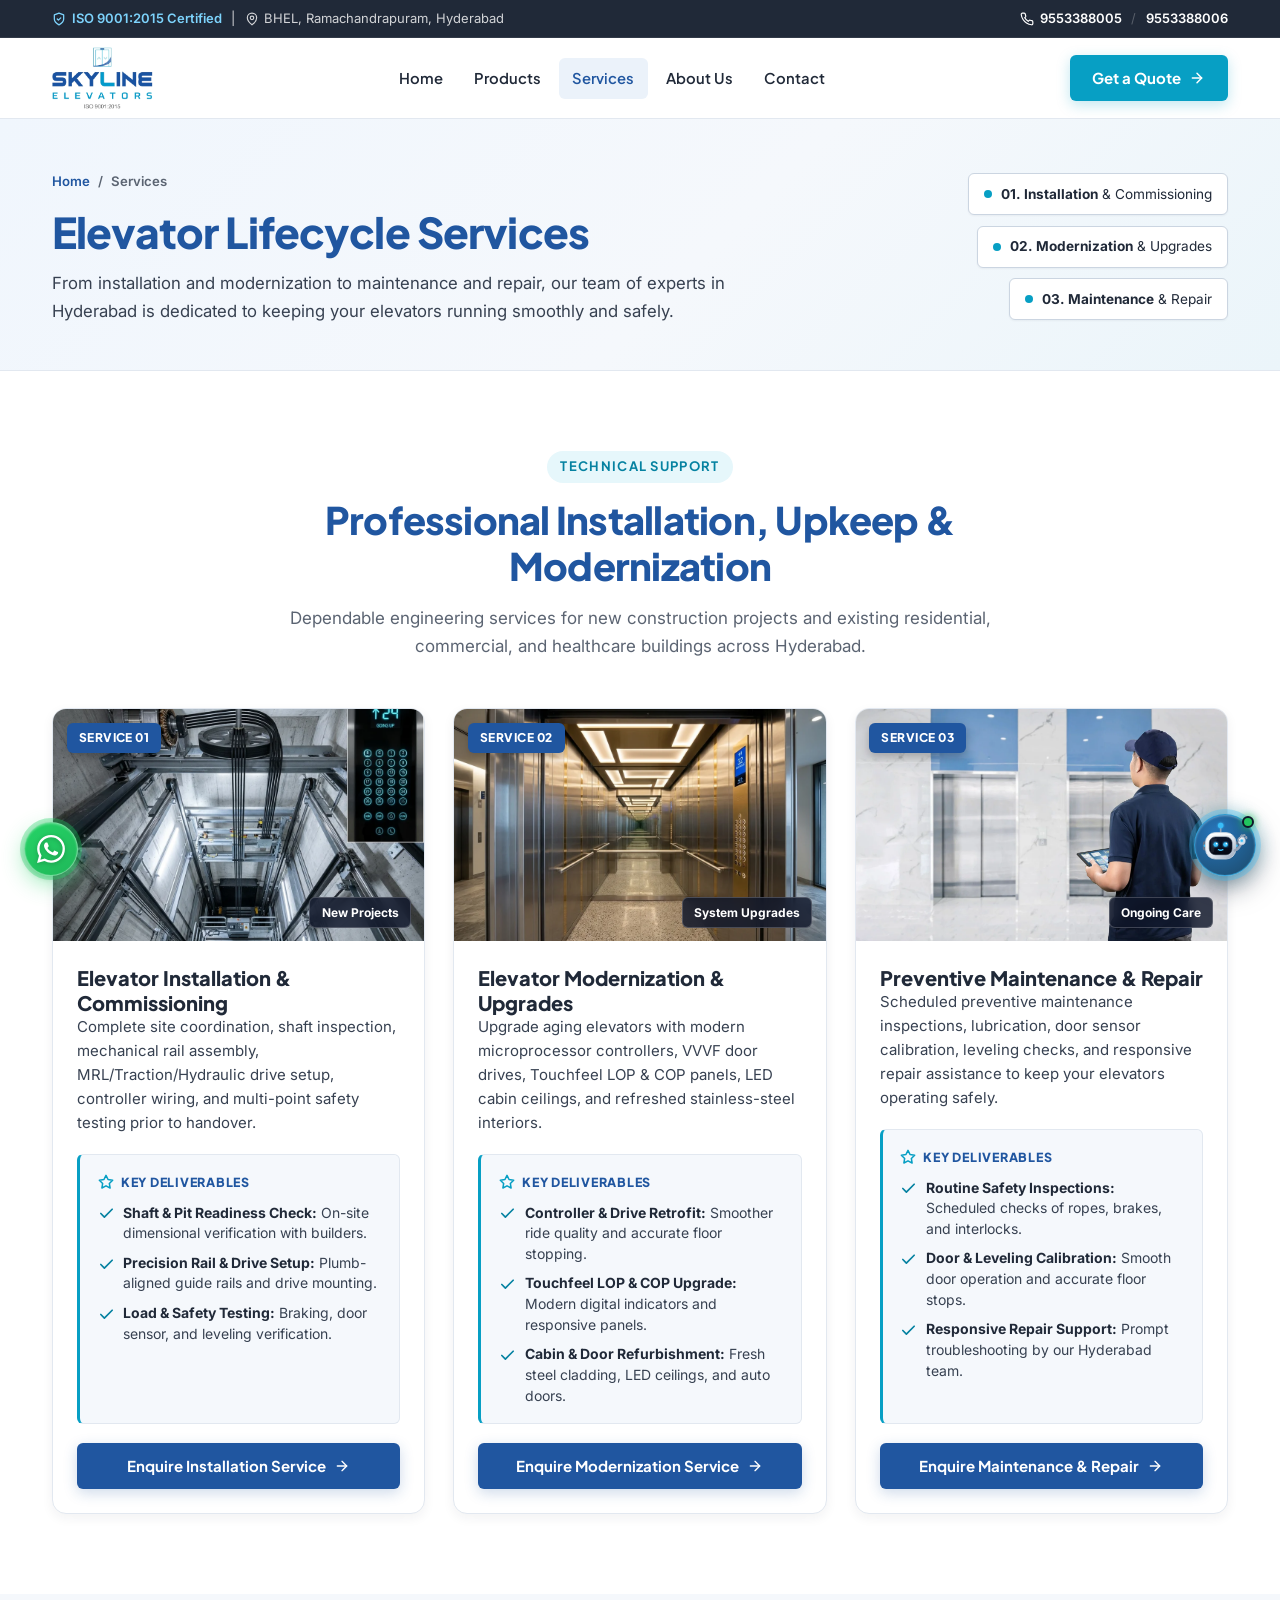
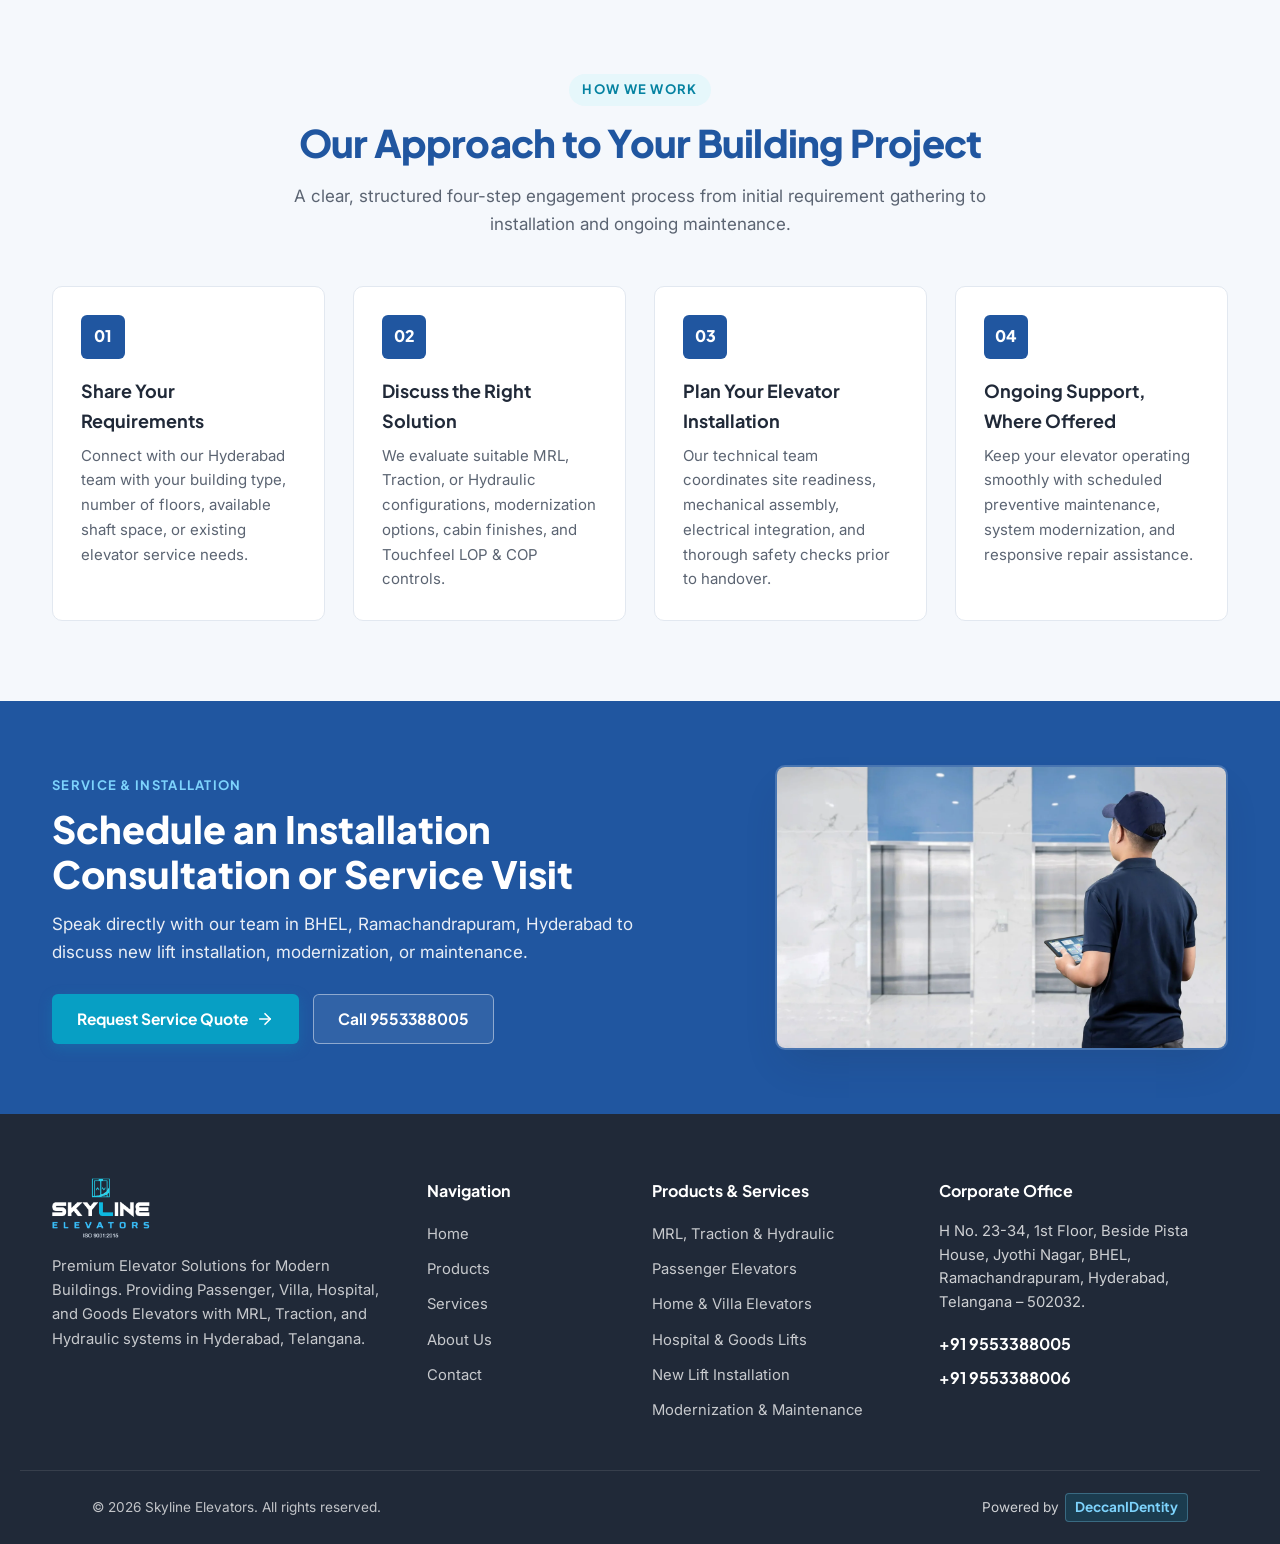
<file: services.html>
<!DOCTYPE html>
<html lang="en">
<head>
  <meta charset="UTF-8">
  <meta name="viewport" content="width=device-width, initial-scale=1.0">
  <title>Elevator Installation, Modernization &amp; Maintenance Services | Skyline Elevators</title>
  <meta name="description" content="Professional elevator installation, system modernization, preventive maintenance, and repair services by Skyline Elevators in Hyderabad.">
  <meta name="theme-color" content="#2056A0">

  <meta property="og:title" content="Elevator Installation, Modernization &amp; Maintenance Services | Skyline Elevators">
  <meta property="og:description" content="From installation and modernization to maintenance and repair, our team in Hyderabad keeps your elevators running smoothly and safely.">
  <meta property="og:type" content="website">
  <meta property="og:image" content="assets/images/about-elevator.webp">

  <link rel="icon" type="image/svg+xml" href="assets/icons/favicon.svg">
  <link rel="icon" type="image/png" href="assets/icons/favicon.png">
  <link rel="apple-touch-icon" href="assets/icons/favicon.png">

  <link rel="preconnect" href="https://fonts.googleapis.com">
  <link rel="preconnect" href="https://fonts.gstatic.com" crossorigin>
  <link href="https://fonts.googleapis.com/css2?family=Inter:wght@400;500;600;700&family=Plus+Jakarta+Sans:wght@600;700;800&display=swap" rel="stylesheet">
  <link rel="stylesheet" href="assets/css/styles.css">
</head>
<body>
  <a class="skip-link" href="#main-content">Skip to main content</a>

  <!-- Top Utility Bar -->
  <div class="utility-bar" role="region" aria-label="Company quick contact information">
    <div class="container utility-inner">
      <div class="utility-left">
        <span class="iso-pill">
          <svg width="14" height="14" viewBox="0 0 24 24" fill="none" stroke="currentColor" stroke-width="2.2" stroke-linecap="round" stroke-linejoin="round" aria-hidden="true">
            <path d="M12 22s8-4 8-10V5l-8-3-8 3v7c0 6 8 10 8 10z"/>
            <path d="m9 12 2 2 4-4"/>
          </svg>
          ISO 9001:2015 Certified
        </span>
        <span class="utility-divider" aria-hidden="true">|</span>
        <span class="utility-location">
          <svg width="14" height="14" viewBox="0 0 24 24" fill="none" stroke="currentColor" stroke-width="2" stroke-linecap="round" stroke-linejoin="round" aria-hidden="true">
            <path d="M20 10c0 6-8 12-8 12s-8-6-8-12a8 8 0 0 1 16 0Z"/>
            <circle cx="12" cy="10" r="3"/>
          </svg>
          BHEL, Ramachandrapuram, Hyderabad
        </span>
      </div>
      <div class="utility-right">
        <a href="tel:+919553388005" class="utility-phone">
          <svg width="14" height="14" viewBox="0 0 24 24" fill="none" stroke="currentColor" stroke-width="2" stroke-linecap="round" stroke-linejoin="round" aria-hidden="true">
            <path d="M22 16.92v3a2 2 0 0 1-2.18 2 19.79 19.79 0 0 1-8.63-3.07 19.5 19.5 0 0 1-6-6 19.79 19.79 0 0 1-3.07-8.67A2 2 0 0 1 4.11 2h3a2 2 0 0 1 2 1.72 12.84 12.84 0 0 0 .7 2.81 2 2 0 0 1-.45 2.11L8.09 9.91a16 16 0 0 0 6 6l1.27-1.27a2 2 0 0 1 2.11-.45 12.84 12.84 0 0 0 2.81.7A2 2 0 0 1 22 16.92z"/>
          </svg>
          9553388005
        </a>
        <span class="utility-divider" aria-hidden="true">/</span>
        <a href="tel:+919553388006" class="utility-phone">9553388006</a>
      </div>
    </div>
  </div>

  <!-- Header and Minimal Navigation -->
  <header class="site-header" id="site-header">
    <div class="container header-inner">
      <a href="index.html" class="brand-logo" aria-label="Skyline Elevators - Home">
        <img src="assets/images/skyline-logo.png" alt="Skyline Elevators ISO 9001:2015 Official Logo" width="164" height="100">
      </a>

      <nav class="primary-nav" id="primary-nav" aria-label="Main Navigation">
        <ul class="nav-list">
          <li><a href="index.html" class="nav-link">Home</a></li>
          <li><a href="products.html" class="nav-link">Products</a></li>
          <li><a href="services.html" class="nav-link active" aria-current="page">Services</a></li>
          <li><a href="about.html" class="nav-link">About Us</a></li>
          <li><a href="contact.html" class="nav-link">Contact</a></li>
        </ul>
        <div class="nav-mobile-cta">
          <a href="contact.html" class="btn btn-accent btn-block">Get a Quote</a>
          <div class="nav-mobile-phones">
            <a href="tel:+919553388005">Call 9553388005</a>
            <a href="tel:+919553388006">Call 9553388006</a>
          </div>
        </div>
      </nav>

      <div class="header-actions">
        <a href="contact.html" class="btn btn-accent header-cta">
          <span>Get a Quote</span>
          <svg width="16" height="16" viewBox="0 0 24 24" fill="none" stroke="currentColor" stroke-width="2.2" stroke-linecap="round" stroke-linejoin="round" aria-hidden="true">
            <path d="M5 12h14"/>
            <path d="m12 5 7 7-7 7"/>
          </svg>
        </a>
        <button
          type="button"
          class="menu-toggle"
          id="menu-toggle"
          aria-expanded="false"
          aria-controls="primary-nav"
          aria-label="Toggle navigation menu"
        >
          <span class="hamburger-box" aria-hidden="true">
            <span class="hamburger-line"></span>
            <span class="hamburger-line"></span>
            <span class="hamburger-line"></span>
          </span>
        </button>
      </div>
    </div>
  </header>

  <main id="main-content">
    <!-- Page Banner -->
    <section class="page-banner" aria-labelledby="page-heading">
      <div class="container page-banner-grid">
        <div class="page-banner-inner">
          <nav class="breadcrumb" aria-label="Breadcrumb">
            <a href="index.html">Home</a>
            <span aria-hidden="true">/</span>
            <span aria-current="page">Services</span>
          </nav>
          <h1 id="page-heading" class="page-banner-title">Elevator Lifecycle Services</h1>
          <p class="page-banner-lead">
            From installation and modernization to maintenance and repair, our team of experts in Hyderabad is dedicated to keeping your elevators running smoothly and safely.
          </p>
        </div>
        <div class="page-banner-badges" aria-label="Core service divisions">
          <a href="#services-grid" class="banner-system-pill">
            <span class="banner-pill-dot"></span>
            <span><strong>01. Installation</strong> &amp; Commissioning</span>
          </a>
          <a href="#services-grid" class="banner-system-pill">
            <span class="banner-pill-dot"></span>
            <span><strong>02. Modernization</strong> &amp; Upgrades</span>
          </a>
          <a href="#services-grid" class="banner-system-pill">
            <span class="banner-pill-dot"></span>
            <span><strong>03. Maintenance</strong> &amp; Repair</span>
          </a>
        </div>
      </div>
    </section>

    <!-- Core Services Grid -->
    <section class="section" id="services-grid" aria-labelledby="services-grid-heading">
      <div class="container">
        <div class="section-header reveal">
          <span class="section-eyebrow">Technical Support</span>
          <h2 id="services-grid-heading" class="section-title">Professional Installation, Upkeep &amp; Modernization</h2>
          <p class="section-subtitle">
            Dependable engineering services for new construction projects and existing residential, commercial, and healthcare buildings across Hyderabad.
          </p>
        </div>

        <div class="main-systems-grid">
          <!-- Service 1: New Elevator Installation -->
          <article class="system-flagship-card reveal">
            <div class="system-card-top">
              <div class="system-card-media">
                <img
                  src="assets/images/services/elevator-systems.webp"
                  alt="Precision elevator shaft guide rail and traction machine installation"
                  width="800"
                  height="520"
                  fetchpriority="high"
                >
                <span class="system-rank-badge">Service 01</span>
                <span class="system-type-tag">New Projects</span>
              </div>
            </div>
            <div class="system-card-body">
              <h3 class="system-card-title">Elevator Installation &amp; Commissioning</h3>
              <p class="system-card-desc">
                Complete site coordination, shaft inspection, mechanical rail assembly, MRL/Traction/Hydraulic drive setup, controller wiring, and multi-point safety testing prior to handover.
              </p>
              <div class="system-benefits-box">
                <p class="benefits-heading">
                  <svg width="16" height="16" viewBox="0 0 24 24" fill="none" stroke="currentColor" stroke-width="2.3" stroke-linecap="round" stroke-linejoin="round" aria-hidden="true">
                    <polygon points="12 2 15.09 8.26 22 9.27 17 14.14 18.18 21.02 12 17.77 5.82 21.02 7 14.14 2 9.27 8.91 8.26 12 2"/>
                  </svg>
                  Key Deliverables
                </p>
                <ul class="system-benefits-list">
                  <li>
                    <svg width="17" height="17" viewBox="0 0 24 24" fill="none" stroke="currentColor" stroke-width="2.4" stroke-linecap="round" stroke-linejoin="round" aria-hidden="true"><polyline points="20 6 9 17 4 12"/></svg>
                    <span><strong>Shaft &amp; Pit Readiness Check:</strong> On-site dimensional verification with builders.</span>
                  </li>
                  <li>
                    <svg width="17" height="17" viewBox="0 0 24 24" fill="none" stroke="currentColor" stroke-width="2.4" stroke-linecap="round" stroke-linejoin="round" aria-hidden="true"><polyline points="20 6 9 17 4 12"/></svg>
                    <span><strong>Precision Rail &amp; Drive Setup:</strong> Plumb-aligned guide rails and drive mounting.</span>
                  </li>
                  <li>
                    <svg width="17" height="17" viewBox="0 0 24 24" fill="none" stroke="currentColor" stroke-width="2.4" stroke-linecap="round" stroke-linejoin="round" aria-hidden="true"><polyline points="20 6 9 17 4 12"/></svg>
                    <span><strong>Load &amp; Safety Testing:</strong> Braking, door sensor, and leveling verification.</span>
                  </li>
                </ul>
              </div>
              <a href="contact.html?item=Elevator+Installation" class="btn btn-primary btn-block system-cta-btn">
                <span>Enquire Installation Service</span>
                <svg width="16" height="16" viewBox="0 0 24 24" fill="none" stroke="currentColor" stroke-width="2" stroke-linecap="round" stroke-linejoin="round" aria-hidden="true">
                  <path d="M5 12h14"/>
                  <path d="m12 5 7 7-7 7"/>
                </svg>
              </a>
            </div>
          </article>

          <!-- Service 2: Elevator Modernization -->
          <article class="system-flagship-card reveal">
            <div class="system-card-top">
              <div class="system-card-media">
                <img
                  src="assets/images/services/passenger-elevators.webp"
                  alt="Modernized elevator cabin interior with upgraded LED lighting and Touchfeel COP panel"
                  width="800"
                  height="520"
                  loading="lazy"
                >
                <span class="system-rank-badge">Service 02</span>
                <span class="system-type-tag">System Upgrades</span>
              </div>
            </div>
            <div class="system-card-body">
              <h3 class="system-card-title">Elevator Modernization &amp; Upgrades</h3>
              <p class="system-card-desc">
                Upgrade aging elevators with modern microprocessor controllers, VVVF door drives, Touchfeel LOP &amp; COP panels, LED cabin ceilings, and refreshed stainless-steel interiors.
              </p>
              <div class="system-benefits-box">
                <p class="benefits-heading">
                  <svg width="16" height="16" viewBox="0 0 24 24" fill="none" stroke="currentColor" stroke-width="2.3" stroke-linecap="round" stroke-linejoin="round" aria-hidden="true">
                    <polygon points="12 2 15.09 8.26 22 9.27 17 14.14 18.18 21.02 12 17.77 5.82 21.02 7 14.14 2 9.27 8.91 8.26 12 2"/>
                  </svg>
                  Key Deliverables
                </p>
                <ul class="system-benefits-list">
                  <li>
                    <svg width="17" height="17" viewBox="0 0 24 24" fill="none" stroke="currentColor" stroke-width="2.4" stroke-linecap="round" stroke-linejoin="round" aria-hidden="true"><polyline points="20 6 9 17 4 12"/></svg>
                    <span><strong>Controller &amp; Drive Retrofit:</strong> Smoother ride quality and accurate floor stopping.</span>
                  </li>
                  <li>
                    <svg width="17" height="17" viewBox="0 0 24 24" fill="none" stroke="currentColor" stroke-width="2.4" stroke-linecap="round" stroke-linejoin="round" aria-hidden="true"><polyline points="20 6 9 17 4 12"/></svg>
                    <span><strong>Touchfeel LOP &amp; COP Upgrade:</strong> Modern digital indicators and responsive panels.</span>
                  </li>
                  <li>
                    <svg width="17" height="17" viewBox="0 0 24 24" fill="none" stroke="currentColor" stroke-width="2.4" stroke-linecap="round" stroke-linejoin="round" aria-hidden="true"><polyline points="20 6 9 17 4 12"/></svg>
                    <span><strong>Cabin &amp; Door Refurbishment:</strong> Fresh steel cladding, LED ceilings, and auto doors.</span>
                  </li>
                </ul>
              </div>
              <a href="contact.html?item=Elevator+Modernization" class="btn btn-primary btn-block system-cta-btn">
                <span>Enquire Modernization Service</span>
                <svg width="16" height="16" viewBox="0 0 24 24" fill="none" stroke="currentColor" stroke-width="2" stroke-linecap="round" stroke-linejoin="round" aria-hidden="true">
                  <path d="M5 12h14"/>
                  <path d="m12 5 7 7-7 7"/>
                </svg>
              </a>
            </div>
          </article>

          <!-- Service 3: Preventive Maintenance & Repair -->
          <article class="system-flagship-card reveal">
            <div class="system-card-top">
              <div class="system-card-media">
                <img
                  src="assets/images/about-elevator.webp"
                  alt="Elevator technician performing routine preventive maintenance and diagnostics on passenger lifts"
                  width="800"
                  height="520"
                  loading="lazy"
                >
                <span class="system-rank-badge">Service 03</span>
                <span class="system-type-tag">Ongoing Care</span>
              </div>
            </div>
            <div class="system-card-body">
              <h3 class="system-card-title">Preventive Maintenance &amp; Repair</h3>
              <p class="system-card-desc">
                Scheduled preventive maintenance inspections, lubrication, door sensor calibration, leveling checks, and responsive repair assistance to keep your elevators operating safely.
              </p>
              <div class="system-benefits-box">
                <p class="benefits-heading">
                  <svg width="16" height="16" viewBox="0 0 24 24" fill="none" stroke="currentColor" stroke-width="2.3" stroke-linecap="round" stroke-linejoin="round" aria-hidden="true">
                    <polygon points="12 2 15.09 8.26 22 9.27 17 14.14 18.18 21.02 12 17.77 5.82 21.02 7 14.14 2 9.27 8.91 8.26 12 2"/>
                  </svg>
                  Key Deliverables
                </p>
                <ul class="system-benefits-list">
                  <li>
                    <svg width="17" height="17" viewBox="0 0 24 24" fill="none" stroke="currentColor" stroke-width="2.4" stroke-linecap="round" stroke-linejoin="round" aria-hidden="true"><polyline points="20 6 9 17 4 12"/></svg>
                    <span><strong>Routine Safety Inspections:</strong> Scheduled checks of ropes, brakes, and interlocks.</span>
                  </li>
                  <li>
                    <svg width="17" height="17" viewBox="0 0 24 24" fill="none" stroke="currentColor" stroke-width="2.4" stroke-linecap="round" stroke-linejoin="round" aria-hidden="true"><polyline points="20 6 9 17 4 12"/></svg>
                    <span><strong>Door &amp; Leveling Calibration:</strong> Smooth door operation and accurate floor stops.</span>
                  </li>
                  <li>
                    <svg width="17" height="17" viewBox="0 0 24 24" fill="none" stroke="currentColor" stroke-width="2.4" stroke-linecap="round" stroke-linejoin="round" aria-hidden="true"><polyline points="20 6 9 17 4 12"/></svg>
                    <span><strong>Responsive Repair Support:</strong> Prompt troubleshooting by our Hyderabad team.</span>
                  </li>
                </ul>
              </div>
              <a href="contact.html?item=Elevator+Maintenance+%26+Repair" class="btn btn-primary btn-block system-cta-btn">
                <span>Enquire Maintenance &amp; Repair</span>
                <svg width="16" height="16" viewBox="0 0 24 24" fill="none" stroke="currentColor" stroke-width="2" stroke-linecap="round" stroke-linejoin="round" aria-hidden="true">
                  <path d="M5 12h14"/>
                  <path d="m12 5 7 7-7 7"/>
                </svg>
              </a>
            </div>
          </article>
        </div>
      </div>
    </section>

    <!-- Our Approach (4-Step Process) -->
    <section class="section approach-section bg-alt" id="approach" aria-labelledby="approach-heading">
      <div class="container">
        <div class="section-header reveal">
          <span class="section-eyebrow">How We Work</span>
          <h2 id="approach-heading" class="section-title">Our Approach to Your Building Project</h2>
          <p class="section-subtitle">
            A clear, structured four-step engagement process from initial requirement gathering to installation and ongoing maintenance.
          </p>
        </div>

        <ol class="process-grid">
          <li class="process-step reveal" style="background-color: var(--color-surface);">
            <div class="process-number" aria-hidden="true">01</div>
            <h3 class="process-title">Share Your Requirements</h3>
            <p class="process-desc">
              Connect with our Hyderabad team with your building type, number of floors, available shaft space, or existing elevator service needs.
            </p>
          </li>

          <li class="process-step reveal" style="background-color: var(--color-surface);">
            <div class="process-number" aria-hidden="true">02</div>
            <h3 class="process-title">Discuss the Right Solution</h3>
            <p class="process-desc">
              We evaluate suitable MRL, Traction, or Hydraulic configurations, modernization options, cabin finishes, and Touchfeel LOP &amp; COP controls.
            </p>
          </li>

          <li class="process-step reveal" style="background-color: var(--color-surface);">
            <div class="process-number" aria-hidden="true">03</div>
            <h3 class="process-title">Plan Your Elevator Installation</h3>
            <p class="process-desc">
              Our technical team coordinates site readiness, mechanical assembly, electrical integration, and thorough safety checks prior to handover.
            </p>
          </li>

          <li class="process-step reveal" style="background-color: var(--color-surface);">
            <div class="process-number" aria-hidden="true">04</div>
            <h3 class="process-title">Ongoing Support, Where Offered</h3>
            <p class="process-desc">
              Keep your elevator operating smoothly with scheduled preventive maintenance, system modernization, and responsive repair assistance.
            </p>
          </li>
        </ol>
      </div>
    </section>

    <!-- Call-to-Action Banner -->
    <section class="cta-banner" aria-labelledby="cta-services-heading">
      <div class="container cta-banner-inner reveal">
        <div class="cta-banner-content">
          <span class="cta-eyebrow">Service &amp; Installation</span>
          <h2 id="cta-services-heading" class="cta-title">Schedule an Installation Consultation or Service Visit</h2>
          <p class="cta-text">
            Speak directly with our team in BHEL, Ramachandrapuram, Hyderabad to discuss new lift installation, modernization, or maintenance.
          </p>
          <div class="cta-actions">
            <a href="contact.html" class="btn btn-accent btn-lg">
              <span>Request Service Quote</span>
              <svg width="18" height="18" viewBox="0 0 24 24" fill="none" stroke="currentColor" stroke-width="2.2" stroke-linecap="round" stroke-linejoin="round" aria-hidden="true">
                <path d="M5 12h14"/>
                <path d="m12 5 7 7-7 7"/>
              </svg>
            </a>
            <a href="tel:+919553388005" class="btn btn-white-outline btn-lg">Call 9553388005</a>
          </div>
        </div>
        <div class="cta-banner-media">
          <img
            src="assets/images/about-elevator.webp"
            alt="Elevator technician inspecting passenger lift bank in a commercial building"
            width="640"
            height="480"
            loading="lazy"
          >
        </div>
      </div>
    </section>
  </main>

  <!-- Footer -->
  <footer class="site-footer">
    <div class="container footer-grid">
      <div class="footer-brand-col">
        <a href="index.html" class="footer-logo" aria-label="Skyline Elevators Home">
          <img src="assets/images/skyline-logo-white.png" alt="Skyline Elevators ISO 9001:2015 Logo" width="158" height="96" loading="lazy">
        </a>
        <p class="footer-desc">
          Premium Elevator Solutions for Modern Buildings. Providing Passenger, Villa, Hospital, and Goods Elevators with MRL, Traction, and Hydraulic systems in Hyderabad, Telangana.
        </p>
      </div>

      <div class="footer-links-col">
        <h3 class="footer-col-title">Navigation</h3>
        <ul class="footer-links">
          <li><a href="index.html">Home</a></li>
          <li><a href="products.html">Products</a></li>
          <li><a href="services.html">Services</a></li>
          <li><a href="about.html">About Us</a></li>
          <li><a href="contact.html">Contact</a></li>
        </ul>
      </div>

      <div class="footer-links-col">
        <h3 class="footer-col-title">Products &amp; Services</h3>
        <ul class="footer-links">
          <li><a href="products.html#main-systems">MRL, Traction &amp; Hydraulic</a></li>
          <li><a href="products.html#elevator-range">Passenger Elevators</a></li>
          <li><a href="products.html#elevator-range">Home &amp; Villa Elevators</a></li>
          <li><a href="products.html#elevator-range">Hospital &amp; Goods Lifts</a></li>
          <li><a href="services.html">New Lift Installation</a></li>
          <li><a href="services.html">Modernization &amp; Maintenance</a></li>
        </ul>
      </div>

      <div class="footer-contact-col">
        <h3 class="footer-col-title">Corporate Office</h3>
        <address class="footer-address">
          H No. 23-34, 1st Floor, Beside Pista House, Jyothi Nagar, BHEL, Ramachandrapuram, Hyderabad, Telangana – 502032.
        </address>
        <div class="footer-phones">
          <a href="tel:+919553388005" class="footer-phone-link">+91 9553388005</a>
          <a href="tel:+919553388006" class="footer-phone-link">+91 9553388006</a>
        </div>
      </div>
    </div>

    <div class="container footer-bottom">
      <p>&copy; <span id="current-year">2026</span> Skyline Elevators. All rights reserved.</p>
      <p class="footer-bottom-right">
        Powered by <a href="https://www.deccanidentity.com" target="_blank" rel="noopener noreferrer" class="powered-by-link">DeccanIDentity</a>
      </p>
    </div>
  </footer>

  <button type="button" id="back-to-top" class="back-to-top" aria-label="Scroll back to top" hidden>
    <svg width="20" height="20" viewBox="0 0 24 24" fill="none" stroke="currentColor" stroke-width="2.4" stroke-linecap="round" stroke-linejoin="round" aria-hidden="true">
      <path d="m18 15-6-6-6 6"/>
    </svg>
  </button>

  <script src="assets/js/main.js" defer></script>
</body>
</html>
</file>
<file: assets/css/styles.css>
/* ==========================================================================
   Skyline Elevators — Corporate Website Stylesheet
   Mobile-First, Responsive CSS3 with Custom Properties
   ========================================================================== */

:root {
  /* Brand Colors derived from Skyline Elevators Logo */
  --color-primary: #2056A0;
  --color-primary-dark: #163E75;
  --color-primary-light: #EBF2FA;
  --color-accent: #079FC4;
  --color-accent-dark: #0582A1;
  --color-accent-light: #E6F7FB;

  /* Neutrals */
  --color-ink: #202938;
  --color-text: #374151;
  --color-text-muted: #5B6472;
  --color-surface: #FFFFFF;
  --color-bg-alt: #F5F8FC;
  --color-border: #E2E8F0;
  --color-border-strong: #CBD5E1;

  /* Semantic Status */
  --color-error: #C81E1E;
  --color-error-bg: #FEF2F2;
  --color-success: #15803D;
  --color-success-bg: #F0FDF4;

  /* Typography */
  --font-heading: 'Plus Jakarta Sans', -apple-system, BlinkMacSystemFont, 'Segoe UI', Roboto, sans-serif;
  --font-body: 'Inter', -apple-system, BlinkMacSystemFont, 'Segoe UI', Roboto, sans-serif;

  /* Layout & Spacing */
  --container-max: 1240px;
  --header-height: 80px;
  --radius-sm: 6px;
  --radius-md: 10px;
  --radius-lg: 14px;

  /* Elevation Shadows */
  --shadow-xs: 0 1px 2px rgba(32, 41, 56, 0.05);
  --shadow-sm: 0 4px 12px rgba(32, 41, 56, 0.06);
  --shadow-md: 0 12px 28px -6px rgba(32, 41, 56, 0.1);
  --shadow-lg: 0 20px 40px -12px rgba(32, 41, 56, 0.16);

  /* Transitions */
  --ease-out: cubic-bezier(0.22, 1, 0.36, 1);
}

/* ==========================================================================
   Reset & Base
   ========================================================================== */
*,
*::before,
*::after {
  box-sizing: border-box;
  margin: 0;
  padding: 0;
}

html {
  scroll-behavior: smooth;
  scroll-padding-top: calc(var(--header-height) + 16px);
  -webkit-text-size-adjust: 100%;
  overflow-x: clip;
}

/* Cross-Document View Transitions for Multi-Page Static Navigation */
@media (prefers-reduced-motion: no-preference) {
  @view-transition {
    navigation: auto;
  }
}

body {
  font-family: var(--font-body);
  font-size: 1rem;
  line-height: 1.65;
  color: var(--color-text);
  background-color: var(--color-surface);
  overflow-x: clip;
  -webkit-font-smoothing: antialiased;
}

img,
svg {
  display: block;
  max-width: 100%;
  height: auto;
}

a {
  color: inherit;
  text-decoration: none;
  transition: color 0.2s ease, background-color 0.2s ease, border-color 0.2s ease, transform 0.2s ease;
}

ul,
ol {
  list-style: none;
}

button,
input,
select,
textarea {
  font: inherit;
  color: inherit;
}

address {
  font-style: normal;
}

/* Accessible Focus States */
:focus-visible {
  outline: 3px solid var(--color-accent);
  outline-offset: 2px;
}

/* Skip Link */
.skip-link {
  position: absolute;
  top: -100px;
  left: 1rem;
  z-index: 2000;
  padding: 0.75rem 1.25rem;
  background-color: var(--color-primary);
  color: var(--color-surface);
  font-weight: 600;
  border-radius: var(--radius-sm);
  box-shadow: var(--shadow-md);
}

.skip-link:focus {
  top: 1rem;
}

/* ==========================================================================
   Layout Primitives
   ========================================================================== */
.container {
  width: 100%;
  max-width: var(--container-max);
  margin-inline: auto;
  padding-inline: 1.25rem;
}

.section {
  padding-block: 4.25rem;
}

.bg-alt {
  background-color: var(--color-bg-alt);
}

.section-header {
  max-width: 740px;
  margin-inline: auto;
  margin-bottom: 3rem;
  text-align: center;
}

.section-eyebrow {
  display: inline-block;
  font-family: var(--font-heading);
  font-size: 0.8125rem;
  font-weight: 700;
  text-transform: uppercase;
  letter-spacing: 0.1em;
  color: var(--color-accent-dark);
  background-color: var(--color-accent-light);
  padding: 0.35rem 0.85rem;
  border-radius: 999px;
  margin-bottom: 0.85rem;
}

.section-title {
  font-family: var(--font-heading);
  font-size: clamp(1.75rem, 3.5vw, 2.375rem);
  font-weight: 800;
  line-height: 1.2;
  color: var(--color-primary);
  letter-spacing: -0.02em;
  margin-bottom: 1rem;
}

.section-subtitle {
  font-size: 1.0625rem;
  color: var(--color-text-muted);
  line-height: 1.65;
}

.section-lead {
  font-size: 1.125rem;
  color: var(--color-ink);
  font-weight: 500;
  margin-bottom: 1rem;
}

.body-text {
  color: var(--color-text);
  margin-bottom: 1rem;
}

/* ==========================================================================
   Buttons
   ========================================================================== */
.btn {
  display: inline-flex;
  align-items: center;
  justify-content: center;
  gap: 0.5rem;
  min-height: 46px;
  padding: 0.7rem 1.35rem;
  font-family: var(--font-heading);
  font-size: 0.9375rem;
  font-weight: 700;
  line-height: 1.2;
  border-radius: var(--radius-sm);
  border: 1.5px solid transparent;
  cursor: pointer;
  white-space: nowrap;
  transition: background-color 0.2s ease, color 0.2s ease, border-color 0.2s ease, box-shadow 0.2s ease, transform 0.15s ease;
}

.btn:active {
  transform: translateY(1px);
}

.btn-lg {
  min-height: 50px;
  padding: 0.8rem 1.5rem;
  font-size: 0.96875rem;
}

.btn-block {
  width: 100%;
}

.btn-accent {
  background-color: var(--color-accent);
  color: var(--color-surface);
  box-shadow: 0 4px 14px rgba(7, 159, 196, 0.25);
}

.btn-accent:hover {
  background-color: var(--color-accent-dark);
  box-shadow: 0 6px 18px rgba(7, 159, 196, 0.32);
}

.btn-primary {
  background-color: var(--color-primary);
  color: var(--color-surface);
  box-shadow: 0 4px 14px rgba(32, 86, 160, 0.22);
}

.btn-primary:hover {
  background-color: var(--color-primary-dark);
}

.btn-whatsapp {
  background: linear-gradient(145deg, #25D366 0%, #1DA851 100%);
  color: #FFFFFF;
  border-color: #1DA851;
  box-shadow: 0 4px 14px rgba(37, 211, 102, 0.28);
}

.btn-whatsapp:hover {
  background: linear-gradient(145deg, #20BA5A 0%, #178E43 100%);
  border-color: #178E43;
  box-shadow: 0 6px 18px rgba(37, 211, 102, 0.38);
}

.btn-outline-primary {
  background-color: transparent;
  color: var(--color-primary);
  border-color: var(--color-primary);
}

.btn-outline-primary:hover {
  background-color: var(--color-primary);
  color: var(--color-surface);
}

.btn-outline {
  background-color: transparent;
  color: var(--color-ink);
  border-color: var(--color-border-strong);
}

.btn-outline:hover {
  border-color: var(--color-primary);
  color: var(--color-primary);
}

.btn-ghost {
  background-color: var(--color-bg-alt);
  color: var(--color-ink);
  border-color: var(--color-border);
}

.btn-ghost:hover {
  background-color: var(--color-primary-light);
  color: var(--color-primary);
  border-color: var(--color-primary-light);
}

.btn-white-outline {
  background-color: rgba(255, 255, 255, 0.08);
  color: var(--color-surface);
  border-color: rgba(255, 255, 255, 0.45);
}

.btn-white-outline:hover {
  background-color: var(--color-surface);
  color: var(--color-primary);
  border-color: var(--color-surface);
}

/* ==========================================================================
   Top Utility Bar
   ========================================================================== */
.utility-bar {
  background-color: var(--color-ink);
  color: rgba(255, 255, 255, 0.9);
  font-size: 0.8125rem;
  padding-block: 0.5rem;
  border-bottom: 1px solid rgba(255, 255, 255, 0.08);
}

.utility-inner {
  display: flex;
  flex-wrap: wrap;
  align-items: center;
  justify-content: space-between;
  gap: 0.5rem 1rem;
}

.utility-left,
.utility-right {
  display: flex;
  align-items: center;
  gap: 0.6rem;
}

.iso-pill {
  display: inline-flex;
  align-items: center;
  gap: 0.35rem;
  font-weight: 600;
  color: #7DD3FC;
}

.utility-location,
.utility-left .utility-divider {
  display: none;
  align-items: center;
  gap: 0.35rem;
  color: rgba(255, 255, 255, 0.8);
}

.utility-divider {
  color: rgba(255, 255, 255, 0.25);
}

.utility-phone {
  display: inline-flex;
  align-items: center;
  gap: 0.35rem;
  font-weight: 600;
  color: var(--color-surface);
}

.utility-phone:hover {
  color: #7DD3FC;
}

/* ==========================================================================
   A. Header and Navigation
   ========================================================================== */
.site-header {
  position: sticky;
  top: 0;
  z-index: 1000;
  background-color: rgba(255, 255, 255, 0.97);
  backdrop-filter: blur(10px);
  border-bottom: 1px solid var(--color-border);
  transition: box-shadow 0.25s ease, background-color 0.25s ease;
}

.site-header.is-scrolled {
  box-shadow: var(--shadow-sm);
}

.header-inner {
  display: flex;
  align-items: center;
  justify-content: space-between;
  min-height: var(--header-height);
  gap: 1rem;
}

.brand-logo {
  display: inline-flex;
  align-items: center;
  gap: 0.75rem;
  flex-shrink: 0;
}

.brand-logo img {
  height: 50px;
  width: auto;
  object-fit: contain;
}

/* Page Hero Banner for Subpages (Products, Services, About, Contact) */
.page-banner {
  position: relative;
  background: linear-gradient(135deg, #F0F6FD 0%, var(--color-bg-alt) 55%, #EBF5FA 100%);
  padding-block: 3rem 2.75rem;
  border-bottom: 1px solid var(--color-border);
}

.page-banner-grid {
  display: grid;
  grid-template-columns: minmax(0, 1fr);
  gap: 1.5rem;
  align-items: center;
}

.page-banner-inner {
  max-width: 760px;
}

.breadcrumb {
  display: inline-flex;
  align-items: center;
  gap: 0.5rem;
  font-size: 0.825rem;
  font-weight: 600;
  color: var(--color-text-muted);
  margin-bottom: 0.85rem;
}

.breadcrumb a {
  color: var(--color-primary);
}

.breadcrumb a:hover {
  color: var(--color-accent);
}

.page-banner-title {
  font-family: var(--font-heading);
  font-size: clamp(1.85rem, 3.8vw, 2.65rem);
  font-weight: 800;
  line-height: 1.18;
  letter-spacing: -0.02em;
  color: var(--color-primary);
  margin-bottom: 0.85rem;
}

.page-banner-lead {
  font-size: 1.05rem;
  color: var(--color-text);
  line-height: 1.65;
}

.page-banner-badges {
  display: flex;
  flex-wrap: wrap;
  gap: 0.65rem;
}

.banner-system-pill {
  display: inline-flex;
  align-items: center;
  gap: 0.55rem;
  padding: 0.55rem 0.95rem;
  border-radius: var(--radius-sm);
  background-color: var(--color-surface);
  border: 1px solid var(--color-border-strong);
  font-size: 0.85rem;
  color: var(--color-ink);
  box-shadow: var(--shadow-xs);
  transition: border-color 0.2s ease, transform 0.2s ease, box-shadow 0.2s ease;
}

a.banner-system-pill:hover {
  border-color: var(--color-accent);
  transform: translateY(-2px);
  box-shadow: var(--shadow-sm);
}

.banner-pill-dot {
  width: 8px;
  height: 8px;
  border-radius: 50%;
  background-color: var(--color-accent);
  flex-shrink: 0;
}

/* ==========================================================================
   Main Elevator Systems Section (MRL, Traction, Hydraulic)
   ========================================================================== */
.main-systems-grid {
  display: grid;
  grid-template-columns: minmax(0, 1fr);
  gap: 1.75rem;
}

.system-flagship-card {
  display: flex;
  flex-direction: column;
  background-color: var(--color-surface);
  border: 1.5px solid var(--color-border);
  border-radius: var(--radius-lg);
  overflow: hidden;
  box-shadow: var(--shadow-sm);
  transition: transform 0.25s var(--ease-out), box-shadow 0.25s ease, border-color 0.25s ease;
}

.system-flagship-card:hover {
  transform: translateY(-5px);
  box-shadow: var(--shadow-lg);
  border-color: var(--color-primary);
}

.system-card-media {
  position: relative;
  aspect-ratio: 16 / 10;
  overflow: hidden;
  background-color: var(--color-ink);
}

.system-card-media img {
  width: 100%;
  height: 100%;
  object-fit: cover;
  transition: transform 0.45s var(--ease-out);
}

.system-flagship-card:hover .system-card-media img {
  transform: scale(1.04);
}

.system-rank-badge {
  position: absolute;
  top: 0.85rem;
  left: 0.85rem;
  padding: 0.32rem 0.75rem;
  font-family: var(--font-heading);
  font-size: 0.75rem;
  font-weight: 800;
  letter-spacing: 0.04em;
  text-transform: uppercase;
  color: #FFFFFF;
  background-color: var(--color-primary);
  border-radius: var(--radius-sm);
  box-shadow: 0 4px 10px rgba(0, 0, 0, 0.25);
}

.system-type-tag {
  position: absolute;
  bottom: 0.85rem;
  right: 0.85rem;
  padding: 0.28rem 0.7rem;
  font-size: 0.75rem;
  font-weight: 700;
  color: #FFFFFF;
  background-color: rgba(15, 23, 42, 0.82);
  backdrop-filter: blur(6px);
  border: 1px solid rgba(255, 255, 255, 0.2);
  border-radius: var(--radius-sm);
}

.system-card-body {
  display: flex;
  flex-direction: column;
  flex: 1;
  padding: 1.5rem;
}

.system-title-row {
  display: flex;
  align-items: center;
  gap: 0.85rem;
  margin-bottom: 0.85rem;
}

.system-icon-box {
  display: flex;
  align-items: center;
  justify-content: center;
  width: 46px;
  height: 46px;
  border-radius: var(--radius-sm);
  background-color: var(--color-primary-light);
  color: var(--color-primary);
  flex-shrink: 0;
}

.system-code {
  display: block;
  font-family: var(--font-heading);
  font-size: 0.72rem;
  font-weight: 800;
  letter-spacing: 0.08em;
  text-transform: uppercase;
  color: var(--color-accent-dark);
}

.system-card-title {
  font-family: var(--font-heading);
  font-size: 1.25rem;
  font-weight: 800;
  color: var(--color-ink);
  line-height: 1.25;
}

.system-card-desc {
  font-size: 0.9375rem;
  color: var(--color-text);
  line-height: 1.6;
  margin-bottom: 1.15rem;
}

.system-benefits-box {
  background-color: var(--color-bg-alt);
  border: 1px solid var(--color-border);
  border-left: 3.5px solid var(--color-accent);
  border-radius: var(--radius-sm);
  padding: 1rem 1.1rem;
  margin-bottom: 1.2rem;
  flex: 1;
}

.benefits-heading {
  display: inline-flex;
  align-items: center;
  gap: 0.45rem;
  font-family: var(--font-heading);
  font-size: 0.78rem;
  font-weight: 800;
  text-transform: uppercase;
  letter-spacing: 0.06em;
  color: var(--color-primary);
  margin-bottom: 0.65rem;
}

.benefits-heading svg {
  color: var(--color-accent);
}

.system-benefits-list {
  display: flex;
  flex-direction: column;
  gap: 0.55rem;
}

.system-benefits-list li {
  display: flex;
  align-items: flex-start;
  gap: 0.55rem;
  font-size: 0.875rem;
  line-height: 1.48;
  color: var(--color-text);
}

.system-benefits-list li strong {
  color: var(--color-ink);
}

.system-benefits-list svg {
  color: var(--color-accent-dark);
  flex-shrink: 0;
  margin-top: 0.18rem;
}

.system-best-for {
  display: flex;
  flex-wrap: wrap;
  align-items: center;
  gap: 0.4rem;
  margin-bottom: 1.25rem;
}

.best-for-label {
  font-size: 0.75rem;
  font-weight: 700;
  color: var(--color-text-muted);
  margin-right: 0.2rem;
}

.system-cta-btn {
  margin-top: auto;
}

/* Quick System Comparison Strip */
.systems-comparison-strip {
  margin-top: 2.5rem;
  padding: 1.65rem;
  border-radius: var(--radius-lg);
  background: linear-gradient(135deg, var(--color-primary) 0%, var(--color-primary-dark) 100%);
  color: #FFFFFF;
  box-shadow: var(--shadow-md);
}

.comparison-strip-header {
  margin-bottom: 1.25rem;
  padding-bottom: 1rem;
  border-bottom: 1px solid rgba(255, 255, 255, 0.16);
}

.comparison-strip-title {
  font-family: var(--font-heading);
  font-size: 1.2rem;
  font-weight: 800;
  color: #FFFFFF;
  margin-bottom: 0.25rem;
}

.comparison-strip-sub {
  font-size: 0.9rem;
  color: rgba(255, 255, 255, 0.84);
}

.comparison-strip-grid {
  display: grid;
  grid-template-columns: minmax(0, 1fr);
  gap: 1.15rem;
}

.comparison-strip-item {
  background-color: rgba(255, 255, 255, 0.08);
  border: 1px solid rgba(255, 255, 255, 0.16);
  border-radius: var(--radius-md);
  padding: 1.1rem 1.2rem;
}

.comparison-tag {
  display: inline-block;
  font-family: var(--font-heading);
  font-size: 0.78rem;
  font-weight: 800;
  text-transform: uppercase;
  letter-spacing: 0.05em;
  color: #7DD3FC;
  margin-bottom: 0.4rem;
}

.comparison-strip-item p {
  font-size: 0.9rem;
  line-height: 1.55;
  color: rgba(255, 255, 255, 0.92);
}

/* Home Page System Mini Cards */
.system-mini-card {
  display: flex;
  flex-direction: column;
}

.system-mini-header {
  display: flex;
  align-items: center;
  justify-content: space-between;
  margin-bottom: 1rem;
}

.system-mini-header .feature-icon {
  margin-bottom: 0;
}

.system-mini-pill {
  font-family: var(--font-heading);
  font-size: 0.75rem;
  font-weight: 700;
  padding: 0.25rem 0.65rem;
  border-radius: 999px;
  background-color: var(--color-accent-light);
  color: var(--color-accent-dark);
}

.mini-benefit-list {
  display: flex;
  flex-direction: column;
  gap: 0.4rem;
  margin-block: 0.9rem 1.15rem;
  padding-top: 0.85rem;
  border-top: 1px solid var(--color-border);
  flex: 1;
}

.mini-benefit-list li {
  position: relative;
  padding-left: 1.15rem;
  font-size: 0.85rem;
  font-weight: 600;
  color: var(--color-ink);
}

.mini-benefit-list li::before {
  content: '✓';
  position: absolute;
  left: 0;
  color: var(--color-accent-dark);
  font-weight: 800;
}

.system-mini-link {
  font-family: var(--font-heading);
  font-size: 0.875rem;
  font-weight: 700;
  color: var(--color-primary);
  margin-top: auto;
}

.system-mini-link:hover {
  color: var(--color-accent);
}

/* Home Division Split Cards (Products vs Services) */
.division-grid {
  display: grid;
  grid-template-columns: minmax(0, 1fr);
  gap: 2rem;
}

.division-card {
  display: flex;
  flex-direction: column;
  background-color: var(--color-surface);
  border: 1px solid var(--color-border);
  border-radius: var(--radius-lg);
  overflow: hidden;
  box-shadow: var(--shadow-sm);
  transition: transform 0.25s var(--ease-out), box-shadow 0.25s ease, border-color 0.25s ease;
}

.division-card:hover {
  transform: translateY(-4px);
  box-shadow: var(--shadow-md);
  border-color: var(--color-accent);
}

.division-media {
  position: relative;
  aspect-ratio: 16 / 9;
  overflow: hidden;
  background-color: var(--color-ink);
}

.division-media img {
  width: 100%;
  height: 100%;
  object-fit: cover;
}

.division-body {
  display: flex;
  flex-direction: column;
  flex-grow: 1;
  padding: 1.35rem;
}

.division-title {
  font-family: var(--font-heading);
  font-size: 1.45rem;
  font-weight: 800;
  color: var(--color-primary);
  margin-bottom: 0.65rem;
}

.division-text {
  color: var(--color-text);
  margin-bottom: 1.25rem;
}

.division-list {
  display: grid;
  grid-template-columns: minmax(0, 1fr);
  gap: 0.5rem;
  margin-bottom: 1.75rem;
  flex-grow: 1;
}

.division-list li {
  display: flex;
  align-items: center;
  gap: 0.55rem;
  font-size: 0.925rem;
  font-weight: 600;
  color: var(--color-ink);
}

.division-list svg {
  color: var(--color-accent);
  flex-shrink: 0;
}

/* Product Spec Pills inside Cards */
.service-specs {
  display: flex;
  flex-wrap: wrap;
  gap: 0.45rem;
  margin-bottom: 1.25rem;
}

.spec-chip {
  font-size: 0.75rem;
  font-weight: 600;
  padding: 0.25rem 0.6rem;
  border-radius: 4px;
  background-color: var(--color-bg-alt);
  color: var(--color-ink);
  border: 1px solid var(--color-border);
}

/* Mobile Menu Toggle */
.header-actions {
  display: flex;
  align-items: center;
  gap: 0.75rem;
}

.header-cta {
  display: none;
}

.menu-toggle {
  display: inline-flex;
  align-items: center;
  justify-content: center;
  width: 44px;
  height: 44px;
  background-color: var(--color-bg-alt);
  border: 1px solid var(--color-border);
  border-radius: var(--radius-sm);
  cursor: pointer;
}

.hamburger-box {
  display: flex;
  flex-direction: column;
  justify-content: space-between;
  width: 20px;
  height: 14px;
}

.hamburger-line {
  display: block;
  width: 100%;
  height: 2px;
  background-color: var(--color-ink);
  border-radius: 2px;
  transition: transform 0.25s ease, opacity 0.2s ease;
}

.menu-toggle[aria-expanded="true"] .hamburger-line:nth-child(1) {
  transform: translateY(6px) rotate(45deg);
}

.menu-toggle[aria-expanded="true"] .hamburger-line:nth-child(2) {
  opacity: 0;
}

.menu-toggle[aria-expanded="true"] .hamburger-line:nth-child(3) {
  transform: translateY(-6px) rotate(-45deg);
}

/* Mobile Navigation Drawer */
.primary-nav {
  position: fixed;
  top: calc(var(--header-height) + 33px);
  left: 0;
  right: 0;
  background-color: var(--color-surface);
  border-bottom: 1px solid var(--color-border);
  box-shadow: var(--shadow-lg);
  padding: 1.25rem;
  transform: translateY(-120%);
  opacity: 0;
  visibility: hidden;
  transition: transform 0.3s var(--ease-out), opacity 0.25s ease, visibility 0.25s ease;
}

.site-header.is-scrolled .primary-nav {
  top: var(--header-height);
}

.primary-nav.is-open {
  transform: translateY(0);
  opacity: 1;
  visibility: visible;
}

.nav-list {
  display: flex;
  flex-direction: column;
  gap: 0.25rem;
}

.nav-link {
  display: block;
  padding: 0.75rem 0.85rem;
  font-family: var(--font-heading);
  font-size: 0.95rem;
  font-weight: 600;
  color: var(--color-ink);
  border-radius: var(--radius-sm);
}

.nav-link:hover,
.nav-link.active {
  color: var(--color-primary);
  background-color: var(--color-primary-light);
}

.nav-mobile-cta {
  margin-top: 1rem;
  padding-top: 1rem;
  border-top: 1px solid var(--color-border);
}

.nav-mobile-phones {
  display: flex;
  justify-content: space-between;
  gap: 0.5rem;
  margin-top: 0.75rem;
  font-size: 0.85rem;
  font-weight: 600;
  color: var(--color-primary);
}

/* ==========================================================================
   B. Hero Section
   ========================================================================== */
.hero-section {
  position: relative;
  padding-block: 3rem 4rem;
  background: linear-gradient(180deg, var(--color-bg-alt) 0%, var(--color-surface) 100%);
  border-bottom: 1px solid var(--color-border);
}

.hero-grid {
  display: grid;
  grid-template-columns: minmax(0, 1fr);
  gap: 2.5rem;
  align-items: center;
}

.hero-badge {
  display: inline-flex;
  align-items: center;
  gap: 0.5rem;
  max-width: 100%;
  padding: 0.4rem 0.85rem;
  background-color: var(--color-surface);
  border: 1px solid var(--color-border);
  border-radius: 999px;
  font-size: 0.78rem;
  font-weight: 600;
  color: var(--color-primary);
  box-shadow: var(--shadow-xs);
  margin-bottom: 1.25rem;
}

.hero-badge-dot {
  width: 8px;
  height: 8px;
  border-radius: 50%;
  background-color: var(--color-accent);
  flex-shrink: 0;
}

.hero-title {
  font-family: var(--font-heading);
  font-size: clamp(1.85rem, 4.5vw, 3.25rem);
  font-weight: 800;
  line-height: 1.15;
  letter-spacing: -0.025em;
  color: var(--color-primary);
  margin-bottom: 1.15rem;
}

.hero-lead {
  font-size: clamp(1.02rem, 1.5vw, 1.15rem);
  color: var(--color-text);
  margin-bottom: 1.85rem;
  max-width: 60ch;
}

.hero-actions {
  display: flex;
  flex-direction: column;
  gap: 0.75rem;
  margin-bottom: 2.25rem;
}

.hero-actions .btn {
  width: 100%;
}

.hero-specs {
  display: grid;
  grid-template-columns: 1fr;
  gap: 0.85rem;
  padding-top: 1.5rem;
  border-top: 1px solid var(--color-border);
}

.hero-spec-item {
  background-color: var(--color-surface);
  padding: 0.75rem 1rem;
  border-radius: var(--radius-sm);
  border: 1px solid var(--color-border);
}

.hero-spec-item dt {
  font-size: 0.75rem;
  font-weight: 700;
  text-transform: uppercase;
  letter-spacing: 0.06em;
  color: var(--color-accent-dark);
  margin-bottom: 0.15rem;
}

.hero-spec-item dd {
  font-family: var(--font-heading);
  font-size: 0.9rem;
  font-weight: 700;
  color: var(--color-ink);
}

.hero-image-frame {
  position: relative;
  border-radius: var(--radius-lg);
  overflow: hidden;
  box-shadow: var(--shadow-lg);
  border: 1px solid var(--color-border);
  background-color: var(--color-ink);
}

.hero-img {
  width: 100%;
  aspect-ratio: 16 / 10;
  object-fit: cover;
}

.hero-floating-card {
  display: flex;
  align-items: center;
  gap: 0.85rem;
  padding: 1rem 1.25rem;
  background-color: var(--color-surface);
  border-top: 3px solid var(--color-accent);
}

.floating-icon {
  display: flex;
  align-items: center;
  justify-content: center;
  width: 44px;
  height: 44px;
  border-radius: var(--radius-sm);
  background-color: var(--color-primary-light);
  color: var(--color-primary);
  flex-shrink: 0;
}

.floating-title {
  font-family: var(--font-heading);
  font-size: 0.9375rem;
  font-weight: 700;
  color: var(--color-ink);
}

.floating-sub {
  font-size: 0.8125rem;
  color: var(--color-text-muted);
}

/* ==========================================================================
   C. About Skyline Elevators
   ========================================================================== */
.about-grid {
  display: grid;
  grid-template-columns: minmax(0, 1fr);
  gap: 2.75rem;
  align-items: center;
}

.about-checklist {
  display: flex;
  flex-direction: column;
  gap: 0.75rem;
  margin-block: 1.5rem 2rem;
}

.about-checklist li {
  display: flex;
  align-items: flex-start;
  gap: 0.65rem;
  font-size: 0.95rem;
  color: var(--color-ink);
}

.about-checklist svg {
  color: var(--color-accent);
  flex-shrink: 0;
  margin-top: 0.2rem;
}

.about-actions {
  display: flex;
  flex-wrap: wrap;
  gap: 0.85rem;
}

.about-image-stack {
  display: flex;
  flex-direction: column;
  gap: 1rem;
}

.about-main-figure {
  border-radius: var(--radius-lg);
  overflow: hidden;
  border: 1px solid var(--color-border);
  box-shadow: var(--shadow-md);
  background-color: var(--color-surface);
}

.about-img {
  width: 100%;
  aspect-ratio: 16 / 10;
  object-fit: cover;
}

.about-caption {
  padding: 0.85rem 1.15rem;
  font-size: 0.85rem;
  color: var(--color-text-muted);
  background-color: var(--color-bg-alt);
  border-top: 1px solid var(--color-border);
}

.about-office-badge {
  padding: 1.15rem 1.25rem;
  border-radius: var(--radius-md);
  background-color: var(--color-primary);
  color: var(--color-surface);
  box-shadow: var(--shadow-sm);
}

.office-badge-header {
  display: flex;
  align-items: center;
  justify-content: space-between;
  margin-bottom: 0.4rem;
}

.office-badge-tag {
  font-family: var(--font-heading);
  font-size: 0.75rem;
  font-weight: 700;
  text-transform: uppercase;
  letter-spacing: 0.08em;
  color: #7DD3FC;
}

.office-badge-city {
  font-size: 0.75rem;
  font-weight: 600;
  padding: 0.15rem 0.55rem;
  border-radius: 999px;
  background-color: rgba(255, 255, 255, 0.14);
}

.office-badge-address {
  font-size: 0.9rem;
  line-height: 1.5;
  color: rgba(255, 255, 255, 0.92);
}

/* ==========================================================================
   D. Products and Services Cards
   ========================================================================== */
.services-grid {
  display: grid;
  grid-template-columns: minmax(0, 1fr);
  gap: 1.5rem;
}

.service-card {
  display: flex;
  flex-direction: column;
  background-color: var(--color-surface);
  border-radius: var(--radius-md);
  border: 1px solid var(--color-border);
  overflow: hidden;
  box-shadow: var(--shadow-xs);
  transition: transform 0.25s var(--ease-out), box-shadow 0.25s ease, border-color 0.25s ease;
}

.service-card:hover {
  transform: translateY(-4px);
  box-shadow: var(--shadow-md);
  border-color: var(--color-accent);
}

.service-card-media {
  position: relative;
  overflow: hidden;
  aspect-ratio: 4 / 3;
  background-color: var(--color-ink);
}

.service-card-media img {
  width: 100%;
  height: 100%;
  object-fit: cover;
  transition: transform 0.45s var(--ease-out);
}

.service-card:hover .service-card-media img {
  transform: scale(1.04);
}

.service-tag {
  position: absolute;
  top: 0.85rem;
  left: 0.85rem;
  padding: 0.3rem 0.7rem;
  font-family: var(--font-heading);
  font-size: 0.75rem;
  font-weight: 700;
  color: var(--color-surface);
  background-color: rgba(32, 41, 56, 0.82);
  backdrop-filter: blur(4px);
  border-radius: var(--radius-sm);
}

.service-card-body {
  display: flex;
  flex-direction: column;
  flex-grow: 1;
  padding: 1.5rem;
}

.service-card-title {
  font-family: var(--font-heading);
  font-size: 1.2rem;
  font-weight: 700;
  color: var(--color-ink);
  margin-bottom: 0.65rem;
}

.service-card-text {
  font-size: 0.95rem;
  color: var(--color-text-muted);
  margin-bottom: 1.35rem;
  flex-grow: 1;
}

.service-enquire-btn {
  align-self: flex-start;
  margin-top: auto;
}

/* ==========================================================================
   E. Why Choose Skyline Elevators?
   ========================================================================== */
.features-grid {
  display: grid;
  grid-template-columns: minmax(0, 1fr);
  gap: 1.5rem;
}

.feature-card {
  padding: 1.75rem;
  background-color: var(--color-surface);
  border: 1px solid var(--color-border);
  border-radius: var(--radius-md);
  box-shadow: var(--shadow-xs);
  transition: border-color 0.25s ease, box-shadow 0.25s ease, transform 0.25s ease;
}

.feature-card:hover {
  border-color: var(--color-primary);
  box-shadow: var(--shadow-sm);
  transform: translateY(-3px);
}

.feature-icon {
  display: inline-flex;
  align-items: center;
  justify-content: center;
  width: 52px;
  height: 52px;
  border-radius: var(--radius-sm);
  background-color: var(--color-primary-light);
  color: var(--color-primary);
  margin-bottom: 1.15rem;
}

.feature-title {
  font-family: var(--font-heading);
  font-size: 1.125rem;
  font-weight: 700;
  color: var(--color-ink);
  margin-bottom: 0.5rem;
}

.feature-desc {
  font-size: 0.9375rem;
  color: var(--color-text-muted);
}

/* ==========================================================================
   F. Our Projects / Solutions Showcase
   ========================================================================== */
.projects-grid {
  display: grid;
  grid-template-columns: minmax(0, 1fr);
  gap: 1.5rem;
}

.project-card {
  border-radius: var(--radius-md);
  overflow: hidden;
  border: 1px solid var(--color-border);
  background-color: var(--color-ink);
  box-shadow: var(--shadow-xs);
}

.project-trigger {
  position: relative;
  display: block;
  width: 100%;
  border: none;
  background: none;
  padding: 0;
  text-align: left;
  cursor: pointer;
  overflow: hidden;
  aspect-ratio: 4 / 3;
}

.project-trigger img {
  width: 100%;
  height: 100%;
  object-fit: cover;
  transition: transform 0.45s var(--ease-out), opacity 0.3s ease;
}

.project-trigger:hover img {
  transform: scale(1.05);
}

.project-overlay {
  position: absolute;
  inset: 0;
  display: flex;
  flex-direction: column;
  justify-content: flex-end;
  padding: 1.35rem;
  background: linear-gradient(180deg, rgba(16, 24, 38, 0.05) 35%, rgba(16, 24, 38, 0.88) 100%);
  color: var(--color-surface);
}

.project-badge {
  align-self: flex-start;
  font-family: var(--font-heading);
  font-size: 0.72rem;
  font-weight: 700;
  text-transform: uppercase;
  letter-spacing: 0.06em;
  padding: 0.25rem 0.6rem;
  border-radius: 4px;
  background-color: var(--color-accent);
  color: var(--color-surface);
  margin-bottom: 0.45rem;
}

.project-title {
  font-family: var(--font-heading);
  font-size: 1.05rem;
  font-weight: 700;
  color: var(--color-surface);
  margin-bottom: 0.2rem;
}

.project-meta {
  font-size: 0.8125rem;
  color: rgba(255, 255, 255, 0.82);
}

/* Lightbox Modal (<dialog closedby="any">) */
.lightbox-dialog {
  margin: auto;
  width: min(92vw, 920px);
  border: 1px solid rgba(255, 255, 255, 0.15);
  border-radius: var(--radius-lg);
  background-color: var(--color-ink);
  color: var(--color-surface);
  padding: 0;
  box-shadow: var(--shadow-lg);
}

.lightbox-dialog::backdrop {
  background-color: rgba(15, 23, 42, 0.82);
  backdrop-filter: blur(4px);
}

.lightbox-inner {
  display: flex;
  flex-direction: column;
}

.lightbox-header {
  display: flex;
  align-items: flex-start;
  justify-content: space-between;
  gap: 1rem;
  padding: 1.15rem 1.35rem;
  border-bottom: 1px solid rgba(255, 255, 255, 0.1);
}

.lightbox-title {
  font-family: var(--font-heading);
  font-size: 1.05rem;
  font-weight: 700;
}

.lightbox-caption {
  font-size: 0.85rem;
  color: rgba(255, 255, 255, 0.78);
  margin-top: 0.2rem;
}

.lightbox-close {
  display: inline-flex;
  align-items: center;
  justify-content: center;
  width: 38px;
  height: 38px;
  border-radius: var(--radius-sm);
  border: 1px solid rgba(255, 255, 255, 0.2);
  background-color: rgba(255, 255, 255, 0.08);
  color: var(--color-surface);
  cursor: pointer;
}

.lightbox-close:hover {
  background-color: var(--color-accent);
  border-color: var(--color-accent);
}

.lightbox-body {
  padding: 1rem;
  background-color: #0F172A;
}

.lightbox-body img {
  width: 100%;
  max-height: 72vh;
  object-fit: contain;
  margin-inline: auto;
  border-radius: var(--radius-sm);
}

/* ==========================================================================
   G. Our Approach (Process Section)
   ========================================================================== */
.process-grid {
  display: grid;
  grid-template-columns: minmax(0, 1fr);
  gap: 1.5rem;
}

.process-step {
  position: relative;
  padding: 1.75rem;
  background-color: var(--color-bg-alt);
  border: 1px solid var(--color-border);
  border-radius: var(--radius-md);
}

.process-number {
  display: inline-flex;
  align-items: center;
  justify-content: center;
  width: 44px;
  height: 44px;
  border-radius: var(--radius-sm);
  background-color: var(--color-primary);
  color: var(--color-surface);
  font-family: var(--font-heading);
  font-size: 1rem;
  font-weight: 800;
  margin-bottom: 1.1rem;
}

.process-title {
  font-family: var(--font-heading);
  font-size: 1.125rem;
  font-weight: 700;
  color: var(--color-ink);
  margin-bottom: 0.5rem;
}

.process-desc {
  font-size: 0.9375rem;
  color: var(--color-text-muted);
}

/* ==========================================================================
   H. Call-to-Action Banner
   ========================================================================== */
.cta-banner {
  background-color: var(--color-primary);
  color: var(--color-surface);
  padding-block: 4rem;
}

.cta-banner-inner {
  display: grid;
  grid-template-columns: 1fr;
  gap: 2.25rem;
  align-items: center;
}

.cta-eyebrow {
  display: inline-block;
  font-family: var(--font-heading);
  font-size: 0.8125rem;
  font-weight: 700;
  text-transform: uppercase;
  letter-spacing: 0.1em;
  color: #7DD3FC;
  margin-bottom: 0.65rem;
}

.cta-title {
  font-family: var(--font-heading);
  font-size: clamp(1.75rem, 3.5vw, 2.35rem);
  font-weight: 800;
  line-height: 1.2;
  color: var(--color-surface);
  margin-bottom: 0.85rem;
}

.cta-text {
  font-size: 1.0625rem;
  color: rgba(255, 255, 255, 0.9);
  margin-bottom: 1.75rem;
  max-width: 54ch;
}

.cta-actions {
  display: flex;
  flex-wrap: wrap;
  gap: 0.85rem;
}

.cta-banner-media {
  border-radius: var(--radius-md);
  overflow: hidden;
  border: 2px solid rgba(255, 255, 255, 0.18);
  box-shadow: var(--shadow-lg);
}

.cta-banner-media img {
  width: 100%;
  aspect-ratio: 16 / 10;
  object-fit: cover;
}

/* ==========================================================================
   I. Contact Section & Form Alignment (:user-invalid / :user-valid)
   ========================================================================== */
.contact-quick-strip {
  display: grid;
  grid-template-columns: minmax(0, 1fr);
  gap: 1rem;
  margin-bottom: 2.25rem;
}

.quick-strip-card {
  display: flex;
  align-items: center;
  gap: 0.95rem;
  min-width: 0;
  padding: 1.15rem 1.25rem;
  background-color: var(--color-bg-alt);
  border: 1px solid var(--color-border);
  border-radius: var(--radius-md);
  transition: border-color 0.2s ease, box-shadow 0.2s ease, transform 0.2s ease;
}

.quick-strip-card > div:last-child {
  min-width: 0;
}

.quick-strip-card:hover {
  border-color: var(--color-accent);
  background-color: var(--color-surface);
  box-shadow: var(--shadow-xs);
  transform: translateY(-2px);
}

.quick-strip-icon {
  display: flex;
  align-items: center;
  justify-content: center;
  width: 46px;
  height: 46px;
  border-radius: var(--radius-sm);
  background-color: var(--color-primary-light);
  color: var(--color-primary);
  flex-shrink: 0;
}

.quick-strip-icon.is-whatsapp {
  background-color: rgba(37, 211, 102, 0.14);
  color: #1DA851;
}

.quick-strip-label {
  display: block;
  font-family: var(--font-heading);
  font-size: 0.75rem;
  font-weight: 700;
  text-transform: uppercase;
  letter-spacing: 0.06em;
  color: var(--color-text-muted);
  margin-bottom: 0.15rem;
}

.quick-strip-val {
  font-family: var(--font-heading);
  font-size: 0.95rem;
  font-weight: 700;
  color: var(--color-ink);
}

.quick-strip-val a:hover {
  color: var(--color-primary);
}

.contact-grid {
  display: grid;
  grid-template-columns: minmax(0, 1fr);
  gap: 2rem;
  align-items: stretch;
}

.contact-info-panel {
  display: flex;
  flex-direction: column;
  justify-content: space-between;
  min-width: 0;
  padding: 1.5rem;
  background-color: var(--color-bg-alt);
  border: 1px solid var(--color-border);
  border-radius: var(--radius-lg);
}

.contact-brand-header {
  display: flex;
  flex-wrap: wrap;
  align-items: center;
  gap: 1rem;
  padding-bottom: 1.35rem;
  margin-bottom: 1.35rem;
  border-bottom: 1px solid var(--color-border);
}

.contact-brand-header img {
  width: 108px;
  height: auto;
}

.contact-company-name {
  font-family: var(--font-heading);
  font-size: 1.25rem;
  font-weight: 800;
  color: var(--color-primary);
}

.contact-company-tag {
  font-size: 0.85rem;
  color: var(--color-text-muted);
}

.contact-detail-list {
  display: flex;
  flex-direction: column;
  gap: 1.35rem;
  margin-bottom: 1.75rem;
}

.contact-detail-item {
  display: flex;
  align-items: flex-start;
  gap: 0.9rem;
}

.contact-detail-icon {
  display: flex;
  align-items: center;
  justify-content: center;
  width: 44px;
  height: 44px;
  border-radius: var(--radius-sm);
  background-color: var(--color-surface);
  border: 1px solid var(--color-border);
  color: var(--color-primary);
  flex-shrink: 0;
}

.contact-detail-label {
  font-family: var(--font-heading);
  font-size: 0.82rem;
  font-weight: 700;
  text-transform: uppercase;
  letter-spacing: 0.05em;
  color: var(--color-text-muted);
  margin-bottom: 0.25rem;
}

.contact-address,
.contact-systems-summary {
  font-size: 0.9375rem;
  color: var(--color-ink);
  line-height: 1.6;
}

.contact-phones {
  display: flex;
  flex-wrap: wrap;
  gap: 0.6rem;
  margin-top: 0.35rem;
}

.phone-pill {
  display: inline-flex;
  align-items: center;
  gap: 0.25rem;
  padding: 0.5rem 0.9rem;
  background-color: var(--color-surface);
  border: 1px solid var(--color-border-strong);
  border-radius: var(--radius-sm);
  font-family: var(--font-heading);
  font-size: 0.9375rem;
  font-weight: 700;
  color: var(--color-primary);
}

.phone-pill:hover {
  background-color: var(--color-primary);
  border-color: var(--color-primary);
  color: var(--color-surface);
}

.phone-prefix {
  font-weight: 500;
  opacity: 0.75;
}

.map-destination-card {
  margin-top: auto;
  padding: 1.25rem;
  background-color: var(--color-surface);
  border: 1px solid var(--color-border);
  border-radius: var(--radius-md);
}

.map-card-top {
  display: flex;
  align-items: flex-start;
  gap: 0.85rem;
  margin-bottom: 1rem;
}

.map-pin-badge {
  display: flex;
  align-items: center;
  justify-content: center;
  width: 40px;
  height: 40px;
  border-radius: var(--radius-sm);
  background-color: var(--color-accent-light);
  color: var(--color-accent-dark);
  flex-shrink: 0;
}

.map-card-title {
  font-family: var(--font-heading);
  font-size: 0.95rem;
  font-weight: 700;
  color: var(--color-ink);
}

.map-card-note {
  font-size: 0.825rem;
  color: var(--color-text-muted);
  margin-top: 0.15rem;
}

/* Enquiry Form Panel — Strictly Aligned Grid & Fields */
.contact-form-panel {
  display: flex;
  flex-direction: column;
  min-width: 0;
  padding: 1.5rem;
  background-color: var(--color-surface);
  border: 1px solid var(--color-border);
  border-radius: var(--radius-lg);
  box-shadow: var(--shadow-sm);
}

.form-panel-header {
  margin-bottom: 1.35rem;
  padding-bottom: 1.15rem;
  border-bottom: 1px solid var(--color-border);
}

.form-panel-title {
  font-family: var(--font-heading);
  font-size: 1.4rem;
  font-weight: 800;
  color: var(--color-ink);
  margin-bottom: 0.3rem;
}

.form-panel-subtitle {
  font-size: 0.925rem;
  color: var(--color-text-muted);
}

.req-star {
  color: var(--color-error);
  font-weight: 700;
}

.optional-tag {
  font-size: 0.8rem;
  font-weight: 400;
  color: var(--color-text-muted);
}

.enquiry-form {
  display: flex;
  flex-direction: column;
  gap: 1.25rem;
  flex: 1;
}

.form-row {
  display: grid;
  grid-template-columns: minmax(0, 1fr);
  gap: 1.25rem;
  align-items: start;
}

.field {
  display: flex;
  flex-direction: column;
  width: 100%;
  min-width: 0;
}

.field-label-group {
  display: flex;
  flex-direction: column;
  justify-content: flex-end;
  margin-bottom: 0.45rem;
}

.field label {
  font-family: var(--font-heading);
  font-size: 0.9rem;
  font-weight: 700;
  color: var(--color-ink);
  line-height: 1.3;
  margin-bottom: 0.15rem;
}

.field-hint {
  display: block;
  font-size: 0.78rem;
  line-height: 1.35;
  color: var(--color-text-muted);
}

.field input,
.field select,
.field textarea {
  width: 100%;
  max-width: 100%;
  min-width: 0;
  height: 48px;
  min-height: 48px;
  padding: 0.65rem 0.95rem;
  background-color: var(--color-bg-alt);
  border: 1.5px solid var(--color-border-strong);
  border-radius: var(--radius-sm);
  font-size: 0.9375rem;
  color: var(--color-ink);
  text-overflow: ellipsis;
  transition: border-color 0.2s ease, background-color 0.2s ease, box-shadow 0.2s ease;
}

.field select {
  appearance: none;
  -webkit-appearance: none;
  padding-right: 2.5rem;
  background-image: url("data:image/svg+xml,%3Csvg xmlns='http://www.w3.org/2000/svg' width='16' height='16' viewBox='0 0 24 24' fill='none' stroke='%23202938' stroke-width='2.2' stroke-linecap='round' stroke-linejoin='round'%3E%3Cpath d='m6 9 6 6 6-6'/%3E%3C/svg%3E");
  background-repeat: no-repeat;
  background-position: right 0.85rem center;
  background-size: 16px;
}

.field textarea {
  height: auto;
  min-height: 124px;
  padding-block: 0.75rem;
  resize: vertical;
}

.field input:focus,
.field select:focus,
.field textarea:focus {
  background-color: var(--color-surface);
  border-color: var(--color-primary);
  box-shadow: 0 0 0 3px rgba(32, 86, 160, 0.12);
  outline: none;
}

.form-submit-actions {
  display: flex;
  flex-direction: column;
  gap: 0.75rem;
  margin-top: auto;
  padding-top: 0.35rem;
}

.form-submit-actions .btn {
  width: 100%;
}

.error-msg {
  display: none;
  color: var(--color-error);
  font-size: 0.8125rem;
  font-weight: 500;
  margin-top: 0.35rem;
}

/* Modern Web Guidance: :user-invalid & :user-valid with fallback classes */
.field input:user-invalid,
.field select:user-invalid,
.field textarea:user-invalid,
.field input.user-invalid-fallback,
.field select.user-invalid-fallback,
.field textarea.user-invalid-fallback {
  border-color: var(--color-error);
  background-color: var(--color-error-bg);
}

.field input:user-invalid + .error-msg,
.field select:user-invalid + .error-msg,
.field textarea:user-invalid + .error-msg,
.field input.user-invalid-fallback + .error-msg,
.field select.user-invalid-fallback + .error-msg,
.field textarea.user-invalid-fallback + .error-msg {
  display: block;
}

.field input:user-valid,
.field select:user-valid,
.field textarea:user-valid,
.field input.user-valid-fallback,
.field select.user-valid-fallback,
.field textarea.user-valid-fallback {
  border-color: var(--color-success);
  background-color: var(--color-surface);
}

/* Form Feedback Box */
.form-feedback {
  margin-top: 0.5rem;
  padding: 1.25rem;
  border-radius: var(--radius-md);
  border: 1px solid var(--color-border);
  background-color: var(--color-bg-alt);
}

.form-feedback.is-success {
  border-color: #86EFAC;
  background-color: var(--color-success-bg);
}

.form-feedback.is-error {
  border-color: #FCA5A5;
  background-color: var(--color-error-bg);
  color: var(--color-error);
}

.feedback-title {
  font-family: var(--font-heading);
  font-size: 1rem;
  font-weight: 700;
  color: var(--color-ink);
  margin-bottom: 0.35rem;
}

.feedback-summary {
  font-size: 0.85rem;
  color: var(--color-text);
  background-color: var(--color-surface);
  padding: 0.75rem;
  border-radius: var(--radius-sm);
  border: 1px solid var(--color-border);
  margin-block: 0.75rem;
  white-space: pre-wrap;
}

.feedback-actions {
  display: flex;
  flex-wrap: wrap;
  gap: 0.6rem;
}

/* ==========================================================================
   J. Footer
   ========================================================================== */
.site-footer {
  background-color: var(--color-ink);
  color: rgba(255, 255, 255, 0.85);
  padding-top: 4rem;
}

.footer-grid {
  display: grid;
  grid-template-columns: minmax(0, 1fr);
  gap: 2.25rem;
  padding-bottom: 3rem;
  border-bottom: 1px solid rgba(255, 255, 255, 0.1);
}

.footer-logo img {
  height: 60px;
  width: auto;
  margin-bottom: 1rem;
}

.footer-desc {
  font-size: 0.925rem;
  color: rgba(255, 255, 255, 0.75);
  margin-bottom: 1.15rem;
  max-width: 38ch;
}

.footer-col-title {
  font-family: var(--font-heading);
  font-size: 1rem;
  font-weight: 700;
  color: var(--color-surface);
  margin-bottom: 1rem;
}

.footer-links {
  display: flex;
  flex-direction: column;
  gap: 0.55rem;
}

.footer-links a {
  font-size: 0.925rem;
  color: rgba(255, 255, 255, 0.75);
}

.footer-links a:hover {
  color: #7DD3FC;
}

.footer-address {
  font-size: 0.925rem;
  color: rgba(255, 255, 255, 0.78);
  line-height: 1.6;
  margin-bottom: 1rem;
}

.footer-phones {
  display: flex;
  flex-direction: column;
  gap: 0.5rem;
}

.footer-phone-link {
  display: inline-flex;
  align-items: center;
  gap: 0.5rem;
  font-family: var(--font-heading);
  font-weight: 700;
  color: var(--color-surface);
}

.footer-phone-link:hover {
  color: #7DD3FC;
}

.footer-bottom {
  display: flex;
  flex-direction: column;
  gap: 0.65rem;
  padding-block: 1.35rem;
  padding-inline: 3.5rem;
  font-size: 0.85rem;
  color: rgba(255, 255, 255, 0.72);
}

.footer-bottom-right {
  display: flex;
  flex-wrap: wrap;
  align-items: center;
  justify-content: flex-end;
  gap: 0.4rem;
  align-self: flex-end;
  text-align: right;
  font-size: 0.85rem;
  color: rgba(255, 255, 255, 0.78);
}

.powered-by-link {
  display: inline-flex;
  align-items: center;
  gap: 0.25rem;
  font-family: var(--font-heading);
  font-weight: 700;
  color: #7DD3FC;
  padding: 0.15rem 0.55rem;
  border-radius: 4px;
  background-color: rgba(7, 159, 196, 0.16);
  border: 1px solid rgba(125, 211, 252, 0.3);
  transition: background-color 0.2s ease, color 0.2s ease, border-color 0.2s ease;
}

.powered-by-link:hover {
  background-color: var(--color-accent);
  color: var(--color-surface);
  border-color: var(--color-accent);
}

/* ==========================================================================
   K. Floating Left WhatsApp Widget & Right Draggable Animated AI Robot
   (Adapted from DemoApps / DemoSites Reference Architecture)
   ========================================================================== */

/* 1. Floating WhatsApp Action Button (Bottom-Left Corner) */
.floating-wa {
  position: fixed;
  bottom: 24px;
  left: 24px;
  right: auto;
  z-index: 999997;
  width: 54px;
  height: 54px;
  border-radius: 50%;
  background: linear-gradient(145deg, #25D366 0%, #1ea952 100%);
  color: #ffffff;
  display: flex;
  align-items: center;
  justify-content: center;
  box-shadow:
    0 8px 22px rgba(37, 211, 102, 0.44),
    0 2px 6px rgba(0, 0, 0, 0.22),
    inset 0 1px 2px rgba(255, 255, 255, 0.4);
  cursor: pointer;
  user-select: none;
  -webkit-user-select: none;
  touch-action: manipulation;
  border: 1.5px solid rgba(255, 255, 255, 0.55);
  transition: transform 0.22s cubic-bezier(0.34, 1.56, 0.64, 1), box-shadow 0.22s ease;
}

.floating-wa:hover {
  transform: scale(1.09) translateY(-2px);
  box-shadow:
    0 12px 26px rgba(37, 211, 102, 0.58),
    0 4px 10px rgba(0, 0, 0, 0.28),
    inset 0 1px 2px rgba(255, 255, 255, 0.5);
}

.floating-wa:active {
  transform: scale(0.95);
}

.floating-wa__pulse {
  position: absolute;
  inset: -5px;
  border-radius: 50%;
  background: rgba(37, 211, 102, 0.34);
  z-index: -1;
  animation: floating-wa-pulse 2.6s cubic-bezier(0.24, 0, 0.38, 1) infinite;
  pointer-events: none;
}

@keyframes floating-wa-pulse {
  0% {
    transform: scale(0.92);
    opacity: 0.85;
  }
  50% {
    transform: scale(1.28);
    opacity: 0;
  }
  100% {
    transform: scale(0.92);
    opacity: 0;
  }
}

.floating-wa__icon {
  width: 28px;
  height: 28px;
  fill: #ffffff;
  pointer-events: none;
  filter: drop-shadow(0 1px 2px rgba(0, 0, 0, 0.22));
}

.floating-wa__tooltip {
  position: absolute;
  top: 50%;
  left: calc(100% + 12px);
  right: auto;
  transform: translateY(-50%);
  background: rgba(15, 23, 42, 0.95);
  backdrop-filter: blur(10px);
  -webkit-backdrop-filter: blur(10px);
  color: #ffffff;
  padding: 6px 13px;
  border-radius: 9999px;
  font-family: var(--font-heading);
  font-size: 0.78rem;
  font-weight: 700;
  letter-spacing: 0.02em;
  white-space: nowrap;
  pointer-events: none;
  opacity: 0;
  visibility: hidden;
  transition: opacity 0.2s ease, transform 0.2s ease, visibility 0.2s ease;
  border: 1px solid rgba(37, 211, 102, 0.45);
  box-shadow: 0 6px 18px rgba(0, 0, 0, 0.35);
  display: flex;
  align-items: center;
  gap: 6px;
}

.floating-wa__tooltip-dot {
  width: 7px;
  height: 7px;
  border-radius: 50%;
  background: #25D366;
  box-shadow: 0 0 6px #25D366;
}

.floating-wa:hover .floating-wa__tooltip {
  opacity: 1;
  visibility: visible;
  transform: translateY(-50%) translateX(3px);
}

/* 2. Floating Action Button: Draggable Animated Robot Head with Waving Hand (Bottom-Right) */
.ask-ai-fab {
  position: fixed;
  bottom: 24px;
  right: 24px;
  left: auto;
  z-index: 999998;
  width: 62px;
  height: 62px;
  border-radius: 50%;
  background: radial-gradient(circle at 35% 30%, #2056A0 0%, #0f172a 100%);
  border: 1.5px solid rgba(56, 189, 248, 0.65);
  box-shadow:
    0 10px 28px rgba(15, 23, 42, 0.55),
    0 0 22px rgba(7, 159, 196, 0.4),
    inset 0 1px 2px rgba(255, 255, 255, 0.4);
  cursor: grab;
  display: flex;
  align-items: center;
  justify-content: center;
  padding: 0;
  transition: transform 0.26s cubic-bezier(0.34, 1.56, 0.64, 1), box-shadow 0.26s ease, border-color 0.2s ease;
  user-select: none;
  -webkit-user-select: none;
  touch-action: none;
}

.ask-ai-fab:hover {
  transform: scale(1.1) translateY(-3px);
  border-color: #38bdf8;
  box-shadow:
    0 16px 36px rgba(15, 23, 42, 0.65),
    0 0 32px rgba(56, 189, 248, 0.68),
    inset 0 1px 3px rgba(255, 255, 255, 0.6);
}

.ask-ai-fab.is-dragging {
  cursor: grabbing;
  transform: scale(1.08);
  transition: box-shadow 0.2s ease, border-color 0.2s ease;
  box-shadow:
    0 20px 44px rgba(15, 23, 42, 0.75),
    0 0 36px rgba(56, 189, 248, 0.8);
}

.ask-ai-fab__pulse {
  position: absolute;
  inset: -6px;
  border-radius: 50%;
  background: rgba(56, 189, 248, 0.3);
  z-index: -1;
  animation: ask-ai-pulse 2.8s cubic-bezier(0.24, 0, 0.38, 1) infinite;
  pointer-events: none;
}

@keyframes ask-ai-pulse {
  0% {
    transform: scale(0.92);
    opacity: 0.85;
  }
  50% {
    transform: scale(1.28);
    opacity: 0;
  }
  100% {
    transform: scale(0.92);
    opacity: 0;
  }
}

.ask-ai-fab__signal-dot {
  position: absolute;
  top: 1px;
  right: 1px;
  width: 12px;
  height: 12px;
  border-radius: 50%;
  background: #22c55e;
  border: 2px solid #0f172a;
  box-shadow: 0 0 8px #22c55e;
  z-index: 2;
  pointer-events: none;
}

.ask-ai-robo-character {
  display: flex;
  align-items: center;
  justify-content: center;
  position: relative;
  pointer-events: none;
  animation: robo-float-bob 3.4s ease-in-out infinite;
}

@keyframes robo-float-bob {
  0%, 100% {
    transform: translateY(0);
  }
  50% {
    transform: translateY(-2.5px);
  }
}

.ask-ai-robo-svg {
  width: 100%;
  height: 100%;
  overflow: visible;
  transition: transform 0.25s ease;
}

.ask-ai-fab:hover .ask-ai-robo-svg {
  transform: rotate(-4deg);
}

.ask-ai-robo-hand-assembly {
  transform-origin: 70px 58px;
  transition: transform 0.25s ease;
  animation: robo-idle-sway 2.8s ease-in-out infinite;
}

@keyframes robo-idle-sway {
  0%, 100% {
    transform: rotate(0deg);
  }
  50% {
    transform: rotate(8deg);
  }
}

.ask-ai-fab:hover .ask-ai-robo-hand-assembly {
  animation: robo-hii-wave 0.5s ease-in-out infinite !important;
}

@keyframes robo-hii-wave {
  0% {
    transform: rotate(0deg);
  }
  25% {
    transform: rotate(30deg);
  }
  50% {
    transform: rotate(-12deg);
  }
  75% {
    transform: rotate(26deg);
  }
  100% {
    transform: rotate(0deg);
  }
}

.ask-ai-eyes-happy {
  opacity: 0;
  transition: opacity 0.2s ease;
}

.ask-ai-eyes-normal {
  opacity: 1;
  transition: opacity 0.2s ease;
}

.ask-ai-cheeks {
  opacity: 0;
  transition: opacity 0.2s ease;
}

.ask-ai-fab:hover .ask-ai-eyes-happy,
.ask-ai-header__avatar .ask-ai-eyes-happy {
  opacity: 1;
}

.ask-ai-fab:hover .ask-ai-eyes-normal,
.ask-ai-header__avatar .ask-ai-eyes-normal {
  opacity: 0;
}

.ask-ai-fab:hover .ask-ai-cheeks,
.ask-ai-header__avatar .ask-ai-cheeks {
  opacity: 1;
}

.ask-ai-antenna-wave {
  opacity: 0;
  transform-origin: 42px 10px;
  animation: antenna-ping 2.4s cubic-bezier(0, 0, 0.2, 1) infinite;
}

.ask-ai-fab:hover .ask-ai-antenna-wave {
  animation: antenna-ping 0.95s cubic-bezier(0, 0, 0.2, 1) infinite;
}

@keyframes antenna-ping {
  0% {
    transform: scale(0.6);
    opacity: 0.85;
  }
  100% {
    transform: scale(2.1);
    opacity: 0;
  }
}

/* "Ask AI" Speech Bubble Tooltip */
.ask-ai-fab__tooltip {
  position: absolute;
  top: 50%;
  right: calc(100% + 14px);
  left: auto;
  transform: translateY(-50%) translateX(6px) scale(0.92);
  background: rgba(15, 23, 42, 0.96);
  backdrop-filter: blur(12px);
  -webkit-backdrop-filter: blur(12px);
  color: #ffffff;
  padding: 7px 14px;
  border-radius: 9999px;
  font-family: var(--font-heading);
  font-size: 0.8rem;
  font-weight: 700;
  letter-spacing: 0.02em;
  white-space: nowrap;
  pointer-events: none;
  opacity: 0;
  visibility: hidden;
  transition: opacity 0.22s cubic-bezier(0.16, 1, 0.3, 1), transform 0.22s cubic-bezier(0.16, 1, 0.3, 1), visibility 0.22s ease;
  border: 1.5px solid rgba(56, 189, 248, 0.45);
  box-shadow: 0 6px 20px rgba(0, 0, 0, 0.42), 0 0 14px rgba(56, 189, 248, 0.25);
  display: flex;
  align-items: center;
  gap: 7px;
  z-index: 10;
}

.ask-ai-fab__tooltip::after {
  content: '';
  position: absolute;
  top: 50%;
  left: 100%;
  transform: translateY(-50%);
  border-width: 5px 0 5px 6px;
  border-style: solid;
  border-color: transparent transparent transparent rgba(15, 23, 42, 0.96);
}

/* Flip tooltip to the right when robot is dragged to the left side of screen */
.ask-ai-fab.tooltip-right .ask-ai-fab__tooltip {
  right: auto;
  left: calc(100% + 14px);
}

.ask-ai-fab.tooltip-right .ask-ai-fab__tooltip::after {
  left: auto;
  right: 100%;
  border-width: 5px 6px 5px 0;
  border-color: transparent rgba(15, 23, 42, 0.96) transparent transparent;
}

.ask-ai-fab__tooltip-dot {
  width: 8px;
  height: 8px;
  border-radius: 50%;
  background: #22c55e;
  box-shadow: 0 0 8px #22c55e;
}

.ask-ai-fab__tooltip-text {
  font-weight: 700;
  color: #ffffff;
}

.ask-ai-fab__tooltip-badge {
  font-size: 0.7rem;
  background: rgba(56, 189, 248, 0.2);
  color: #38bdf8;
  padding: 2px 7px;
  border-radius: 9999px;
  border: 1px solid rgba(56, 189, 248, 0.4);
  font-weight: 600;
}

.ask-ai-fab:hover:not(.is-dragging) .ask-ai-fab__tooltip {
  opacity: 1;
  visibility: visible;
  transform: translateY(-50%) translateX(0) scale(1);
}

/* 3. Interactive AI Assistant Chatbot Modal */
.ask-ai-modal-overlay {
  position: fixed;
  inset: 0;
  background: rgba(15, 23, 42, 0.52);
  backdrop-filter: blur(4px);
  -webkit-backdrop-filter: blur(4px);
  z-index: 1000000;
  display: flex;
  align-items: flex-end;
  justify-content: flex-end;
  padding: 24px;
  opacity: 0;
  visibility: hidden;
  transition: opacity 0.25s ease, visibility 0.25s ease;
}

.ask-ai-modal-overlay.open {
  opacity: 1;
  visibility: visible;
}

.ask-ai-window {
  width: min(410px, calc(100vw - 32px));
  height: min(610px, calc(100vh - 48px));
  background: #0f172a;
  border: 1.5px solid rgba(56, 189, 248, 0.4);
  border-radius: 20px;
  box-shadow:
    0 24px 60px rgba(0, 0, 0, 0.72),
    0 0 30px rgba(7, 159, 196, 0.25);
  display: flex;
  flex-direction: column;
  overflow: hidden;
  transform: translateY(20px) scale(0.97);
  transition: transform 0.28s cubic-bezier(0.16, 1, 0.3, 1);
}

.ask-ai-modal-overlay.open .ask-ai-window {
  transform: translateY(0) scale(1);
}

.ask-ai-header {
  padding: 14px 18px;
  background: linear-gradient(135deg, rgba(32, 86, 160, 0.55) 0%, rgba(7, 159, 196, 0.22) 100%);
  border-bottom: 1px solid rgba(255, 255, 255, 0.1);
  display: flex;
  align-items: center;
  justify-content: space-between;
  flex-shrink: 0;
}

.ask-ai-header__brand {
  display: flex;
  align-items: center;
  gap: 10px;
}

.ask-ai-header__avatar {
  width: 38px;
  height: 38px;
  border-radius: 50%;
  background: linear-gradient(135deg, #2056A0 0%, #079FC4 100%);
  display: flex;
  align-items: center;
  justify-content: center;
  box-shadow: 0 2px 8px rgba(7, 159, 196, 0.45);
  border: 1px solid rgba(255, 255, 255, 0.35);
  flex-shrink: 0;
}

.ask-ai-header__info {
  display: flex;
  flex-direction: column;
}

.ask-ai-header__title {
  font-family: var(--font-heading);
  font-size: 0.95rem;
  font-weight: 800;
  color: #f8fafc;
  display: flex;
  align-items: center;
  gap: 6px;
}

.ask-ai-header__badge {
  font-size: 0.65rem;
  font-weight: 700;
  padding: 1px 7px;
  border-radius: 9999px;
  background: rgba(34, 197, 94, 0.2);
  color: #4ade80;
  border: 1px solid rgba(34, 197, 94, 0.35);
}

.ask-ai-header__sub {
  font-size: 0.72rem;
  color: #94a3b8;
}

.ask-ai-header__actions {
  display: flex;
  align-items: center;
  gap: 6px;
}

.ask-ai-sound-btn,
.ask-ai-header__close {
  width: 30px;
  height: 30px;
  border-radius: 50%;
  border: 1px solid rgba(255, 255, 255, 0.14);
  background: rgba(255, 255, 255, 0.06);
  color: #cbd5e1;
  display: flex;
  align-items: center;
  justify-content: center;
  cursor: pointer;
  font-size: 0.85rem;
  transition: all 0.2s ease;
}

.ask-ai-sound-btn:hover,
.ask-ai-header__close:hover {
  background: rgba(255, 255, 255, 0.16);
  color: #ffffff;
  border-color: rgba(255, 255, 255, 0.32);
}

.ask-ai-body {
  flex: 1;
  padding: 16px;
  overflow-y: auto;
  display: flex;
  flex-direction: column;
  gap: 12px;
  min-height: 0;
  scrollbar-width: thin;
  scrollbar-color: rgba(56, 189, 248, 0.35) transparent;
}

.ask-ai-msg {
  display: flex;
  gap: 10px;
  align-items: flex-start;
  max-width: 90%;
}

.ask-ai-msg.user {
  align-self: flex-end;
  flex-direction: row-reverse;
}

.ask-ai-msg.assistant {
  align-self: flex-start;
}

.ask-ai-msg__avatar {
  width: 28px;
  height: 28px;
  border-radius: 50%;
  background: linear-gradient(135deg, #2056A0 0%, #079FC4 100%);
  border: 1px solid rgba(255, 255, 255, 0.35);
  display: flex;
  align-items: center;
  justify-content: center;
  flex-shrink: 0;
  margin-top: 2px;
}

.ask-ai-msg__bubble {
  padding: 10px 14px;
  border-radius: 14px;
  font-size: 0.85rem;
  line-height: 1.52;
  word-break: break-word;
}

.ask-ai-msg.assistant .ask-ai-msg__bubble {
  background: rgba(255, 255, 255, 0.06);
  border: 1px solid rgba(255, 255, 255, 0.1);
  color: #e2e8f0;
  border-top-left-radius: 4px;
}

.ask-ai-msg.user .ask-ai-msg__bubble {
  background: linear-gradient(135deg, #079FC4 0%, #2056A0 100%);
  color: #ffffff;
  font-weight: 500;
  border-top-right-radius: 4px;
  box-shadow: 0 2px 10px rgba(7, 159, 196, 0.3);
}

.ask-ai-msg__links {
  margin-top: 9px;
  display: flex;
  flex-wrap: wrap;
  gap: 6px;
}

.ask-ai-msg__link-btn {
  display: inline-flex;
  align-items: center;
  gap: 5px;
  padding: 5px 11px;
  border-radius: 9999px;
  background: rgba(56, 189, 248, 0.15);
  border: 1px solid rgba(56, 189, 248, 0.4);
  color: #7dd3fc;
  font-family: var(--font-heading);
  font-size: 0.75rem;
  font-weight: 700;
  text-decoration: none;
  cursor: pointer;
  transition: all 0.18s ease;
}

.ask-ai-msg__link-btn:hover {
  background: rgba(56, 189, 248, 0.28);
  border-color: #7dd3fc;
  color: #ffffff;
  transform: translateY(-1px);
}

.ask-ai-msg__link-btn.is-wa {
  background: #25D366;
  border-color: #1ea952;
  color: #ffffff;
}

.ask-ai-msg__link-btn.is-wa:hover {
  background: #20ba5a;
}

.ask-ai-typing {
  display: inline-flex;
  align-items: center;
  gap: 4px;
  padding: 6px 10px;
}

.ask-ai-typing span {
  width: 6px;
  height: 6px;
  border-radius: 50%;
  background: #38bdf8;
  animation: ask-ai-typing-bounce 1.4s infinite ease-in-out both;
}

.ask-ai-typing span:nth-child(1) {
  animation-delay: -0.32s;
}

.ask-ai-typing span:nth-child(2) {
  animation-delay: -0.16s;
}

@keyframes ask-ai-typing-bounce {
  0%, 80%, 100% {
    transform: scale(0.6);
    opacity: 0.4;
  }
  40% {
    transform: scale(1.15);
    opacity: 1;
  }
}

.ask-ai-suggestions {
  padding: 0 16px 12px;
  display: flex;
  flex-wrap: wrap;
  gap: 6px;
  flex-shrink: 0;
}

.ask-ai-chip {
  background: rgba(255, 255, 255, 0.05);
  border: 1px solid rgba(255, 255, 255, 0.12);
  color: #cbd5e1;
  padding: 5px 10px;
  border-radius: 9999px;
  font-size: 0.72rem;
  font-weight: 600;
  cursor: pointer;
  transition: all 0.18s ease;
}

.ask-ai-chip:hover {
  background: rgba(7, 159, 196, 0.24);
  border-color: rgba(56, 189, 248, 0.5);
  color: #7dd3fc;
}

.ask-ai-footer {
  padding: 12px 14px;
  border-top: 1px solid rgba(255, 255, 255, 0.08);
  background: rgba(0, 0, 0, 0.25);
  display: flex;
  gap: 8px;
  align-items: center;
  flex-shrink: 0;
}

.ask-ai-input {
  flex: 1;
  background: rgba(255, 255, 255, 0.07);
  border: 1px solid rgba(255, 255, 255, 0.14);
  color: #ffffff;
  padding: 9px 14px;
  border-radius: 9999px;
  font-size: 0.85rem;
  outline: none;
  transition: border-color 0.2s ease, background 0.2s ease;
}

.ask-ai-input::placeholder {
  color: #94a3b8;
}

.ask-ai-input:focus {
  border-color: #38bdf8;
  background: rgba(255, 255, 255, 0.11);
}

.ask-ai-send-btn {
  width: 38px;
  height: 38px;
  border-radius: 50%;
  background: linear-gradient(135deg, #079FC4 0%, #2056A0 100%);
  border: none;
  color: #ffffff;
  display: flex;
  align-items: center;
  justify-content: center;
  cursor: pointer;
  transition: transform 0.18s ease, box-shadow 0.18s ease;
  flex-shrink: 0;
}

.ask-ai-send-btn:hover {
  transform: scale(1.06);
  box-shadow: 0 2px 10px rgba(56, 189, 248, 0.45);
}

/* ==========================================================================
   Back-to-Top & Scroll Reveal Animations
   ========================================================================== */
.back-to-top {
  position: fixed;
  right: 31px;
  bottom: 98px;
  z-index: 900;
  display: inline-flex;
  align-items: center;
  justify-content: center;
  width: 44px;
  height: 44px;
  border-radius: 50%;
  border: 1.5px solid rgba(255, 255, 255, 0.35);
  background-color: var(--color-primary);
  color: var(--color-surface);
  box-shadow: var(--shadow-md);
  cursor: pointer;
  transition: background-color 0.2s ease, transform 0.2s ease;
}

.back-to-top:hover {
  background-color: var(--color-accent);
  transform: translateY(-2px);
}

.back-to-top[hidden] {
  display: none;
}

/* Subtle Entrance Reveal */
.reveal {
  opacity: 0;
  transform: translateY(12px);
  transition: opacity 0.35s var(--ease-out), transform 0.35s var(--ease-out);
}

.reveal.is-visible,
.page-banner + .section .reveal {
  opacity: 1;
  transform: translateY(0);
}

/* 404 Error Page */
.error-page {
  min-height: 100vh;
  display: flex;
  flex-direction: column;
}

.error-main {
  flex: 1;
  display: flex;
  align-items: center;
  padding-block: 5rem;
  background-color: var(--color-bg-alt);
}

.error-container {
  max-width: 580px;
  text-align: center;
}

.error-title {
  font-family: var(--font-heading);
  font-size: clamp(2rem, 4vw, 2.75rem);
  font-weight: 800;
  color: var(--color-primary);
  margin-bottom: 1rem;
}

.error-description {
  color: var(--color-text-muted);
  margin-bottom: 2rem;
}

.error-cta-group {
  display: flex;
  flex-wrap: wrap;
  justify-content: center;
  gap: 0.85rem;
}

/* ==========================================================================
   Responsive Breakpoints (Mobile-First: 540px, 640px, 768px, 1024px, 1366px+)
   ========================================================================== */
@media (max-width: 767px) {
  .floating-wa {
    bottom: 16px;
    left: 16px;
    width: 48px;
    height: 48px;
  }

  .floating-wa__icon {
    width: 25px;
    height: 25px;
  }

  .floating-wa__tooltip,
  .ask-ai-fab__tooltip {
    display: none !important;
  }

  .ask-ai-fab {
    bottom: 16px;
    right: 16px;
    width: 54px;
    height: 54px;
  }

  .back-to-top {
    right: 21px;
    bottom: 82px;
    width: 40px;
    height: 40px;
  }

  .ask-ai-modal-overlay {
    padding: 0;
    align-items: flex-end;
  }

  .ask-ai-window {
    width: 100%;
    max-width: 100%;
    height: 82vh;
    border-bottom-left-radius: 0;
    border-bottom-right-radius: 0;
  }

  .footer-bottom {
    padding-inline: 1.25rem;
    padding-bottom: 4.5rem;
  }
}

@media (min-width: 480px) {
  .hero-actions {
    flex-direction: row;
    flex-wrap: wrap;
  }

  .hero-actions .btn {
    width: auto;
  }
}

@media (min-width: 540px) {
  .form-submit-actions {
    flex-direction: row;
  }

  .form-submit-actions .btn {
    flex: 1;
  }
}

@media (min-width: 640px) {
  .utility-location,
  .utility-left .utility-divider {
    display: inline-flex;
  }

  .hero-specs {
    grid-template-columns: repeat(3, 1fr);
  }

  .form-row {
    grid-template-columns: repeat(2, minmax(0, 1fr));
  }

  .field-label-group {
    min-height: 2.65rem;
  }
}

@media (min-width: 768px) {
  .container {
    padding-inline: 2rem;
  }

  .section {
    padding-block: 5rem;
  }

  .brand-logo img {
    height: 56px;
  }

  .header-cta {
    display: inline-flex;
  }

  .division-body,
  .contact-info-panel,
  .contact-form-panel {
    padding: 2rem;
  }

  .services-grid,
  .features-grid,
  .projects-grid,
  .process-grid,
  .division-grid,
  .main-systems-grid {
    grid-template-columns: repeat(2, minmax(0, 1fr));
    gap: 1.75rem;
  }

  .comparison-strip-grid,
  .contact-quick-strip {
    grid-template-columns: repeat(3, minmax(0, 1fr));
  }

  .division-list {
    grid-template-columns: repeat(2, minmax(0, 1fr));
  }

  .footer-grid {
    grid-template-columns: repeat(2, minmax(0, 1fr));
  }

  .footer-bottom {
    flex-direction: row;
    align-items: center;
    justify-content: space-between;
    padding-inline: 4.5rem;
  }

  .footer-bottom-right {
    align-self: auto;
  }
}

@media (min-width: 1024px) {
  .brand-logo img {
    height: 62px;
  }

  .menu-toggle,
  .nav-mobile-cta {
    display: none;
  }

  .primary-nav {
    position: static;
    transform: none;
    opacity: 1;
    visibility: visible;
    background: transparent;
    border: none;
    box-shadow: none;
    padding: 0;
  }

  .nav-list {
    flex-direction: row;
    align-items: center;
    gap: 0.25rem;
  }

  .nav-link {
    padding: 0.5rem 0.85rem;
    font-size: 0.925rem;
  }

  .page-banner-grid {
    grid-template-columns: 1.3fr 0.7fr;
    gap: 2.5rem;
  }

  .page-banner-badges {
    justify-content: flex-end;
  }

  .hero-section {
    padding-block: 4.25rem 5rem;
  }

  .hero-grid {
    grid-template-columns: 1.08fr 0.92fr;
    gap: 3rem;
  }

  .about-grid {
    grid-template-columns: 1.05fr 0.95fr;
    gap: 3rem;
  }

  .services-grid,
  .features-grid,
  .projects-grid,
  .main-systems-grid {
    grid-template-columns: repeat(3, minmax(0, 1fr));
  }

  .process-grid {
    grid-template-columns: repeat(4, minmax(0, 1fr));
  }

  .cta-banner-inner {
    grid-template-columns: 1.2fr 0.8fr;
    gap: 2.75rem;
  }

  .contact-grid {
    grid-template-columns: 0.92fr 1.08fr;
    gap: 2.25rem;
    align-items: stretch;
  }

  .footer-grid {
    grid-template-columns: 1.35fr 0.75fr 1fr 1.15fr;
    gap: 2.25rem;
  }
}

@media (min-width: 1366px) {
  :root {
    --container-max: 1280px;
  }

  .section {
    padding-block: 5.5rem;
  }

  .hero-grid,
  .about-grid {
    gap: 3.75rem;
  }

  .services-grid,
  .main-systems-grid {
    gap: 2rem;
  }
}

/* Reduced Motion Accessibility Support */
@media (prefers-reduced-motion: reduce) {
  html {
    scroll-behavior: auto;
  }

  *,
  *::before,
  *::after {
    animation-duration: 0.01ms !important;
    animation-iteration-count: 1 !important;
    transition-duration: 0.01ms !important;
  }

  .reveal {
    opacity: 1;
    transform: none;
  }
}
</file>
